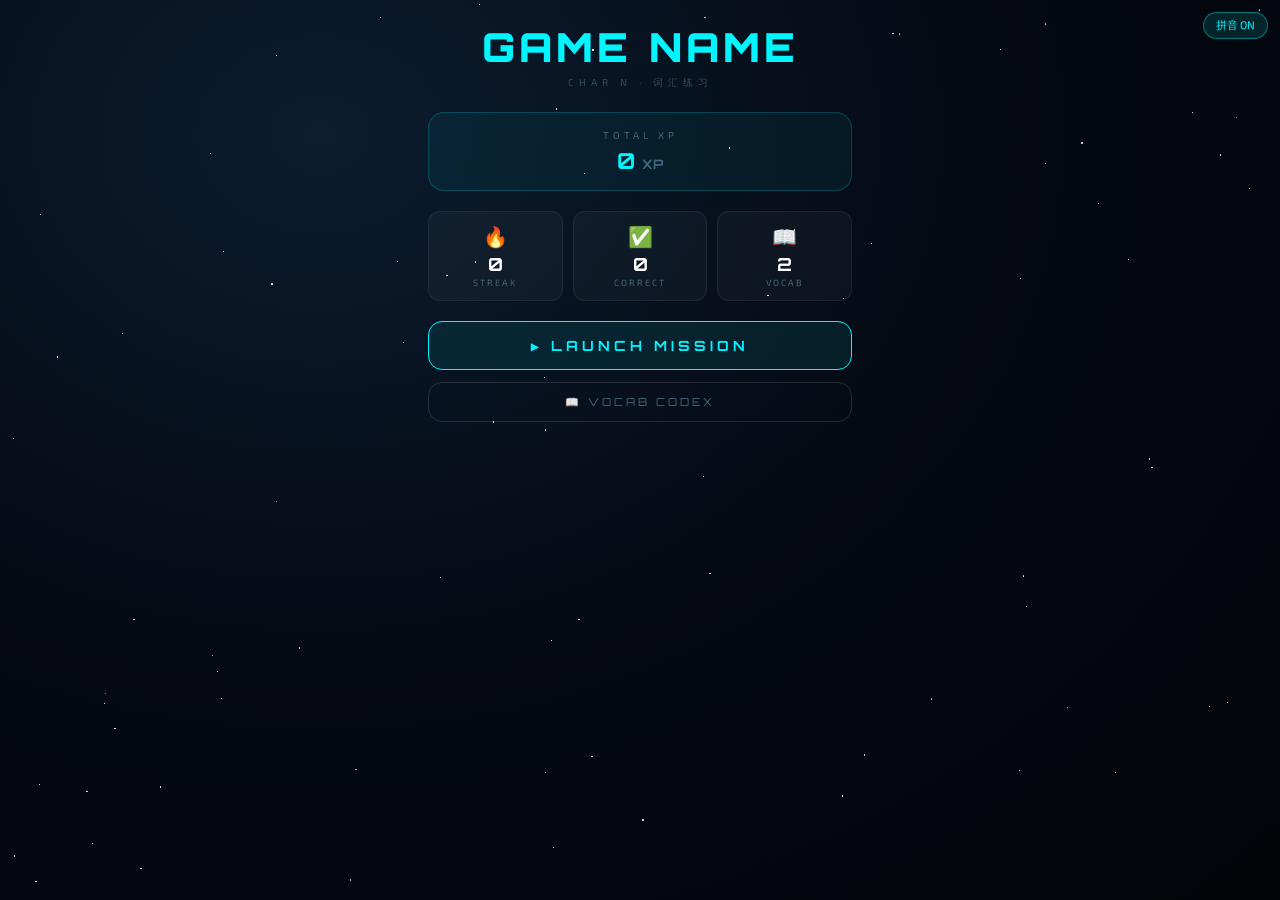
<file: _template.html>
<!DOCTYPE html>
<html lang="en">
<head>
<meta charset="UTF-8"/>
<meta name="viewport" content="width=device-width, initial-scale=1.0"/>
<meta name="color-scheme" content="dark"/>
<title>GAME NAME – Char N</title>
<style>
@import url('https://fonts.googleapis.com/css2?family=Orbitron:wght@700;900&family=Exo+2:wght@400;600&display=swap');
*{box-sizing:border-box;margin:0;padding:0}
body{min-height:100vh;background:radial-gradient(ellipse at 25% 15%,#0b1d30,#050912 50%,#020408);color:#fff;font-family:'Exo 2',sans-serif;overflow-x:hidden}
.star{position:fixed;border-radius:50%;background:#fff;pointer-events:none;animation:tw var(--d) var(--dl) ease-in-out infinite}
@keyframes tw{0%,100%{opacity:.1}50%{opacity:.8}}
@keyframes glow{0%,100%{text-shadow:0 0 10px currentColor}50%{text-shadow:0 0 28px currentColor,0 0 52px currentColor}}
@keyframes slideIn{from{opacity:0;transform:translateY(14px)}to{opacity:1;transform:translateY(0)}}
@keyframes pop{0%{transform:scale(.7);opacity:0}70%{transform:scale(1.08)}100%{transform:scale(1);opacity:1}}
@keyframes shake{0%,100%{transform:none}25%{transform:translateX(-6px)}75%{transform:translateX(6px)}}
@keyframes floatUp{0%{opacity:1;transform:translateY(0)}100%{opacity:0;transform:translateY(-70px)}}

/* ── pinyin toggle ── */
#pinyin-btn{position:fixed;top:12px;right:12px;z-index:300;padding:5px 12px;border:1px solid rgba(0,245,255,.4);border-radius:20px;background:rgba(0,245,255,.12);color:#00f5ff;font-family:'Exo 2',sans-serif;font-size:11px;cursor:pointer}

/* ── screens ── */
.screen{display:none;padding:22px 18px 48px;max-width:460px;margin:0 auto}
.screen.active{display:block;animation:slideIn .4s ease}

/* ── home ── */
#title{font-family:'Orbitron',monospace;font-size:clamp(26px,7vw,40px);font-weight:900;color:#00f5ff;letter-spacing:4px;text-align:center;animation:glow 3s ease-in-out infinite;margin-bottom:4px}
#sub{text-align:center;font-size:10px;color:#334d5c;letter-spacing:5px;margin-bottom:22px}
#xp-panel{background:rgba(0,245,255,.05);border:1px solid rgba(0,245,255,.2);border-radius:16px;padding:16px 20px;text-align:center;margin-bottom:20px}
#xp-val{font-family:'Orbitron',monospace;font-size:22px;font-weight:700;color:#00f5ff}
.stat-row{display:flex;gap:10px;margin-bottom:20px}
.stat{flex:1;background:rgba(255,255,255,.03);border:1px solid rgba(255,255,255,.07);border-radius:12px;padding:12px 6px;text-align:center}
.stat-icon{font-size:20px;margin-bottom:4px}
.stat-num{font-family:'Orbitron',monospace;font-size:18px;font-weight:700}
.stat-lbl{font-size:9px;color:#44667a;letter-spacing:2px;margin-top:2px}
.btn-primary{display:block;width:100%;padding:15px;background:rgba(0,245,255,.08);border:1.5px solid #00f5ff;border-radius:14px;color:#00f5ff;font-family:'Orbitron',monospace;font-size:14px;font-weight:700;letter-spacing:4px;cursor:pointer;margin-bottom:12px;text-align:center}
.btn-secondary{display:block;width:100%;padding:12px;background:transparent;border:1px solid rgba(255,255,255,.12);border-radius:14px;color:#44667a;font-family:'Orbitron',monospace;font-size:11px;letter-spacing:3px;cursor:pointer;text-align:center}

/* ── codex ── */
#codex-list{display:flex;flex-direction:column;gap:8px}
.cx-card{background:rgba(255,255,255,.03);border:1px solid rgba(255,255,255,.08);border-radius:12px;padding:12px 14px;display:flex;align-items:center;gap:14px}
.cx-char{font-family:serif;font-size:22px;color:#fff;min-width:90px;line-height:1.4}
.cx-py{font-size:11px;color:#00cfff;margin-bottom:2px}
.cx-en{font-size:11px;color:#44667a}
.back-btn{display:flex;align-items:center;gap:10px;margin-bottom:18px;cursor:pointer;color:#44667a}
.back-arrow{font-size:22px}
.back-label{font-family:'Orbitron',monospace;font-size:13px;letter-spacing:3px}

/* ── floater (xp/star pop feedback) ── */
.floater{position:fixed;font-size:24px;pointer-events:none;animation:floatUp 1.1s ease-out forwards}

/* ══════════════════════════════════════════════════════════════════════════
   GAME-SPECIFIC CSS — add screens/components for this game below this line
   ══════════════════════════════════════════════════════════════════════════ */

</style>
</head>
<body>

<button id="pinyin-btn" onclick="togglePinyin()">拼音 ON</button>

<!-- HOME -->
<div id="home" class="screen active">
  <div id="title">GAME NAME</div>
  <div id="sub">CHAR N · 词汇练习</div>
  <div id="xp-panel">
    <div style="font-size:10px;color:#44667a;letter-spacing:4px;margin-bottom:6px">TOTAL XP</div>
    <div id="xp-val">0 <span style="font-size:13px;color:#44667a">XP</span></div>
  </div>
  <div class="stat-row">
    <div class="stat"><div class="stat-icon">🔥</div><div class="stat-num" id="st-streak">0</div><div class="stat-lbl">STREAK</div></div>
    <div class="stat"><div class="stat-icon">✅</div><div class="stat-num" id="st-correct">0</div><div class="stat-lbl">CORRECT</div></div>
    <div class="stat"><div class="stat-icon">📖</div><div class="stat-num" id="st-vocab">0</div><div class="stat-lbl">VOCAB</div></div>
  </div>
  <button class="btn-primary" onclick="startGame()">▶ LAUNCH MISSION</button>
  <button class="btn-secondary" onclick="showCodex()">📖 VOCAB CODEX</button>
</div>

<!-- CODEX -->
<div id="codex" class="screen">
  <div class="back-btn" onclick="showScreen('home')">
    <span class="back-arrow">←</span>
    <span class="back-label" style="color:#00f5ff">VOCAB CODEX</span>
    <span style="margin-left:auto;font-size:11px;color:#44667a" id="codex-tag"></span>
  </div>
  <div id="codex-list"></div>
</div>

<!-- ══════════════════════════════════════════════════════════════════════
     GAME-SPECIFIC SCREENS — add .screen divs for this game below this line
     (quiz screen, result screen, canvas screen, etc.)
     ══════════════════════════════════════════════════════════════════════ -->

<script>
/* ── vocab data — swap in the current week's set ─────────────────────────── */
var VOCAB = [
  {char:"环保袋",    py:"huán bǎo dài",          en:"eco / reusable bag"},
  {char:"组屋楼下",  py:"zǔ wū lóu xià",          en:"downstairs of the flat"},
];

/* optional — only needed by sentence-based games (Recall, Dictation drills) */
var SENTENCES = [
  // {chars:["环","保","袋"],py:["huán","bǎo","dài"],en:"eco / reusable bag",full:"环保袋"},
];

/* ── identity — set these two per game file, storage keys derive from them ── */
var CHARSET = 'c4';   // c3, c4, c5, ...
var GAME = 'template'; // quest, recall, wall, write, dict, ...

var xp = 0, streak = 0, totalCorrect = 0;
var showPinyin = true;

/* ── storage convention: cls_<charset>_<game>_<metric>, see ARCHITECTURE.md ── */
function key(metric) { return 'cls_' + CHARSET + '_' + GAME + '_' + metric; }

function load() {
  try {
    xp = parseInt(localStorage.getItem(key('xp'))) || 0;
    streak = parseInt(localStorage.getItem(key('streak'))) || 0;
    totalCorrect = parseInt(localStorage.getItem(key('correct'))) || 0;
    showPinyin = localStorage.getItem('pinyin_on') !== 'false';
  } catch(e) {}
  document.getElementById('xp-val').innerHTML = xp + ' <span style="font-size:13px;color:#44667a">XP</span>';
  document.getElementById('st-streak').textContent = streak;
  document.getElementById('st-correct').textContent = totalCorrect;
  document.getElementById('st-vocab').textContent = VOCAB.length;
  document.getElementById('pinyin-btn').textContent = '拼音 ' + (showPinyin ? 'ON' : 'OFF');
  document.getElementById('codex-tag').textContent = CHARSET.toUpperCase();
  buildCodex();
  buildStars();
}
function save() {
  try {
    localStorage.setItem(key('xp'), xp);
    localStorage.setItem(key('streak'), streak);
    localStorage.setItem(key('correct'), totalCorrect);
  } catch(e) {}
}

/* ── stars background ─────────────────────────────────────────────────── */
function buildStars() {
  for (var i = 0; i < 80; i++) {
    var s = document.createElement('div');
    s.className = 'star';
    s.style.cssText = 'left:' + Math.random()*100 + '%;top:' + Math.random()*100 + '%;width:' + (Math.random()*1.6+.3) + 'px;height:' + (Math.random()*1.6+.3) + 'px;--d:' + (Math.random()*3+2) + 's;--dl:' + (Math.random()*6) + 's';
    document.body.appendChild(s);
  }
}

/* ── pinyin toggle (global pref, shared across every game) ──────────────── */
function togglePinyin() {
  showPinyin = !showPinyin;
  document.getElementById('pinyin-btn').textContent = '拼音 ' + (showPinyin ? 'ON' : 'OFF');
  try { localStorage.setItem('pinyin_on', showPinyin); } catch(e) {}
  buildCodex();
}

/* ── screens ──────────────────────────────────────────────────────────── */
function showScreen(id) {
  var screens = document.querySelectorAll('.screen');
  for (var i = 0; i < screens.length; i++) screens[i].classList.remove('active');
  document.getElementById(id).classList.add('active');
}
function showCodex() { buildCodex(); showScreen('codex'); }

function buildCodex() {
  var list = document.getElementById('codex-list');
  list.innerHTML = '';
  for (var i = 0; i < VOCAB.length; i++) {
    var v = VOCAB[i];
    var card = document.createElement('div');
    card.className = 'cx-card';
    card.innerHTML = '<div class="cx-char">' + v.char + '</div><div>' +
      (showPinyin ? '<div class="cx-py">' + v.py + '</div>' : '') +
      '<div class="cx-en">' + v.en + '</div></div>';
    list.appendChild(card);
  }
}

/* ── shared helpers ───────────────────────────────────────────────────── */
function shuffle(a) {
  var arr = a.slice();
  for (var i = arr.length-1; i > 0; i--) {
    var j = Math.floor(Math.random()*(i+1));
    var t = arr[i]; arr[i] = arr[j]; arr[j] = t;
  }
  return arr;
}

function spawnFloater(emoji) {
  var f = document.createElement('div');
  f.className = 'floater';
  f.textContent = emoji;
  f.style.left = (30 + Math.random()*40) + '%';
  f.style.top = '40%';
  document.body.appendChild(f);
  setTimeout(function(){ f.remove(); }, 1200);
}

/* ══════════════════════════════════════════════════════════════════════
   GAME-SPECIFIC LOGIC — build this game's mechanic below this line.
   Call save() after changing xp/streak/totalCorrect, and use showScreen()
   to navigate. Remember: init any <canvas> getContext('2d') only after
   its screen has .active applied (see ARCHITECTURE.md compatibility rules).
   ══════════════════════════════════════════════════════════════════════ */

function startGame() {
  // TODO: implement this game's mechanic
}

load();
</script>
</body>
</html>
</file>
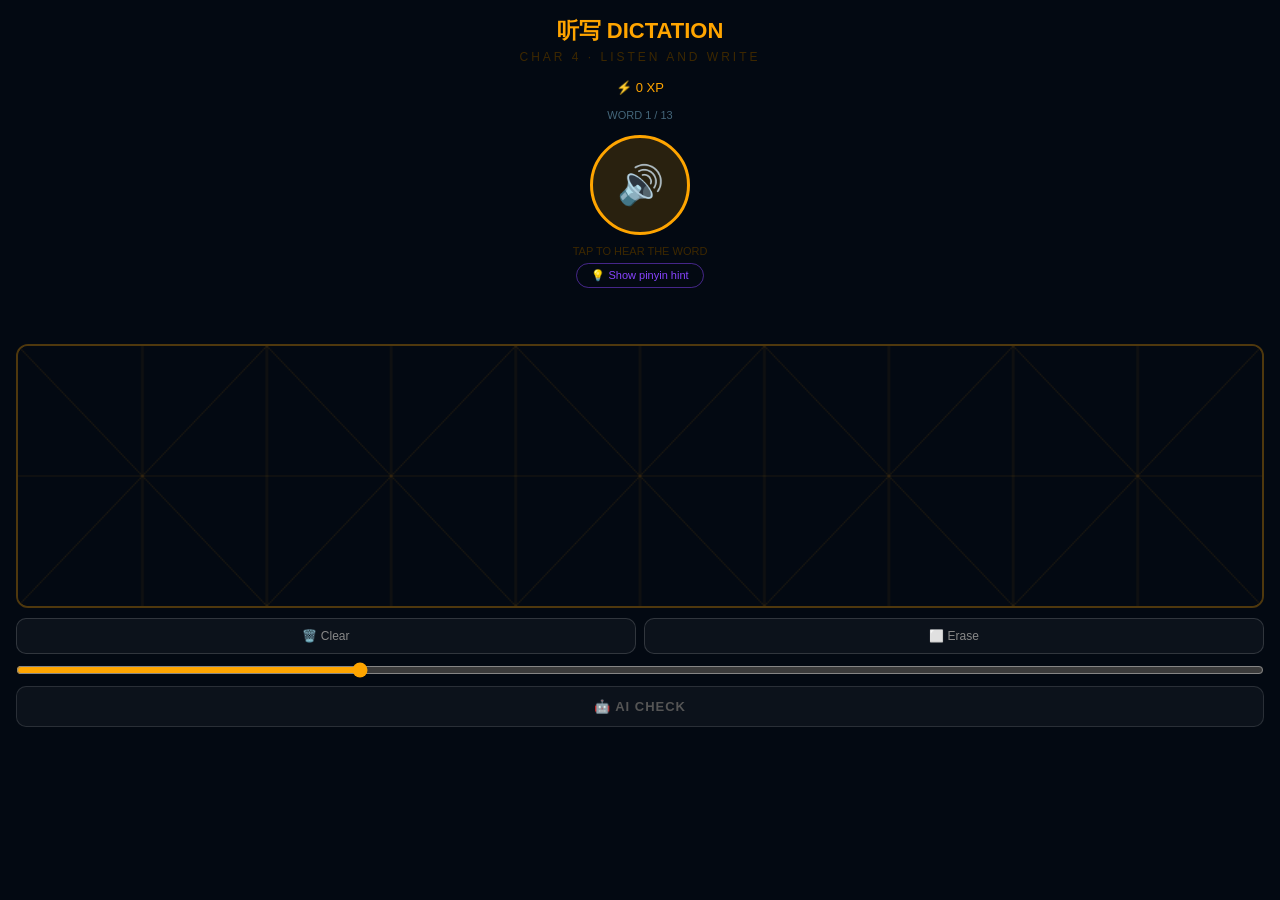
<file: char4-dictation.html>
<!DOCTYPE html>
<html lang="en">
<head>
<meta charset="UTF-8"/>
<meta name="viewport" content="width=device-width, initial-scale=1.0"/>
<meta name="color-scheme" content="dark"/>
<title>听写 DICTATION – Char 4</title>
<style>
*{box-sizing:border-box;margin:0;padding:0}
body{background:#030912;color:#fff;font-family:sans-serif;padding:16px;min-height:100vh}
h1{font-size:22px;color:#ffa500;text-align:center;margin-bottom:4px}
#status{text-align:center;font-size:12px;color:#3d2800;letter-spacing:3px;margin-bottom:16px}
#word-num{text-align:center;font-size:11px;color:#44667a;margin-bottom:14px}

/* speak */
#speak-btn{display:block;width:100px;height:100px;border-radius:50%;background:rgba(255,165,0,.15);border:3px solid #ffa500;color:#ffa500;font-size:38px;cursor:pointer;margin:0 auto 10px}
#play-lbl{text-align:center;font-size:11px;color:#3d2800;margin-bottom:6px}
#hint-btn{display:block;margin:0 auto 16px;padding:5px 14px;background:transparent;border:1px solid rgba(136,68,255,.5);border-radius:20px;color:#8844ff;font-size:11px;cursor:pointer}
#hint-txt{text-align:center;font-size:16px;color:rgba(136,68,255,.8);letter-spacing:2px;margin-bottom:16px;min-height:24px}

/* canvas */
#canvas-wrap{border:2px solid rgba(255,165,0,.3);border-radius:12px;overflow:hidden;margin-bottom:10px;position:relative}
canvas{display:block;width:100%;background:#030912;touch-action:none}
#spin{display:none;position:absolute;top:0;left:0;right:0;bottom:0;background:rgba(0,0,0,.7);text-align:center;padding-top:80px;font-size:13px;color:#ffa500}

/* buttons */
.row{display:flex;gap:8px;margin-bottom:8px}
.btn{flex:1;padding:10px;border-radius:10px;font-size:12px;cursor:pointer;text-align:center;border:1px solid rgba(255,255,255,.15);background:rgba(255,255,255,.04);color:#888}
#ai-btn{display:block;width:100%;padding:12px;border-radius:10px;font-size:13px;font-weight:bold;cursor:pointer;margin-bottom:8px;background:rgba(255,255,255,.04);border:1px solid rgba(255,255,255,.12);color:#555;letter-spacing:1px}
#ai-btn.ready{background:rgba(255,165,0,.15);border-color:#ffa500;color:#ffa500}

/* self grade */
#sg{display:none;margin-bottom:8px}
#sg p{font-size:10px;color:#3d2800;text-align:center;margin-bottom:6px;letter-spacing:2px}
.sg-row{display:flex;gap:8px}
.sg-btn{flex:1;padding:9px 4px;border-radius:10px;font-size:11px;cursor:pointer;text-align:center}

/* feedback */
#fb{display:none;border-radius:12px;padding:14px;margin-bottom:10px;text-align:center}
#fb .ans{background:rgba(255,165,0,.07);border:1px solid rgba(255,165,0,.2);border-radius:10px;padding:12px;margin-top:10px}
#fb .ans .ch{font-family:serif;font-size:36px;letter-spacing:4px}
#fb .ans .py{font-size:11px;color:#3d2800;margin-top:4px}

#next-btn{display:none;width:100%;padding:14px;border-radius:12px;font-size:14px;font-weight:bold;cursor:pointer;text-align:center;background:rgba(255,165,0,.12);border:1.5px solid #ffa500;color:#ffa500;letter-spacing:2px}
#xp-bar{text-align:center;font-size:13px;color:#ffa500;margin-bottom:14px}
</style>
</head>
<body>

<h1>听写 DICTATION</h1>
<div id="status">CHAR 4 · LISTEN AND WRITE</div>
<div id="xp-bar">⚡ <span id="xp-num">0</span> XP</div>
<div id="word-num"></div>

<button id="speak-btn" onclick="speak()">🔊</button>
<div id="play-lbl">TAP TO HEAR THE WORD</div>
<button id="hint-btn" onclick="toggleHint()">💡 Show pinyin hint</button>
<div id="hint-txt"></div>

<div id="canvas-wrap">
  <canvas id="cv" width="800" height="260" style="height:260px"></canvas>
  <div id="spin">Checking...</div>
</div>

<div class="row">
  <button class="btn" onclick="clearAll()">🗑️ Clear</button>
  <button class="btn" id="erase-btn" onclick="toggleErase()">⬜ Erase</button>
</div>
<input type="range" min="10" max="120" value="40" id="esz" oninput="esz=+this.value" style="width:100%;accent-color:#ffa500;margin-bottom:8px">

<button id="ai-btn" onclick="doCheck()">🤖 AI CHECK</button>

<div id="sg">
  <p>OR SELF-GRADE</p>
  <div class="sg-row">
    <button class="sg-btn" onclick="grade('correct')" style="border:1px solid #00ff8844;color:#00ff88">✅ Got it</button>
    <button class="sg-btn" onclick="grade('partial')" style="border:1px solid #ffcc0044;color:#ffcc00">💪 Almost</button>
    <button class="sg-btn" onclick="grade('incorrect')" style="border:1px solid #ff446644;color:#ff4466">❌ Not yet</button>
  </div>
</div>

<div id="fb">
  <div id="fb-icon" style="font-size:28px;margin-bottom:6px"></div>
  <div id="fb-lbl" style="font-size:14px;font-weight:bold;margin-bottom:6px"></div>
  <div id="fb-msg" style="font-size:13px;color:#7799aa;margin-bottom:10px"></div>
  <div class="ans">
    <div style="font-size:9px;color:#3d2800;letter-spacing:3px;margin-bottom:8px">CORRECT ANSWER</div>
    <div class="ch" id="fb-ch"></div>
    <div class="py" id="fb-py"></div>
  </div>
</div>

<button id="next-btn" onclick="next()">NEXT WORD →</button>

<script>
var VOCAB=[
  {char:"环保袋",py:"huán bǎo dài",en:"eco / reusable bag"},
  {char:"组屋楼下",py:"zǔ wū lóu xià",en:"downstairs of the flat"},
  {char:"停车场",py:"tíng chē chǎng",en:"car park"},
  {char:"几辆汽车",py:"jǐ liàng qì chē",en:"several cars"},
  {char:"灯一直亮着",py:"dēng yī zhí liàng zhe",en:"lights kept on"},
  {char:"所以",py:"suǒ yǐ",en:"therefore / so"},
  {char:"一张纸",py:"yī zhāng zhǐ",en:"a piece of paper"},
  {char:"日用品",py:"rì yòng pǐn",en:"daily necessities"},
  {char:"认为",py:"rèn wéi",en:"to think / believe"},
  {char:"责任感",py:"zé rèn gǎn",en:"sense of responsibility"},
  {char:"我们一起回家吧",py:"wǒ men yī qǐ huí jiā ba",en:"let's go home together"},
  {char:"如果我有很多钱",py:"rú guǒ wǒ yǒu hěn duō qián",en:"if I had a lot of money"},
  {char:"我就买一辆车",py:"wǒ jiù mǎi yī liàng chē",en:"I would buy a car"},
];

var queue=[],qi=0,xp=0,drawn=false,erasing=false,esz=40,speaking=false,hinting=false;

function shuffle(a){var r=a.slice();for(var i=r.length-1;i>0;i--){var j=Math.floor(Math.random()*(i+1));var t=r[i];r[i]=r[j];r[j]=t;}return r;}
try{xp=parseInt(localStorage.getItem('d4xp'))||0;}catch(e){}
function saveXP(){try{localStorage.setItem('d4xp',xp);}catch(e){}}

// canvas
var cv=document.getElementById('cv');
var ctx=cv.getContext('2d');
var drawing=false,lx=0,ly=0;

function getP(e){var r=cv.getBoundingClientRect();var s=e.touches?e.touches[0]:e;return{x:(s.clientX-r.left)*(cv.width/r.width),y:(s.clientY-r.top)*(cv.height/r.height)};}
cv.onmousedown=function(e){e.preventDefault();drawing=true;var p=getP(e);lx=p.x;ly=p.y;if(!erasing)enableCheck();}
cv.onmousemove=function(e){e.preventDefault();if(!drawing)return;doDraw(e);}
cv.onmouseup=cv.onmouseleave=function(e){e.preventDefault();drawing=false;}
cv.addEventListener('touchstart',function(e){e.preventDefault();drawing=true;var p=getP(e);lx=p.x;ly=p.y;if(!erasing)enableCheck();},{passive:false});
cv.addEventListener('touchmove',function(e){e.preventDefault();if(!drawing)return;doDraw(e);},{passive:false});
cv.addEventListener('touchend',function(e){e.preventDefault();drawing=false;},{passive:false});

function doDraw(e){var p=getP(e);if(erasing){ctx.clearRect(p.x-esz/2,p.y-esz/2,esz,esz);}else{drawn=true;ctx.beginPath();ctx.moveTo(lx,ly);ctx.lineTo(p.x,p.y);ctx.strokeStyle='#fff';ctx.lineWidth=5;ctx.lineCap='round';ctx.stroke();}lx=p.x;ly=p.y;}

function enableCheck(){drawn=true;var b=document.getElementById('ai-btn');b.className='ready';b.disabled=false;document.getElementById('sg').style.display='block';}
function clearAll(){ctx.clearRect(0,0,cv.width,cv.height);drawGrid();drawn=false;var b=document.getElementById('ai-btn');b.className='';b.disabled=true;document.getElementById('sg').style.display='none';document.getElementById('canvas-wrap').style.borderColor='rgba(255,165,0,.3)';document.getElementById('canvas-wrap').style.boxShadow='none';}
function drawGrid(){if(!queue[qi])return;var n=queue[qi].char.length;var cw=cv.width/n;ctx.strokeStyle='rgba(255,165,0,.1)';ctx.lineWidth=1;for(var i=1;i<n;i++){ctx.beginPath();ctx.moveTo(i*cw,0);ctx.lineTo(i*cw,cv.height);ctx.stroke();}for(var i=0;i<n;i++){ctx.beginPath();ctx.moveTo(i*cw,0);ctx.lineTo((i+1)*cw,cv.height);ctx.stroke();ctx.beginPath();ctx.moveTo((i+1)*cw,0);ctx.lineTo(i*cw,cv.height);ctx.stroke();ctx.beginPath();ctx.moveTo(i*cw,cv.height/2);ctx.lineTo((i+1)*cw,cv.height/2);ctx.stroke();ctx.beginPath();ctx.moveTo(i*cw+cw/2,0);ctx.lineTo(i*cw+cw/2,cv.height);ctx.stroke();}}
function toggleErase(){erasing=!erasing;document.getElementById('erase-btn').textContent=erasing?'✏️ Draw':'⬜ Erase';document.getElementById('erase-btn').style.color=erasing?'#ffcc00':'#888';document.getElementById('erase-btn').style.borderColor=erasing?'#ffcc00':'rgba(255,255,255,.15)';}

// speech
function speak(){
  var item=queue[qi];if(!item||speaking)return;
  speaking=true;
  document.getElementById('play-lbl').textContent='Playing... tap to replay';
  if(!window.speechSynthesis){speaking=false;document.getElementById('play-lbl').textContent='Speech not available — use hint';return;}
  window.speechSynthesis.cancel();
  function go(){var u=new SpeechSynthesisUtterance(item.char);u.lang='zh-CN';u.rate=0.5;var vv=window.speechSynthesis.getVoices();for(var i=0;i<vv.length;i++){if(vv[i].lang&&vv[i].lang.indexOf('zh')===0){u.voice=vv[i];break;}}u.onend=u.onerror=function(){speaking=false;document.getElementById('play-lbl').textContent='Tap to replay';};window.speechSynthesis.speak(u);setTimeout(function(){if(window.speechSynthesis.paused)window.speechSynthesis.resume();},300);}
  var vv=window.speechSynthesis.getVoices();
  if(!vv.length){var done=false;window.speechSynthesis.onvoiceschanged=function(){if(!done){done=true;go();}};setTimeout(function(){if(!done){done=true;go();}},800);}else{go();}
}
function toggleHint(){hinting=!hinting;var item=queue[qi];document.getElementById('hint-txt').textContent=hinting?item.py:'';document.getElementById('hint-btn').textContent=hinting?'🙈 Hide hint':'💡 Show pinyin hint';}

// AI check
async function doCheck(){
  if(!drawn)return;
  document.getElementById('spin').style.display='block';
  try{
    var b64=cv.toDataURL('image/png').split(',')[1];
    var item=queue[qi];
    var prompt='Child wrote '+JSON.stringify(item.char)+' ('+item.py+') from audio across '+item.char.length+' boxes. Be maximally generous: correct if ANY strokes. Only incorrect if box totally blank. Default correct. Reply ONLY valid JSON: {"grade":"correct","comment":"Short praise max 6 words."}';
    var r=await fetch('https://api.anthropic.com/v1/messages',{method:'POST',headers:{'Content-Type':'application/json'},body:JSON.stringify({model:'claude-sonnet-4-6',max_tokens:200,messages:[{role:'user',content:[{type:'image',source:{type:'base64',media_type:'image/png',data:b64}},{type:'text',text:prompt}]}]})});
    var d=await r.json();
    var raw=(d.content||[]).find(function(b){return b.type==='text';});
    var p=JSON.parse((raw?raw.text:'{}').replace(/```json/g,'').replace(/```/g,'').trim());
    grade(p.grade||'incorrect',p.comment||'Keep going!');
  }catch(e){grade('error','Could not check — self-grade instead.');}
  document.getElementById('spin').style.display='none';
}
function grade(g,msg){
  var GC={correct:'#00ff88',partial:'#ffcc00',incorrect:'#ff4466',error:'#ff9900'};
  var GE={correct:'⭐',partial:'💪',incorrect:'❌',error:'⚠️'};
  var GL={correct:'CORRECT! +30 XP',partial:'PARTIAL! +10 XP',incorrect:'KEEP PRACTISING',error:'CHECK BELOW'};
  var col=GC[g]||'#ff9900';
  if(g==='correct')xp+=30;else if(g==='partial')xp+=10;
  saveXP();document.getElementById('xp-num').textContent=xp;
  document.getElementById('canvas-wrap').style.borderColor=col;
  document.getElementById('canvas-wrap').style.boxShadow='0 0 18px '+col+'44';
  var fb=document.getElementById('fb');fb.style.display='block';fb.style.background='rgba(255,255,255,.04)';fb.style.border='1px solid '+col+'55';
  document.getElementById('fb-icon').textContent=GE[g]||'⚠️';
  document.getElementById('fb-lbl').textContent=GL[g]||'';document.getElementById('fb-lbl').style.color=col;
  document.getElementById('fb-msg').textContent=msg||'';
  var item=queue[qi];
  document.getElementById('fb-ch').textContent=item.char;document.getElementById('fb-ch').style.color=col;
  document.getElementById('fb-py').textContent=item.py+' · '+item.en;
  document.getElementById('ai-btn').style.display='none';
  document.getElementById('sg').style.display='none';
  var nb=document.getElementById('next-btn');nb.style.display='block';nb.textContent=qi+1<queue.length?'NEXT WORD →':'🔁 START AGAIN';
}
function next(){
  if(qi+1<queue.length){qi++;loadWord();}
  else{qi=0;queue=shuffle(VOCAB);loadWord();}
}
function loadWord(){
  var item=queue[qi];
  document.getElementById('word-num').textContent='WORD '+(qi+1)+' / '+queue.length;
  document.getElementById('play-lbl').textContent='TAP TO HEAR THE WORD';
  document.getElementById('hint-txt').textContent='';hinting=false;
  document.getElementById('hint-btn').textContent='💡 Show pinyin hint';
  document.getElementById('fb').style.display='none';
  document.getElementById('next-btn').style.display='none';
  document.getElementById('ai-btn').style.display='block';
  var b=document.getElementById('ai-btn');b.className='';b.disabled=true;
  document.getElementById('sg').style.display='none';
  clearAll();
}

// start
queue=shuffle(VOCAB);
document.getElementById('xp-num').textContent=xp;
loadWord();
</script>
</body>
</html>
</file>
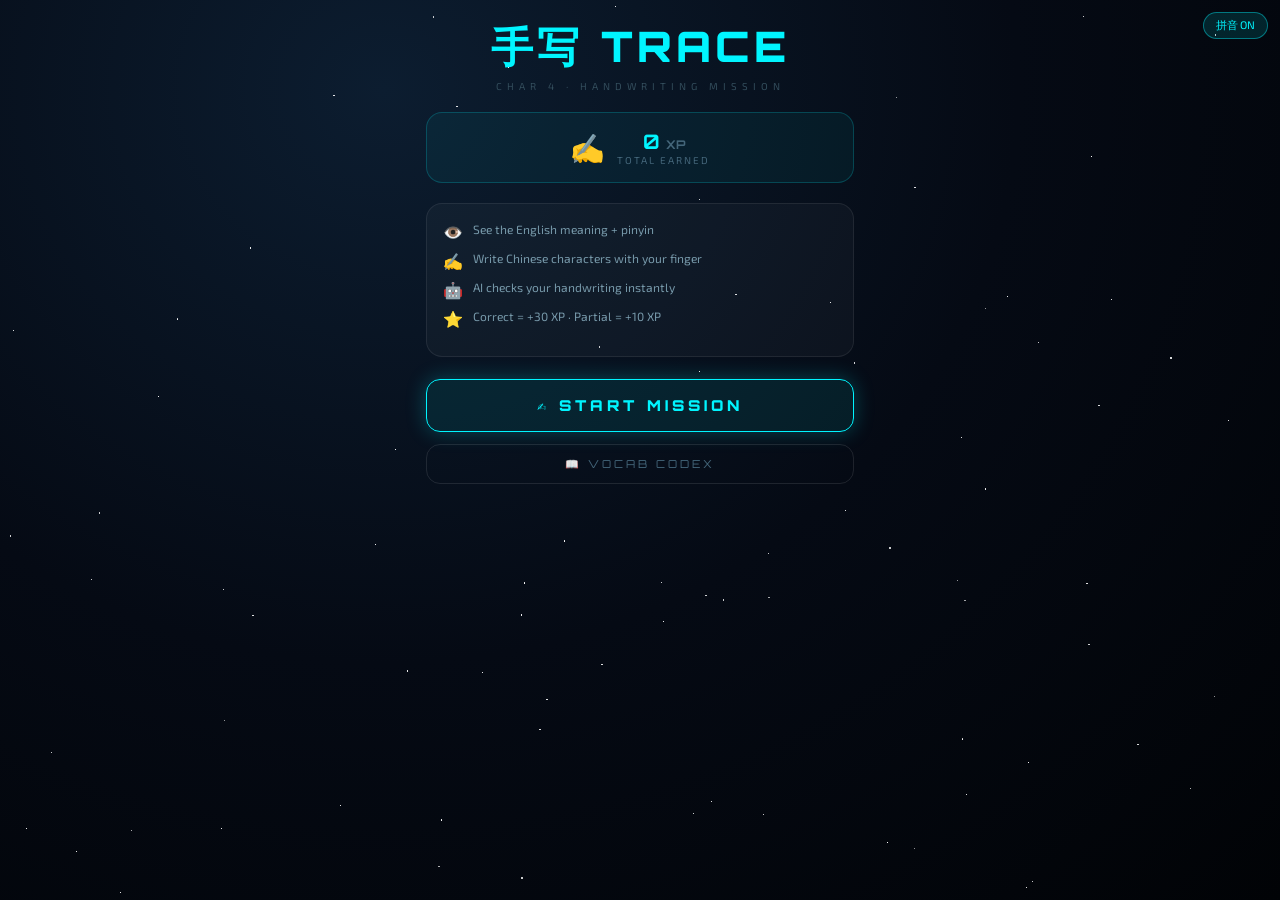
<file: char4-handwrite.html>
<!DOCTYPE html>
<html lang="en">
<head>
<meta charset="UTF-8"/>
<meta name="viewport" content="width=device-width, initial-scale=1.0"/>
<meta name="color-scheme" content="dark"/>
<title>手写 TRACE – Char 4</title>
<style>
@import url('https://fonts.googleapis.com/css2?family=Orbitron:wght@700;900&family=Exo+2:wght@400;600&display=swap');
*{box-sizing:border-box;margin:0;padding:0}
body{min-height:100vh;background:radial-gradient(ellipse at 30% 10%,#0c1d30,#050a14 50%,#010306);color:#fff;font-family:'Exo 2',sans-serif;overflow-x:hidden}
.star{position:fixed;border-radius:50%;background:#fff;pointer-events:none;animation:tw var(--d) var(--dl) ease-in-out infinite}
@keyframes tw{0%,100%{opacity:.12}50%{opacity:.85}}
@keyframes glow{0%,100%{text-shadow:0 0 10px currentColor}50%{text-shadow:0 0 30px currentColor,0 0 55px currentColor}}
@keyframes slideIn{from{opacity:0;transform:translateY(14px)}to{opacity:1;transform:translateY(0)}}
@keyframes pop{0%{transform:scale(.6);opacity:0}70%{transform:scale(1.1)}100%{transform:scale(1);opacity:1}}
@keyframes spin{from{transform:rotate(0deg)}to{transform:rotate(360deg)}}

#pinyin-btn{position:fixed;top:12px;right:12px;z-index:300;padding:5px 12px;border:1px solid rgba(0,245,255,.4);border-radius:20px;background:rgba(0,245,255,.12);color:#00f5ff;font-family:'Exo 2',sans-serif;font-size:11px;cursor:pointer}
.screen{display:none;padding:20px 16px 52px;max-width:460px;margin:0 auto}
.screen.active{display:block;animation:slideIn .4s ease}

#title{font-family:'Orbitron',monospace;font-size:clamp(26px,6.5vw,42px);font-weight:900;color:#00f5ff;letter-spacing:4px;text-align:center;animation:glow 3s ease-in-out infinite;margin-bottom:4px}
#sub{text-align:center;font-size:10px;color:#334d5c;letter-spacing:5px;margin-bottom:20px}
#xp-panel{background:rgba(0,245,255,.05);border:1px solid rgba(0,245,255,.2);border-radius:16px;padding:16px 20px;text-align:center;margin-bottom:20px;display:flex;align-items:center;justify-content:center;gap:12px}
#xp-val{font-family:'Orbitron',monospace;font-size:20px;font-weight:700;color:#00f5ff}
.how-box{background:rgba(255,255,255,.03);border:1px solid rgba(255,255,255,.08);border-radius:16px;padding:18px 16px;margin-bottom:22px}
.how-row{display:flex;gap:10px;margin-bottom:9px;align-items:flex-start;font-size:12px;color:#7799aa}
.btn-start{display:block;width:100%;padding:16px;background:rgba(0,245,255,.08);border:1.5px solid #00f5ff;border-radius:14px;color:#00f5ff;font-family:'Orbitron',monospace;font-size:15px;font-weight:900;letter-spacing:4px;cursor:pointer;text-align:center;margin-bottom:12px;box-shadow:0 0 20px rgba(0,245,255,.25)}
.btn-codex{display:block;width:100%;padding:12px;background:transparent;border:1px solid rgba(255,255,255,.1);border-radius:14px;color:#44667a;font-family:'Orbitron',monospace;font-size:11px;letter-spacing:3px;cursor:pointer;text-align:center}

#prog-bar{height:4px;background:#081520;border-radius:2px;overflow:hidden;margin-bottom:14px}
#prog-fill{height:100%;background:linear-gradient(90deg,#00f5ff,#8844ff);transition:width .5s ease}
#prompt-card{background:rgba(0,245,255,.05);border:1px solid rgba(0,245,255,.2);border-radius:16px;padding:16px 18px;margin-bottom:14px;text-align:center}
#prompt-lbl{font-size:10px;color:#334d5c;letter-spacing:4px;margin-bottom:8px}
#prompt-meaning{font-family:'Orbitron',monospace;font-weight:900;font-size:clamp(18px,5vw,28px);color:#00f5ff;letter-spacing:2px;animation:glow 2s ease-in-out infinite;text-transform:uppercase}
#prompt-py{font-size:13px;color:#44667a;margin-top:6px}
#peek-btn{margin-top:10px;padding:4px 12px;background:transparent;border:1px solid rgba(0,245,255,.25);border-radius:8px;color:#334d5c;font-size:10px;cursor:pointer}
#peek-char{margin-top:8px;font-family:serif;font-size:clamp(30px,8vw,50px);color:rgba(0,245,255,.3);letter-spacing:4px;animation:pop .3s ease;display:none}
#canvas-wrap{position:relative;margin-bottom:12px;overflow:hidden;transition:border .4s,box-shadow .4s}
#draw-canvas{display:block;width:100%;background:#030912;touch-action:none;cursor:crosshair}
#checking-overlay{display:none;position:absolute;inset:0;background:rgba(3,9,18,.75);flex-direction:column;align-items:center;justify-content:center;gap:10px}
#spin-ring{width:28px;height:28px;border:3px solid #00f5ff;border-top-color:transparent;border-radius:50%;animation:spin .8s linear infinite}
.ctrl-row{display:flex;gap:8px;margin-bottom:14px}
.ctrl-btn{flex:1;padding:10px;border-radius:10px;font-size:12px;cursor:pointer;text-align:center}
#ai-btn{width:100%;padding:11px;border-radius:10px;font-family:'Orbitron',monospace;font-size:12px;font-weight:700;letter-spacing:2px;cursor:pointer;margin-bottom:14px;transition:all .2s}
.self-grade-row{display:flex;gap:8px;margin-bottom:14px}
.sg-btn{flex:1;padding:9px 4px;background:rgba(255,255,255,.04);border-radius:10px;font-size:11px;cursor:pointer;text-align:center}
#feedback-card{border-radius:14px;padding:14px 16px;margin-bottom:14px;text-align:center;display:none;animation:pop .4s ease}
#fb-emoji{font-size:28px;margin-bottom:6px}
#fb-label{font-family:'Orbitron',monospace;font-size:14px;font-weight:700;letter-spacing:2px;margin-bottom:6px}
#fb-comment{font-size:13px;color:#7799aa;margin-bottom:12px}
#fb-answer{border-radius:10px;padding:12px 16px;background:rgba(0,245,255,.06);border:1px solid rgba(0,245,255,.2)}
#fb-char{font-family:serif;font-size:clamp(28px,8vw,44px);color:#00f5ff;letter-spacing:4px;text-shadow:0 0 16px rgba(0,245,255,.5)}
#fb-py{font-size:11px;color:#334d5c;margin-top:4px}
#next-btn2{display:none;width:100%;padding:14px;background:rgba(0,245,255,.08);border:1px solid #00f5ff;border-radius:13px;color:#00f5ff;font-family:'Orbitron',monospace;font-size:13px;font-weight:700;letter-spacing:3px;cursor:pointer;text-align:center;box-shadow:0 0 14px rgba(0,245,255,.2)}

/* summary */
#sum2-title{font-family:'Orbitron',monospace;font-size:clamp(14px,3.5vw,20px);font-weight:700;letter-spacing:2px;text-align:center;margin-bottom:6px}
#sum2-score{font-family:'Orbitron',monospace;font-weight:900;font-size:clamp(48px,12vw,76px);line-height:1;text-align:center;margin-bottom:6px}
#sum2-sub{font-size:12px;color:#ffa500;text-align:center;margin-bottom:6px}
#sum2-xp{font-size:13px;color:#44667a;text-align:center;margin-bottom:24px}
#sum2-list{background:rgba(255,255,255,.03);border:1px solid rgba(255,255,255,.07);border-radius:16px;padding:16px 14px;margin-bottom:20px}
.s2row{display:flex;align-items:center;gap:12px;padding:9px 0;border-bottom:1px solid rgba(255,255,255,.05)}
.s2row:last-child{border-bottom:none}

/* codex */
.back-row{display:flex;align-items:center;gap:14px;margin-bottom:20px;cursor:pointer}
#cx2-list{display:flex;flex-direction:column;gap:8px}
.cx2-card{background:rgba(255,255,255,.03);border:1px solid rgba(255,255,255,.08);border-radius:12px;padding:12px 14px;display:flex;align-items:center;gap:14px}
</style>
</head>
<body>
<button id="pinyin-btn" onclick="togglePinyin()">拼音 ON</button>

<div id="home" class="screen active">
  <div id="title">手写 TRACE</div>
  <div id="sub">CHAR 4 · HANDWRITING MISSION</div>
  <div id="xp-panel"><span style="font-size:28px">✍️</span><div><div id="xp-val">0 <span style="font-size:12px;color:#44667a">XP</span></div><div style="font-size:10px;color:#44667a;letter-spacing:2px">TOTAL EARNED</div></div></div>
  <div class="how-box">
    <div class="how-row"><span style="font-size:16px;flex-shrink:0">👁️</span><span>See the English meaning + pinyin</span></div>
    <div class="how-row"><span style="font-size:16px;flex-shrink:0">✍️</span><span>Write Chinese characters with your finger</span></div>
    <div class="how-row"><span style="font-size:16px;flex-shrink:0">🤖</span><span>AI checks your handwriting instantly</span></div>
    <div class="how-row"><span style="font-size:16px;flex-shrink:0">⭐</span><span>Correct = +30 XP · Partial = +10 XP</span></div>
  </div>
  <button class="btn-start" onclick="startSession()">✍️ START MISSION</button>
  <button class="btn-codex" onclick="showCx()">📖 VOCAB CODEX</button>
</div>

<div id="write" class="screen">
  <div id="prog-bar"><div id="prog-fill" style="width:0%"></div></div>
  <div id="prompt-card">
    <div id="prompt-lbl">WRITE THE CHARACTERS FOR</div>
    <div id="prompt-meaning"></div>
    <div id="prompt-py"></div>
    <button id="peek-btn" onclick="togglePeek()">👁️ Peek answer</button>
    <div id="peek-char"></div>
  </div>
  <div id="canvas-wrap" style="border:2px solid rgba(255,255,255,.12);border-radius:14px">
    <div id="box-overlay" style="position:absolute;top:0;left:0;right:0;bottom:0;display:flex;pointer-events:none;z-index:1"></div>
    <canvas id="draw-canvas" width="1200" height="300" style="height:300px"></canvas>
    <div id="checking-overlay" style="display:none;position:absolute;inset:0;background:rgba(3,9,18,.75);display:none;flex-direction:column;align-items:center;justify-content:center;gap:10px">
      <div id="spin-ring"></div>
      <div style="font-family:'Orbitron',monospace;font-size:10px;color:#00f5ff;letter-spacing:3px">AI CHECKING...</div>
    </div>
  </div>
  <div class="ctrl-row">
    <button class="ctrl-btn" onclick="clearCanvas()" style="background:rgba(255,68,102,.08);border:1px solid rgba(255,68,102,.3);color:#ff4466">🗑️ Clear</button>
    <button class="ctrl-btn" id="erase-btn" onclick="toggleErase()" style="background:rgba(255,255,255,.04);border:1px solid rgba(255,255,255,.15);color:#6688aa">⬜ Erase</button>
  </div>
  <div id="eraser-slider" style="display:none;align-items:center;gap:10px;margin-bottom:14px;padding:10px 14px;background:rgba(255,204,0,.06);border:1px solid rgba(255,204,0,.2);border-radius:10px">
    <span>⬜</span>
    <input type="range" min="10" max="120" value="40" id="eraser-size" style="flex:1;accent-color:#ffcc00">
    <span id="eraser-lbl" style="font-family:'Orbitron',monospace;font-size:11px;color:#ffcc00;min-width:32px;text-align:right">40px</span>
  </div>
  <button id="ai-btn" onclick="checkHandwriting()" style="background:rgba(255,255,255,.03);border:1px solid rgba(255,255,255,.1);color:#334d5c" disabled>🤖 AI CHECK</button>
  <div id="self-grade-row" style="display:none">
    <div style="font-size:10px;color:#334d5c;text-align:center;margin-bottom:8px;letter-spacing:2px">OR SELF-GRADE</div>
    <div class="self-grade-row">
      <button class="sg-btn" onclick="selfGrade('correct')" style="border:1px solid #00ff8855;color:#00ff88">✅ Got it</button>
      <button class="sg-btn" onclick="selfGrade('partial')" style="border:1px solid #ffcc0055;color:#ffcc00">💪 Almost</button>
      <button class="sg-btn" onclick="selfGrade('incorrect')" style="border:1px solid #ff446655;color:#ff4466">❌ Not yet</button>
    </div>
  </div>
  <div id="feedback-card">
    <div id="fb-emoji"></div>
    <div id="fb-label"></div>
    <div id="fb-comment"></div>
    <div id="fb-answer"><div style="font-size:10px;color:#334d5c;letter-spacing:3px;margin-bottom:8px">CORRECT ANSWER</div><div id="fb-char"></div><div id="fb-py"></div></div>
  </div>
  <button id="next-btn2" onclick="nextItem()"></button>
</div>

<div id="summary2" class="screen">
  <div id="sum2-title"></div><div id="sum2-score"></div><div id="sum2-sub"></div><div id="sum2-xp"></div>
  <div id="sum2-list"></div>
  <button onclick="startSession()" style="display:block;width:100%;padding:14px;margin-bottom:10px;background:rgba(0,245,255,.08);border:1.5px solid #00f5ff;border-radius:13px;color:#00f5ff;font-family:'Orbitron',monospace;font-size:13px;font-weight:700;letter-spacing:3px;cursor:pointer;text-align:center;box-shadow:0 0 16px rgba(0,245,255,.2)">✍️ NEW MISSION</button>
  <button onclick="showScreen('home')" style="display:block;width:100%;padding:11px;background:transparent;border:1px solid rgba(255,255,255,.1);border-radius:13px;color:#44667a;font-family:'Orbitron',monospace;font-size:10px;letter-spacing:3px;cursor:pointer;text-align:center">← HOME BASE</button>
</div>

<div id="codex2" class="screen">
  <div class="back-row" onclick="showScreen('home')">
    <span style="font-size:22px;color:#44667a">←</span>
    <span style="font-family:'Orbitron',monospace;font-size:13px;color:#00f5ff;letter-spacing:3px">REFERENCE CODEX</span>
    <span style="margin-left:auto;font-size:11px;color:#44667a">CHAR 4</span>
  </div>
  <div id="cx2-list"></div>
</div>

<script>
var VOCAB=[
  {char:"环保袋",py:"huán bǎo dài",en:"eco / reusable bag"},
  {char:"组屋楼下",py:"zǔ wū lóu xià",en:"downstairs of the flat"},
  {char:"停车场",py:"tíng chē chǎng",en:"car park"},
  {char:"几辆汽车",py:"jǐ liàng qì chē",en:"several cars"},
  {char:"灯一直亮着",py:"dēng yī zhí liàng zhe",en:"lights kept on"},
  {char:"所以",py:"suǒ yǐ",en:"therefore / so"},
  {char:"一张纸",py:"yī zhāng zhǐ",en:"a piece of paper"},
  {char:"日用品",py:"rì yòng pǐn",en:"daily necessities"},
  {char:"认为",py:"rèn wéi",en:"to think / believe"},
  {char:"责任感",py:"zé rèn gǎn",en:"sense of responsibility"},
  {char:"我们一起回家吧",py:"wǒ men yī qǐ huí jiā ba",en:"let's go home together"},
  {char:"如果我有很多钱",py:"rú guǒ wǒ yǒu hěn duō qián",en:"if I had a lot of money"},
  {char:"我就买一辆车",py:"wǒ jiù mǎi yī liàng chē",en:"I would buy a car"},
];

var xp=0,showPinyin=true;
var queue=[],qIdx=0,results=[];
var drawing=false,lastX=0,lastY=0,erasing=false,hasDrawn=false,eraserSz=40;
var peeking=false;

function load(){
  try{xp=parseInt(localStorage.getItem('hw4_xp'))||0;showPinyin=localStorage.getItem('pinyin_on')!=='false';}catch(e){}
  document.getElementById('xp-val').innerHTML=xp+' <span style="font-size:12px;color:#44667a">XP</span>';
  document.getElementById('pinyin-btn').textContent='拼音 '+(showPinyin?'ON':'OFF');
  buildCx();buildStars();
  var es=document.getElementById('eraser-size');
  es.addEventListener('input',function(){eraserSz=parseInt(es.value);document.getElementById('eraser-lbl').textContent=eraserSz+'px';});
}
function save(){try{localStorage.setItem('hw4_xp',xp);}catch(e){}}
function togglePinyin(){showPinyin=!showPinyin;document.getElementById('pinyin-btn').textContent='拼音 '+(showPinyin?'ON':'OFF');try{localStorage.setItem('pinyin_on',showPinyin);}catch(e){};buildCx();renderItem();}
function showScreen(id){document.querySelectorAll('.screen').forEach(function(s){s.classList.remove('active');});document.getElementById(id).classList.add('active');}
function showCx(){buildCx();showScreen('codex2');}
function buildStars(){for(var i=0;i<80;i++){var s=document.createElement('div');s.className='star';s.style.cssText='left:'+Math.random()*100+'%;top:'+Math.random()*100+'%;width:'+(Math.random()*1.6+.3)+'px;height:'+(Math.random()*1.6+.3)+'px;--d:'+(Math.random()*3+2)+'s;--dl:'+(Math.random()*6)+'s';document.body.appendChild(s);}}
function buildCx(){var list=document.getElementById('cx2-list');list.innerHTML='';VOCAB.forEach(function(v){var card=document.createElement('div');card.className='cx2-card';card.innerHTML='<div style="font-family:serif;font-size:20px;color:#fff;min-width:90px;line-height:1.4">'+v.char+'</div><div>'+(showPinyin?'<div style="font-size:11px;color:#00cfff;margin-bottom:2px">'+v.py+'</div>':'')+'<div style="font-size:11px;color:#44667a">'+v.en+'</div></div>';list.appendChild(card);});}

function shuffle(a){var arr=a.slice();for(var i=arr.length-1;i>0;i--){var j=Math.floor(Math.random()*(i+1));var t=arr[i];arr[i]=arr[j];arr[j]=t;}return arr;}

function startSession(){queue=shuffle(VOCAB);qIdx=0;results=[];showScreen('write');renderItem();}

function renderItem(){
  var item=queue[qIdx];
  document.getElementById('prog-fill').style.width=(qIdx/queue.length*100)+'%';
  document.getElementById('prompt-meaning').textContent=item.en.toUpperCase();
  document.getElementById('prompt-py').textContent=showPinyin?item.py:'';
  peeking=false;document.getElementById('peek-char').style.display='none';document.getElementById('peek-btn').textContent='👁️ Peek answer';
  clearCanvas();hasDrawn=false;erasing=false;
  document.getElementById('erase-btn').style.background='rgba(255,255,255,.04)';document.getElementById('erase-btn').style.color='#6688aa';document.getElementById('erase-btn').style.borderColor='rgba(255,255,255,.15)';
  document.getElementById('eraser-slider').style.display='none';
  document.getElementById('ai-btn').disabled=true;document.getElementById('ai-btn').style.background='rgba(255,255,255,.03)';document.getElementById('ai-btn').style.borderColor='rgba(255,255,255,.1)';document.getElementById('ai-btn').style.color='#334d5c';
  document.getElementById('self-grade-row').style.display='none';
  document.getElementById('feedback-card').style.display='none';
  document.getElementById('next-btn2').style.display='none';
  document.getElementById('canvas-wrap').style.borderColor='rgba(255,255,255,.12)';document.getElementById('canvas-wrap').style.boxShadow='none';
  // box overlay
  var n=item.char.length;var overlay=document.getElementById('box-overlay');overlay.innerHTML='';
  for(var i=0;i<n;i++){var d=document.createElement('div');d.style.cssText='flex:1;border-right:'+(i<n-1?'1px dashed rgba(0,245,255,.1)':'none')+';display:flex;align-items:flex-start;justify-content:center;padding-top:6px';d.innerHTML='<span style="font-size:9px;color:rgba(0,245,255,.15)">'+(i+1)+'</span>';overlay.appendChild(d);}
}

function togglePeek(){peeking=!peeking;var item=queue[qIdx];document.getElementById('peek-char').textContent=peeking?item.char:'';document.getElementById('peek-char').style.display=peeking?'block':'none';document.getElementById('peek-btn').textContent=peeking?'🙈 Hide answer':'👁️ Peek answer';}
function toggleErase(){erasing=!erasing;document.getElementById('erase-btn').textContent=erasing?'✏️ Draw':'⬜ Erase';document.getElementById('erase-btn').style.background=erasing?'rgba(255,204,0,.18)':'rgba(255,255,255,.04)';document.getElementById('erase-btn').style.color=erasing?'#ffcc00':'#6688aa';document.getElementById('erase-btn').style.borderColor=erasing?'#ffcc00':'rgba(255,255,255,.15)';document.getElementById('eraser-slider').style.display=erasing?'flex':'none';}

// canvas
var cv=document.getElementById('draw-canvas');var ctx=cv.getContext('2d');
function getPos(e){var r=cv.getBoundingClientRect();var src=e.touches?e.touches[0]:e;return{x:(src.clientX-r.left)*(cv.width/r.width),y:(src.clientY-r.top)*(cv.height/r.height)};}
function clearCanvas(){ctx.clearRect(0,0,cv.width,cv.height);drawGrid();hasDrawn=false;document.getElementById('ai-btn').disabled=true;document.getElementById('ai-btn').style.background='rgba(255,255,255,.03)';document.getElementById('ai-btn').style.borderColor='rgba(255,255,255,.1)';document.getElementById('ai-btn').style.color='#334d5c';document.getElementById('self-grade-row').style.display='none';}
function drawGrid(){if(!queue[qIdx])return;var n=queue[qIdx].char.length;var cw=cv.width/n;ctx.strokeStyle='rgba(0,245,255,.08)';ctx.lineWidth=1;for(var i=1;i<n;i++){ctx.beginPath();ctx.moveTo(i*cw,0);ctx.lineTo(i*cw,cv.height);ctx.stroke();}for(var i=0;i<n;i++){ctx.beginPath();ctx.moveTo(i*cw,0);ctx.lineTo((i+1)*cw,cv.height);ctx.stroke();ctx.beginPath();ctx.moveTo((i+1)*cw,0);ctx.lineTo(i*cw,cv.height);ctx.stroke();ctx.beginPath();ctx.moveTo(i*cw,cv.height/2);ctx.lineTo((i+1)*cw,cv.height/2);ctx.stroke();ctx.beginPath();ctx.moveTo(i*cw+cw/2,0);ctx.lineTo(i*cw+cw/2,cv.height);ctx.stroke();}}

function startDraw(e){e.preventDefault();drawing=true;var p=getPos(e);lastX=p.x;lastY=p.y;if(!erasing){hasDrawn=true;document.getElementById('ai-btn').disabled=false;document.getElementById('ai-btn').style.background='rgba(0,245,255,.1)';document.getElementById('ai-btn').style.borderColor='#00f5ff';document.getElementById('ai-btn').style.color='#00f5ff';document.getElementById('self-grade-row').style.display='block';}}
function moveDraw(e){e.preventDefault();if(!drawing)return;var p=getPos(e);if(erasing){ctx.clearRect(p.x-eraserSz/2,p.y-eraserSz/2,eraserSz,eraserSz);}else{ctx.beginPath();ctx.moveTo(lastX,lastY);ctx.lineTo(p.x,p.y);ctx.strokeStyle='#fff';ctx.lineWidth=5;ctx.lineCap='round';ctx.lineJoin='round';ctx.stroke();}lastX=p.x;lastY=p.y;}
function endDraw(e){e.preventDefault();drawing=false;}
cv.addEventListener('mousedown',startDraw);cv.addEventListener('mousemove',moveDraw);cv.addEventListener('mouseup',endDraw);cv.addEventListener('mouseleave',endDraw);
cv.addEventListener('touchstart',startDraw,{passive:false});cv.addEventListener('touchmove',moveDraw,{passive:false});cv.addEventListener('touchend',endDraw,{passive:false});

function buildPrompt(item){return 'A 9-year-old child attempted to write the Chinese phrase '+JSON.stringify(item.char)+' (pinyin: '+item.py+') across '+item.char.length+' boxes on a dark canvas. Be the most generous marker possible. Mark a box correct if ANY strokes exist in it. Only mark incorrect if completely empty. Overall: correct = all boxes have strokes, partial = most boxes have strokes, incorrect = canvas basically empty. Default to correct. Reply ONLY with valid JSON: {"grade":"correct","chars":["correct","correct"],"comment":"Warm praise max 8 words."}';}

async function checkHandwriting(){
  var overlay=document.getElementById('checking-overlay');
  overlay.style.display='flex';
  try{
    var b64=cv.toDataURL('image/png').split(',')[1];
    var item=queue[qIdx];
    var resp=await fetch('https://api.anthropic.com/v1/messages',{method:'POST',headers:{'Content-Type':'application/json'},body:JSON.stringify({model:'claude-sonnet-4-6',max_tokens:300,messages:[{role:'user',content:[{type:'image',source:{type:'base64',media_type:'image/png',data:b64}},{type:'text',text:buildPrompt(item)}]}]})});
    var data=await resp.json();
    var raw=(data.content||[]).find(function(b){return b.type==='text';});
    var parsed=JSON.parse((raw?raw.text:'{}').replace(/```json/g,'').replace(/```/g,'').trim());
    showFeedback(parsed.grade||'incorrect',parsed.comment||'Keep going!',Array.isArray(parsed.chars)?parsed.chars:[]);
  }catch(e){showFeedback('error','Could not check — use self-grade.',[]);}
  overlay.style.display='none';
}

function selfGrade(g){var c={correct:'Great job! You wrote it correctly!',partial:'Good effort — keep practising!',incorrect:'Keep going — check the codex!'};showFeedback(g,c[g],[]);}

function showFeedback(grade,comment,charGrades){
  var GC={correct:'#00ff88',partial:'#ffcc00',incorrect:'#ff4466',error:'#ff9900'};
  var GE={correct:'⭐',partial:'💪',incorrect:'❌',error:'⚠️'};
  var GL={correct:'CORRECT! +30 XP',partial:'PARTIAL! +10 XP',incorrect:'KEEP PRACTISING',error:'CHECK BELOW'};
  var col=GC[grade]||'#ff9900';
  if(grade==='correct')xp+=30;else if(grade==='partial')xp+=10;
  save();document.getElementById('xp-val').innerHTML=xp+' <span style="font-size:12px;color:#44667a">XP</span>';
  document.getElementById('canvas-wrap').style.borderColor=col;document.getElementById('canvas-wrap').style.boxShadow='0 0 20px '+col+'33';
  // update box overlay
  var item=queue[qIdx];var n=item.char.length;var overlay=document.getElementById('box-overlay');overlay.innerHTML='';
  for(var i=0;i<n;i++){var cg=charGrades[i];var d=document.createElement('div');d.style.cssText='flex:1;border-right:'+(i<n-1?(cg==='incorrect'?'3px solid rgba(255,68,102,.85)':cg==='correct'?'3px solid rgba(0,255,136,.6)':'1px dashed rgba(0,245,255,.1)'):'none')+';background:'+(cg==='incorrect'?'rgba(255,68,102,.08)':cg==='correct'?'rgba(0,255,136,.06)':'transparent')+';display:flex;align-items:flex-start;justify-content:center;padding-top:6px;transition:all .4s';d.innerHTML='<span style="font-size:9px;color:'+(cg==='incorrect'?'rgba(255,68,102,.6)':cg==='correct'?'rgba(0,255,136,.5)':'rgba(0,245,255,.15)')+'">0</span>';overlay.appendChild(d);}
  var fc=document.getElementById('feedback-card');fc.style.display='block';fc.style.background='rgba(255,255,255,.04)';fc.style.border='1px solid '+col+'55';
  document.getElementById('fb-emoji').textContent=GE[grade]||'⚠️';
  document.getElementById('fb-label').textContent=GL[grade]||'SEE BELOW';document.getElementById('fb-label').style.color=col;
  document.getElementById('fb-comment').textContent=comment;
  document.getElementById('fb-char').textContent=item.char;document.getElementById('fb-char').style.color=col;document.getElementById('fb-char').style.textShadow='0 0 16px '+col+'66';
  document.getElementById('fb-py').textContent=showPinyin?item.py+' · '+item.en:'';
  var nb=document.getElementById('next-btn2');nb.style.display='block';nb.textContent=qIdx+1<queue.length?'NEXT CHARACTER →':'FINISH MISSION ✓';
  document.getElementById('ai-btn').disabled=true;
  results.push({item:item,grade:grade});
}

function nextItem(){
  if(qIdx+1<queue.length){qIdx++;renderItem();}else showSummary2();
}

function showSummary2(){
  var correct=results.filter(function(r){return r.grade==='correct';}).length;
  var partial=results.filter(function(r){return r.grade==='partial';}).length;
  var total=results.length;
  var pct=Math.round((correct+partial*.5)/total*100);
  var h=[{min:90,text:'FLAWLESS WRITER! 🏆',col:'#ffd700'},{min:70,text:'EXCELLENT! 🌟',col:'#00ff88'},{min:50,text:'GOOD EFFORT! 💪',col:'#ffa500'},{min:0,text:'KEEP TRAINING! ✊',col:'#ff9900'}].find(function(x){return pct>=x.min;});
  document.getElementById('sum2-title').textContent=h.text;document.getElementById('sum2-title').style.color=h.col;document.getElementById('sum2-title').style.textShadow='0 0 20px '+h.col;
  document.getElementById('sum2-score').innerHTML=correct+'<span style="font-size:40%;color:#44667a">/'+total+'</span>';document.getElementById('sum2-score').style.color=h.col;document.getElementById('sum2-score').style.textShadow='0 0 28px '+h.col;
  document.getElementById('sum2-sub').textContent='correct · '+partial+' partial';
  document.getElementById('sum2-xp').textContent='⚡ '+xp+' XP total';
  var list=document.getElementById('sum2-list');list.innerHTML='<div style="font-family:Orbitron,monospace;font-size:9px;color:#44667a;letter-spacing:3px;margin-bottom:12px">MISSION REVIEW</div>';
  var GC={correct:'#00ff88',partial:'#ffcc00',incorrect:'#ff4466',skipped:'#44667a'};
  var GE={correct:'✅',partial:'💪',incorrect:'❌'};
  results.forEach(function(r,i){var row=document.createElement('div');row.className='s2row';row.style.borderBottom=i<results.length-1?'1px solid rgba(255,255,255,.05)':'none';var gc=GC[r.grade]||'#44667a';var ge=GE[r.grade]||'⏭';var xpE=r.grade==='correct'?'+30':r.grade==='partial'?'+10':'0';row.innerHTML='<span>'+ge+'</span><div style="flex:1"><div style="font-family:serif;font-size:22px;color:#fff">'+r.item.char+'</div><div style="font-size:10px;color:#44667a">'+r.item.en+'</div></div><div style="font-family:Orbitron,monospace;font-size:11px;color:'+gc+';font-weight:700">'+xpE+'</div>';list.appendChild(row);});
  showScreen('summary2');
}

load();
</script>
</body>
</html>
</file>
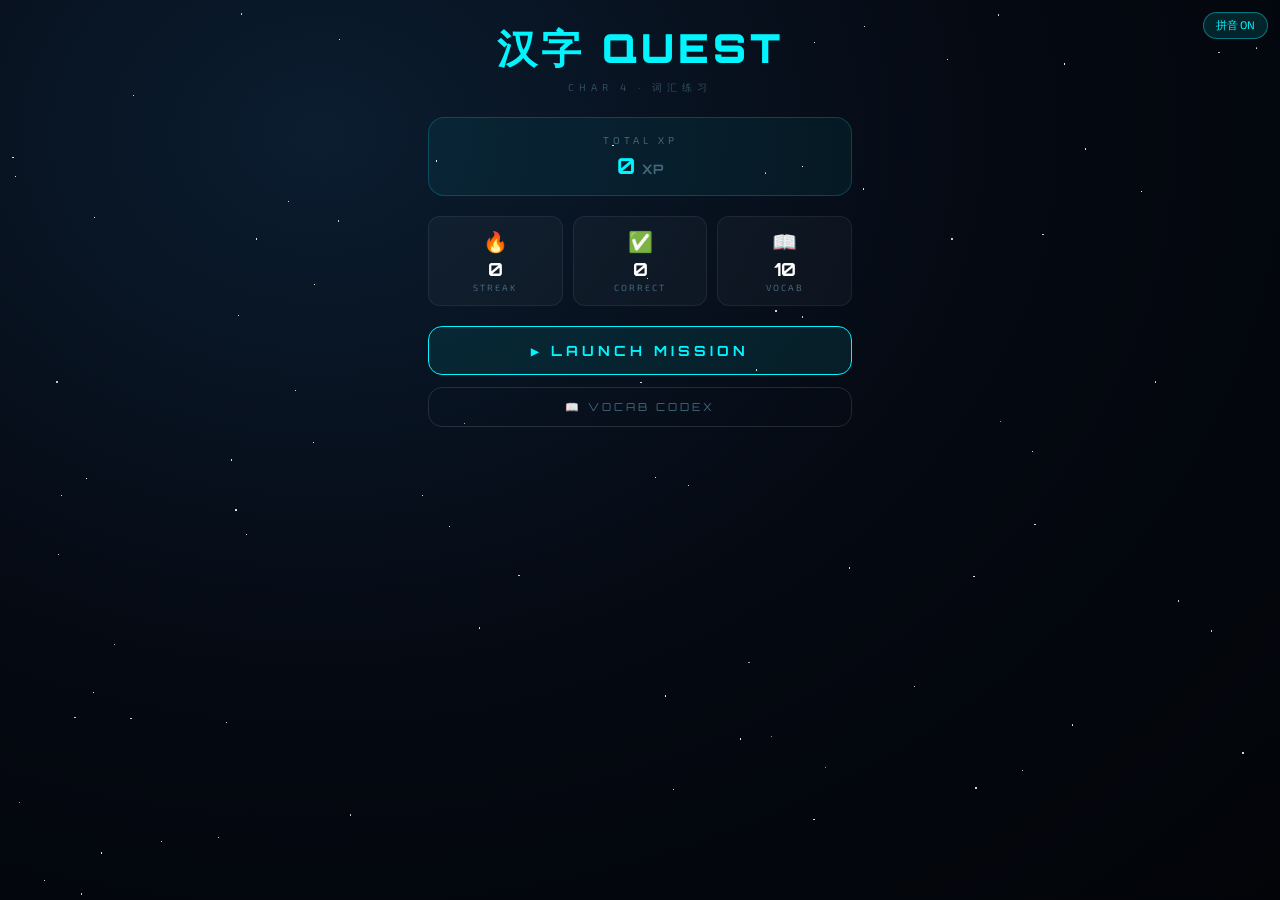
<file: char4-quest.html>
<!DOCTYPE html>
<html lang="en">
<head>
<meta charset="UTF-8"/>
<meta name="viewport" content="width=device-width, initial-scale=1.0"/>
<meta name="color-scheme" content="dark"/>
<title>汉字 QUEST – Char 4</title>
<style>
@import url('https://fonts.googleapis.com/css2?family=Orbitron:wght@700;900&family=Exo+2:wght@400;600&display=swap');
*{box-sizing:border-box;margin:0;padding:0}
body{min-height:100vh;background:radial-gradient(ellipse at 25% 15%,#0b1d30,#050912 50%,#020408);color:#fff;font-family:'Exo 2',sans-serif;overflow-x:hidden}
.star{position:fixed;border-radius:50%;background:#fff;pointer-events:none;animation:tw var(--d) var(--dl) ease-in-out infinite}
@keyframes tw{0%,100%{opacity:.1}50%{opacity:.8}}
@keyframes glow{0%,100%{text-shadow:0 0 10px currentColor}50%{text-shadow:0 0 28px currentColor,0 0 52px currentColor}}
@keyframes slideIn{from{opacity:0;transform:translateY(14px)}to{opacity:1;transform:translateY(0)}}
@keyframes pop{0%{transform:scale(.7);opacity:0}70%{transform:scale(1.08)}100%{transform:scale(1);opacity:1}}
@keyframes shake{0%,100%{transform:none}25%{transform:translateX(-6px)}75%{transform:translateX(6px)}}
@keyframes floatUp{0%{opacity:1;transform:translateY(0)}100%{opacity:0;transform:translateY(-70px)}}

/* ── pinyin toggle ── */
#pinyin-btn{position:fixed;top:12px;right:12px;z-index:300;padding:5px 12px;border:1px solid rgba(0,245,255,.4);border-radius:20px;background:rgba(0,245,255,.12);color:#00f5ff;font-family:'Exo 2',sans-serif;font-size:11px;cursor:pointer}

/* ── screens ── */
.screen{display:none;padding:22px 18px 48px;max-width:460px;margin:0 auto}
.screen.active{display:block;animation:slideIn .4s ease}

/* ── home ── */
#title{font-family:'Orbitron',monospace;font-size:clamp(26px,7vw,40px);font-weight:900;color:#00f5ff;letter-spacing:4px;text-align:center;animation:glow 3s ease-in-out infinite;margin-bottom:4px}
#sub{text-align:center;font-size:10px;color:#334d5c;letter-spacing:5px;margin-bottom:22px}
#xp-panel{background:rgba(0,245,255,.05);border:1px solid rgba(0,245,255,.2);border-radius:16px;padding:16px 20px;text-align:center;margin-bottom:20px}
#xp-val{font-family:'Orbitron',monospace;font-size:22px;font-weight:700;color:#00f5ff}
.stat-row{display:flex;gap:10px;margin-bottom:20px}
.stat{flex:1;background:rgba(255,255,255,.03);border:1px solid rgba(255,255,255,.07);border-radius:12px;padding:12px 6px;text-align:center}
.stat-icon{font-size:20px;margin-bottom:4px}
.stat-num{font-family:'Orbitron',monospace;font-size:18px;font-weight:700}
.stat-lbl{font-size:9px;color:#44667a;letter-spacing:2px;margin-top:2px}
.btn-primary{display:block;width:100%;padding:15px;background:rgba(0,245,255,.08);border:1.5px solid #00f5ff;border-radius:14px;color:#00f5ff;font-family:'Orbitron',monospace;font-size:14px;font-weight:700;letter-spacing:4px;cursor:pointer;margin-bottom:12px;text-align:center}
.btn-secondary{display:block;width:100%;padding:12px;background:transparent;border:1px solid rgba(255,255,255,.12);border-radius:14px;color:#44667a;font-family:'Orbitron',monospace;font-size:11px;letter-spacing:3px;cursor:pointer;text-align:center}

/* ── quiz ── */
#progress-bar{height:4px;background:#081520;border-radius:2px;overflow:hidden;margin-bottom:18px}
#progress-fill{height:100%;background:linear-gradient(90deg,#00f5ff,#8844ff);transition:width .5s ease}
#dots{display:flex;gap:8px;justify-content:center;margin-bottom:18px}
.dot{width:9px;height:9px;border-radius:50%;background:#0d1f30;transition:all .3s}
.dot.active{background:#00f5ff;box-shadow:0 0 8px #00f5ff;transform:scale(1.3)}
.dot.correct{background:#00ff88}
.dot.wrong{background:#ff4466}
#prompt-card{background:rgba(0,245,255,.04);border:1px solid rgba(0,245,255,.18);border-radius:20px;padding:28px 20px;text-align:center;margin-bottom:20px}
#prompt-label{font-size:10px;color:#44667a;letter-spacing:4px;margin-bottom:14px}
#prompt-text{font-size:clamp(36px,9vw,72px);color:#fff;line-height:1.2;font-family:serif}
#prompt-text.meaning{font-family:'Exo 2',sans-serif;font-size:clamp(16px,4.5vw,24px);font-weight:700}
#prompt-pinyin{font-size:12px;color:#44667a;margin-top:10px;min-height:18px}
#options{display:grid;grid-template-columns:1fr 1fr;gap:10px;margin-bottom:16px}
.opt{padding:16px 8px;background:rgba(255,255,255,.03);border:1px solid rgba(255,255,255,.1);border-radius:14px;color:#cce0ee;font-size:14px;cursor:pointer;text-align:center;line-height:1.3;font-family:serif;transition:all .2s}
.opt.meaning-opt{font-family:'Exo 2',sans-serif;font-size:11px;font-weight:600}
.opt:active{transform:scale(.95)}
.opt.correct{border-color:#00ff88!important;background:rgba(0,255,136,.1)!important;color:#00ff88!important;animation:pop .4s ease}
.opt.wrong{border-color:#ff4466!important;background:rgba(255,68,102,.1)!important;color:#ff4466!important;animation:shake .35s ease}
.opt.dim{opacity:.45;pointer-events:none}
#feedback-text{text-align:center;font-size:13px;font-weight:600;min-height:22px;transition:all .3s}

/* ── result ── */
#result-title{font-family:'Orbitron',monospace;font-size:clamp(15px,4vw,22px);font-weight:700;letter-spacing:2px;text-align:center;margin-bottom:4px}
#result-score{font-family:'Orbitron',monospace;font-size:clamp(56px,14vw,84px);font-weight:900;line-height:1;text-align:center;margin-bottom:4px}
#result-xp{font-size:13px;color:#00f5ff;text-align:center;margin-bottom:22px}
#result-list{background:rgba(255,255,255,.03);border:1px solid rgba(255,255,255,.07);border-radius:16px;padding:16px 14px;margin-bottom:16px}
.rl-row{display:flex;align-items:center;gap:12px;padding:9px 0;border-bottom:1px solid rgba(255,255,255,.05)}
.rl-row:last-child{border-bottom:none}
.rl-icon{font-size:15px;width:20px}
.rl-char{font-family:serif;font-size:22px;color:#fff;min-width:80px}
.rl-info{font-size:10px;color:#44667a}

/* ── codex ── */
#codex-list{display:flex;flex-direction:column;gap:8px}
.cx-card{background:rgba(255,255,255,.03);border:1px solid rgba(255,255,255,.08);border-radius:12px;padding:12px 14px;display:flex;align-items:center;gap:14px}
.cx-char{font-family:serif;font-size:22px;color:#fff;min-width:90px;line-height:1.4}
.cx-py{font-size:11px;color:#00cfff;margin-bottom:2px}
.cx-en{font-size:11px;color:#44667a}
.back-btn{display:flex;align-items:center;gap:10px;margin-bottom:18px;cursor:pointer;color:#44667a}
.back-arrow{font-size:22px}
.back-label{font-family:'Orbitron',monospace;font-size:13px;letter-spacing:3px}

/* ── star floater ── */
.floater{position:fixed;font-size:24px;pointer-events:none;animation:floatUp 1.1s ease-out forwards}
</style>
</head>
<body>

<button id="pinyin-btn" onclick="togglePinyin()">拼音 ON</button>

<!-- HOME -->
<div id="home" class="screen active">
  <div id="title">汉字 QUEST</div>
  <div id="sub">CHAR 4 · 词汇练习</div>
  <div id="xp-panel">
    <div style="font-size:10px;color:#44667a;letter-spacing:4px;margin-bottom:6px">TOTAL XP</div>
    <div id="xp-val">0 <span style="font-size:13px;color:#44667a">XP</span></div>
  </div>
  <div class="stat-row">
    <div class="stat"><div class="stat-icon">🔥</div><div class="stat-num" id="st-streak">0</div><div class="stat-lbl">STREAK</div></div>
    <div class="stat"><div class="stat-icon">✅</div><div class="stat-num" id="st-correct">0</div><div class="stat-lbl">CORRECT</div></div>
    <div class="stat"><div class="stat-icon">📖</div><div class="stat-num">10</div><div class="stat-lbl">VOCAB</div></div>
  </div>
  <button class="btn-primary" onclick="startQuiz()">▶ LAUNCH MISSION</button>
  <button class="btn-secondary" onclick="showCodex()">📖 VOCAB CODEX</button>
</div>

<!-- QUIZ -->
<div id="quiz" class="screen">
  <div id="progress-bar"><div id="progress-fill" style="width:0%"></div></div>
  <div id="dots"></div>
  <div id="prompt-card">
    <div id="prompt-label"></div>
    <div id="prompt-text"></div>
    <div id="prompt-pinyin"></div>
  </div>
  <div id="options"></div>
  <div id="feedback-text"></div>
</div>

<!-- RESULT -->
<div id="result" class="screen">
  <div id="result-title"></div>
  <div id="result-score"></div>
  <div id="result-xp"></div>
  <div id="result-list"></div>
  <button class="btn-primary" onclick="startQuiz()">▶ NEW MISSION</button>
  <button class="btn-secondary" onclick="showScreen('home')">← HOME BASE</button>
</div>

<!-- CODEX -->
<div id="codex" class="screen">
  <div class="back-btn" onclick="showScreen('home')">
    <span class="back-arrow">←</span>
    <span class="back-label" style="color:#00f5ff">VOCAB CODEX</span>
    <span style="margin-left:auto;font-size:11px;color:#44667a">CHAR 4</span>
  </div>
  <div id="codex-list"></div>
</div>

<script>
var VOCAB = [
  {char:"环保袋",    py:"huán bǎo dài",          en:"eco / reusable bag"},
  {char:"组屋楼下",  py:"zǔ wū lóu xià",          en:"downstairs of the flat"},
  {char:"停车场",    py:"tíng chē chǎng",          en:"car park"},
  {char:"几辆汽车",  py:"jǐ liàng qì chē",         en:"several cars"},
  {char:"灯一直亮着",py:"dēng yī zhí liàng zhe",   en:"lights kept on"},
  {char:"所以",      py:"suǒ yǐ",                  en:"therefore / so"},
  {char:"一张纸",    py:"yī zhāng zhǐ",            en:"a piece of paper"},
  {char:"日用品",    py:"rì yòng pǐn",             en:"daily necessities"},
  {char:"认为",      py:"rèn wéi",                 en:"to think / believe"},
  {char:"责任感",    py:"zé rèn gǎn",              en:"sense of responsibility"},
];

var xp = 0, streak = 0, totalCorrect = 0;
var showPinyin = true;
var quiz = [], qIdx = 0, answers = [];
var busy = false;

// ── storage ──────────────────────────────────────────────────────────────────
function load() {
  try {
    xp = parseInt(localStorage.getItem('cq4_xp')) || 0;
    streak = parseInt(localStorage.getItem('cq4_streak')) || 0;
    totalCorrect = parseInt(localStorage.getItem('cq4_correct')) || 0;
    showPinyin = localStorage.getItem('pinyin_on') !== 'false';
  } catch(e) {}
  document.getElementById('xp-val').innerHTML = xp + ' <span style="font-size:13px;color:#44667a">XP</span>';
  document.getElementById('st-streak').textContent = streak;
  document.getElementById('st-correct').textContent = totalCorrect;
  document.getElementById('pinyin-btn').textContent = '拼音 ' + (showPinyin ? 'ON' : 'OFF');
  buildCodex();
  buildStars();
}
function save() {
  try {
    localStorage.setItem('cq4_xp', xp);
    localStorage.setItem('cq4_streak', streak);
    localStorage.setItem('cq4_correct', totalCorrect);
  } catch(e) {}
}

// ── stars ─────────────────────────────────────────────────────────────────────
function buildStars() {
  for (var i = 0; i < 80; i++) {
    var s = document.createElement('div');
    s.className = 'star';
    s.style.cssText = 'left:' + Math.random()*100 + '%;top:' + Math.random()*100 + '%;width:' + (Math.random()*1.6+.3) + 'px;height:' + (Math.random()*1.6+.3) + 'px;--d:' + (Math.random()*3+2) + 's;--dl:' + (Math.random()*6) + 's';
    document.body.appendChild(s);
  }
}

// ── pinyin toggle ─────────────────────────────────────────────────────────────
function togglePinyin() {
  showPinyin = !showPinyin;
  document.getElementById('pinyin-btn').textContent = '拼音 ' + (showPinyin ? 'ON' : 'OFF');
  try { localStorage.setItem('pinyin_on', showPinyin); } catch(e) {}
  buildCodex();
}

// ── screens ───────────────────────────────────────────────────────────────────
function showScreen(id) {
  document.querySelectorAll('.screen').forEach(function(s){ s.classList.remove('active'); });
  document.getElementById(id).classList.add('active');
}
function showCodex() { buildCodex(); showScreen('codex'); }

function buildCodex() {
  var list = document.getElementById('codex-list');
  list.innerHTML = '';
  VOCAB.forEach(function(v) {
    var card = document.createElement('div');
    card.className = 'cx-card';
    card.innerHTML = '<div class="cx-char">' + v.char + '</div><div>' +
      (showPinyin ? '<div class="cx-py">' + v.py + '</div>' : '') +
      '<div class="cx-en">' + v.en + '</div></div>';
    list.appendChild(card);
  });
}

// ── quiz ──────────────────────────────────────────────────────────────────────
function shuffle(a) {
  var arr = a.slice();
  for (var i = arr.length-1; i > 0; i--) {
    var j = Math.floor(Math.random()*(i+1));
    var t = arr[i]; arr[i] = arr[j]; arr[j] = t;
  }
  return arr;
}

function generateQuiz(n) {
  return shuffle(VOCAB).slice(0,n).map(function(target) {
    var mode = Math.random() > .5 ? 'decode' : 'encode';
    var wrongs = shuffle(VOCAB.filter(function(v){ return v.char !== target.char; })).slice(0,3);
    var opts;
    if (mode === 'decode') {
      opts = shuffle([{text:target.en,correct:true}].concat(wrongs.map(function(w){return{text:w.en,correct:false};})));
      return {target:target, mode:mode, prompt:target.char, label:'WHAT DOES THIS MEAN?', opts:opts};
    } else {
      opts = shuffle([{text:target.char,py:target.py,correct:true}].concat(wrongs.map(function(w){return{text:w.char,py:w.py,correct:false};})));
      return {target:target, mode:mode, prompt:target.en, label:'WHICH PHRASE MEANS...', opts:opts};
    }
  });
}

function startQuiz() {
  quiz = generateQuiz(5);
  qIdx = 0;
  answers = [];
  busy = false;
  showScreen('quiz');
  renderQuestion();
}

function renderQuestion() {
  var q = quiz[qIdx];
  // progress
  document.getElementById('progress-fill').style.width = (qIdx/quiz.length*100) + '%';
  // dots
  var dots = document.getElementById('dots');
  dots.innerHTML = '';
  for (var i = 0; i < quiz.length; i++) {
    var d = document.createElement('div');
    d.className = 'dot' + (i < answers.length ? (answers[i] ? ' correct' : ' wrong') : (i===qIdx ? ' active' : ''));
    dots.appendChild(d);
  }
  // prompt
  document.getElementById('prompt-label').textContent = q.label;
  var pt = document.getElementById('prompt-text');
  pt.textContent = q.prompt;
  pt.className = q.mode === 'encode' ? 'meaning' : '';
  document.getElementById('prompt-pinyin').textContent = '';
  // options
  var oc = document.getElementById('options');
  oc.innerHTML = '';
  q.opts.forEach(function(opt, i) {
    var btn = document.createElement('div');
    btn.className = 'opt' + (q.mode === 'decode' ? ' meaning-opt' : '');
    btn.innerHTML = opt.text + (showPinyin && opt.py ? '<br><span style="font-size:8px;color:#44667a">' + opt.py + '</span>' : '');
    btn.onclick = function() { selectOpt(i); };
    oc.appendChild(btn);
  });
  document.getElementById('feedback-text').textContent = '';
  document.getElementById('feedback-text').style.color = '';
}

function selectOpt(i) {
  if (busy) return;
  busy = true;
  var q = quiz[qIdx];
  var correct = q.opts[i].correct;
  var opts = document.getElementById('options').children;
  // style options
  for (var j = 0; j < opts.length; j++) {
    if (q.opts[j].correct) opts[j].classList.add('correct');
    else if (j === i) opts[j].classList.add('wrong');
    else opts[j].classList.add('dim');
  }
  // pinyin reveal
  if (showPinyin) document.getElementById('prompt-pinyin').textContent = q.target.py;
  // feedback
  var fb = document.getElementById('feedback-text');
  if (correct) {
    fb.textContent = '⭐ CORRECT! +20 XP';
    fb.style.color = '#00ff88';
    spawnStar();
  } else {
    fb.textContent = '❌  ' + q.target.char + ' = ' + q.target.en;
    fb.style.color = '#ff4466';
  }
  answers.push(correct);
  setTimeout(function() {
    if (qIdx + 1 >= quiz.length) {
      finishQuiz();
    } else {
      qIdx++;
      busy = false;
      renderQuestion();
    }
  }, 1400);
}

function finishQuiz() {
  var score = answers.filter(function(a){return a;}).length;
  var perfect = score === quiz.length;
  var earned = score * 20 + (perfect ? 50 : 0);
  xp += earned;
  totalCorrect += score;
  streak = score >= 4 ? streak + 1 : (score === 0 ? 0 : streak);
  save();
  // update home
  document.getElementById('xp-val').innerHTML = xp + ' <span style="font-size:13px;color:#44667a">XP</span>';
  document.getElementById('st-streak').textContent = streak;
  document.getElementById('st-correct').textContent = totalCorrect;
  // result
  var colors = score===5?'#ffd700':score>=4?'#00ff88':score>=3?'#00f5ff':score>=2?'#ff9900':'#ff4466';
  var texts  = score===5?'PERFECT MISSION!':score>=4?'EXCELLENT!':score>=3?'MISSION COMPLETE':score>=2?'KEEP TRAINING':'RETRY MISSION';
  document.getElementById('result-title').textContent = texts;
  document.getElementById('result-title').style.color = colors;
  document.getElementById('result-score').innerHTML = score + '<span style="font-size:40%;color:#44667a">/' + quiz.length + '</span>';
  document.getElementById('result-score').style.color = colors;
  document.getElementById('result-score').style.textShadow = '0 0 30px ' + colors;
  document.getElementById('result-xp').textContent = '+' + earned + ' XP' + (perfect ? '  · PERFECT BONUS +50 🎉' : '');
  // list
  var list = document.getElementById('result-list');
  list.innerHTML = '';
  quiz.forEach(function(q,i) {
    var row = document.createElement('div');
    row.className = 'rl-row';
    row.innerHTML = '<span class="rl-icon">' + (answers[i] ? '✅' : '❌') + '</span>' +
      '<span class="rl-char">' + q.target.char + '</span>' +
      '<span class="rl-info">' + (showPinyin ? q.target.py + '<br>' : '') + q.target.en + '</span>';
    list.appendChild(row);
  });
  showScreen('result');
}

function spawnStar() {
  var f = document.createElement('div');
  f.className = 'floater';
  f.textContent = ['⭐','✨','💫','🌟'][Math.floor(Math.random()*4)];
  f.style.left = (30 + Math.random()*40) + '%';
  f.style.top = '40%';
  document.body.appendChild(f);
  setTimeout(function(){ f.remove(); }, 1200);
}

load();
</script>
</body>
</html>
</file>
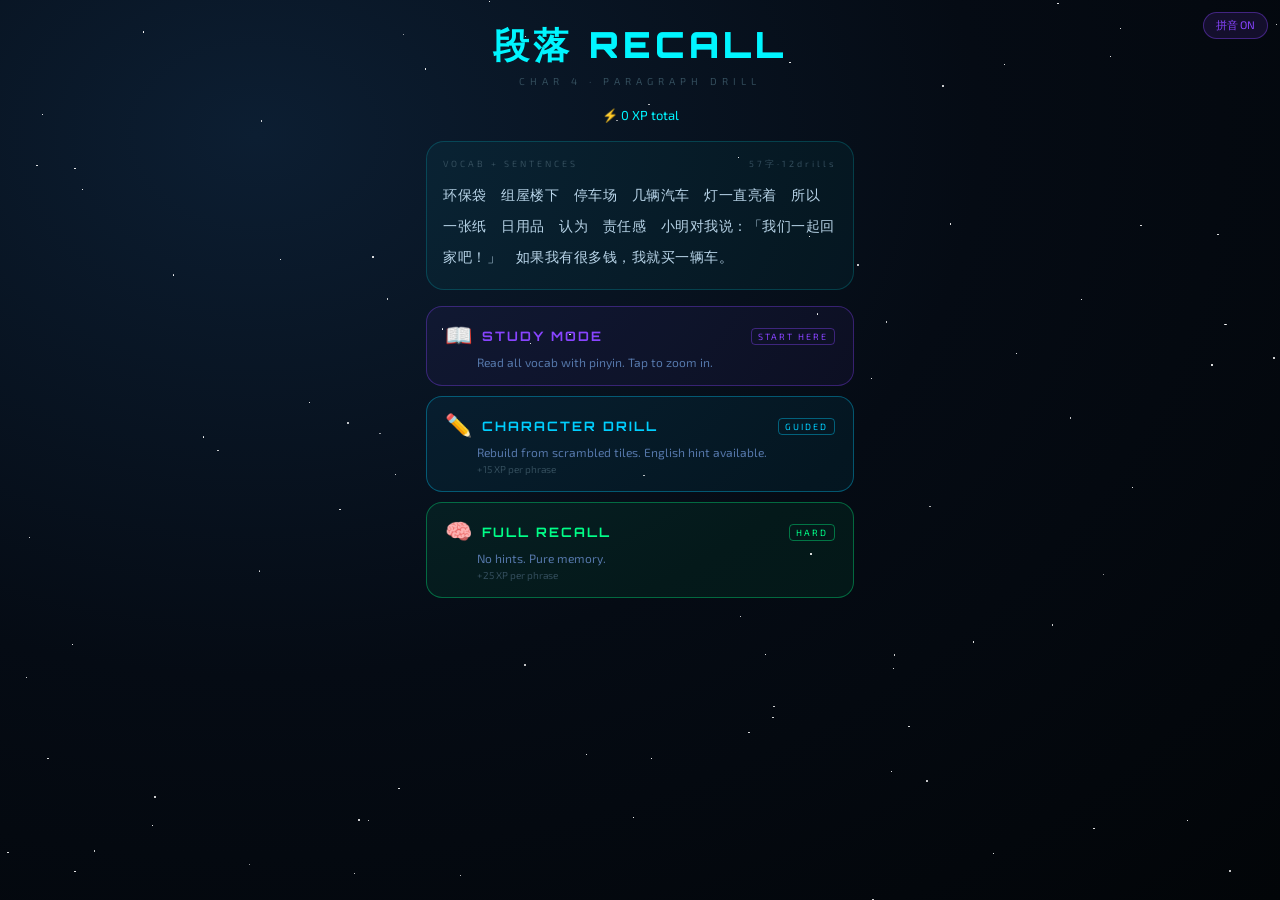
<file: char4-recall.html>
<!DOCTYPE html>
<html lang="en">
<head>
<meta charset="UTF-8"/>
<meta name="viewport" content="width=device-width, initial-scale=1.0"/>
<meta name="color-scheme" content="dark"/>
<title>段落 RECALL – Char 4</title>
<style>
@import url('https://fonts.googleapis.com/css2?family=Orbitron:wght@700;900&family=Exo+2:wght@400;600&display=swap');
*{box-sizing:border-box;margin:0;padding:0}
body{min-height:100vh;background:radial-gradient(ellipse at 20% 15%,#0c1e32,#050b14 50%,#020508);color:#fff;font-family:'Exo 2',sans-serif;overflow-x:hidden}
.star{position:fixed;border-radius:50%;background:#fff;pointer-events:none;animation:tw var(--d) var(--dl) ease-in-out infinite}
@keyframes tw{0%,100%{opacity:.12}50%{opacity:.85}}
@keyframes glow{0%,100%{text-shadow:0 0 10px currentColor}50%{text-shadow:0 0 30px currentColor,0 0 55px currentColor}}
@keyframes slideIn{from{opacity:0;transform:translateY(16px)}to{opacity:1;transform:translateY(0)}}
@keyframes pop{0%{transform:scale(.6);opacity:0}70%{transform:scale(1.1)}100%{transform:scale(1);opacity:1}}
@keyframes shake{0%,100%{transform:none}25%{transform:translateX(-7px)}75%{transform:translateX(7px)}}

#pinyin-btn{position:fixed;top:12px;right:12px;z-index:300;padding:5px 12px;border:1px solid rgba(136,68,255,.4);border-radius:20px;background:rgba(136,68,255,.12);color:#8844ff;font-family:'Exo 2',sans-serif;font-size:11px;cursor:pointer}
.screen{display:none;padding:22px 16px 52px;max-width:460px;margin:0 auto}
.screen.active{display:block;animation:slideIn .4s ease}
#title{font-family:'Orbitron',monospace;font-size:clamp(22px,5.5vw,36px);font-weight:900;color:#00f5ff;letter-spacing:4px;text-align:center;animation:glow 3s ease-in-out infinite;margin-bottom:4px}
#sub{text-align:center;font-size:10px;color:#334d5c;letter-spacing:5px;margin-bottom:20px}
#xp-lbl{text-align:center;font-size:13px;color:#00f5ff;margin-bottom:18px}
.para-box{background:rgba(0,245,255,.04);border:1px solid rgba(0,245,255,.18);border-radius:18px;padding:16px;margin-bottom:16px}
.para-hdr{display:flex;justify-content:space-between;font-size:9px;color:#334d5c;letter-spacing:3px;margin-bottom:10px}
.para-text{font-family:serif;font-size:14px;color:#b8d4e8;line-height:2.2;letter-spacing:.5px}
.mode-btn{display:block;width:100%;margin-bottom:10px;text-align:left;padding:16px 18px;border-radius:16px;cursor:pointer;border:none;transition:all .2s}
.mode-hdr{display:flex;align-items:center;gap:10px;margin-bottom:6px}
.mode-badge{margin-left:auto;font-family:'Exo 2',sans-serif;font-size:9px;letter-spacing:2px;border-radius:4px;padding:2px 6px}
.mode-desc{font-family:'Exo 2',sans-serif;font-size:12px;color:#5577aa;margin-left:32px}
.mode-xp{font-family:'Exo 2',sans-serif;font-size:10px;color:#334d5c;margin-left:32px;margin-top:4px}

/* study */
.back-row{display:flex;align-items:center;gap:10px;margin-bottom:18px;cursor:pointer}
.all-chars{background:rgba(136,68,255,.05);border:1px solid rgba(136,68,255,.2);border-radius:16px;padding:16px;margin-bottom:18px}
.all-chars-lbl{font-size:9px;color:#334d5c;letter-spacing:3px;margin-bottom:10px}
.char-inline{display:inline-block;text-align:center;margin:2px}
.char-inline .py{font-size:8px;height:12px;line-height:12px}
.char-inline .ch{font-family:serif;font-size:17px;line-height:1.2;transition:color .2s}
.focus-box{background:rgba(136,68,255,.08);border:1px solid rgba(136,68,255,.3);border-radius:16px;padding:18px 16px;margin-bottom:16px}
.focus-hdr{display:flex;justify-content:space-between;margin-bottom:14px}
.nav-btn{background:transparent;border:1px solid rgba(136,68,255,.3);border-radius:6px;color:#8844ff;width:26px;height:26px;cursor:pointer;font-size:12px}
.focus-chars{display:flex;flex-wrap:wrap;gap:8px;margin-bottom:14px}
.fc{text-align:center}
.fc-py{font-size:10px;color:#8844ff;margin-bottom:3px}
.fc-ch{font-family:serif;font-size:clamp(26px,7vw,38px);color:#fff;animation:pop .3s ease}
.focus-en{font-size:12px;color:#44667a;font-style:italic;border-top:1px solid rgba(136,68,255,.15);padding-top:10px}
.read-btn{display:block;width:100%;padding:13px;background:rgba(136,68,255,.1);border:1px solid #8844ff;border-radius:12px;color:#8844ff;font-family:'Orbitron',monospace;font-size:11px;font-weight:700;letter-spacing:3px;cursor:pointer;text-align:center}

/* drill */
#progress-bar{height:4px;background:#081520;border-radius:2px;overflow:hidden;margin-bottom:16px}
#progress-fill{height:100%;transition:width .5s ease}
#phrase-dots{display:flex;gap:4px;margin-bottom:16px;justify-content:center;flex-wrap:wrap}
.pdot{width:8px;height:8px;border-radius:50%;background:#0d2030;transition:all .3s}
.pdot.done{background:#00cfff}
.pdot.active{background:#fff;transform:scale(1.3)}
.pdot.done-r{background:#00ff88}
#hint-box{border-radius:12px;padding:10px 14px;margin-bottom:14px;display:flex;align-items:center;justify-content:space-between;transition:all .3s}
#placed-area{border-radius:16px;padding:14px 12px;margin-bottom:14px;min-height:72px}
#placed-lbl{font-size:9px;color:#334d5c;letter-spacing:3px;margin-bottom:10px}
#placed-tiles{display:flex;flex-wrap:wrap;gap:4px;align-items:center}
.place-slot{width:38px;height:50px;border-radius:9px;display:flex;flex-direction:column;align-items:center;justify-content:center;transition:all .25px}
.place-slot .s-py{font-size:7px;margin-bottom:1px}
.place-slot .s-ch{font-family:serif;font-size:20px}
#undo-btn{width:32px;height:32px;border-radius:8px;background:rgba(255,68,102,.08);border:1px solid rgba(255,68,102,.3);color:#ff4466;font-size:14px;cursor:pointer;margin-left:4px}
#bank-area{background:rgba(255,255,255,.02);border:1px solid rgba(255,255,255,.06);border-radius:14px;padding:12px 10px}
#bank-lbl{font-size:9px;color:#334d5c;letter-spacing:3px;margin-bottom:10px}
#bank-tiles{display:flex;flex-wrap:wrap;gap:6px}
.bank-tile{width:44px;height:54px;border-radius:10px;cursor:pointer;background:rgba(255,255,255,.04);border:1px solid rgba(255,255,255,.11);display:flex;flex-direction:column;align-items:center;justify-content:center;transition:all .15s;touch-action:manipulation}
.bank-tile:active{filter:brightness(1.6);transform:scale(.9)}
.bank-tile .t-py{font-size:7px;color:#334d5c;margin-bottom:2px}
.bank-tile .t-ch{font-family:serif;font-size:24px;color:#c8dcea}
.bank-tile.shaking{animation:shake .35s ease}
.bank-tile.correct-tile{border-color:#00ff88;background:rgba(0,255,136,.1);color:#00ff88}
.bank-tile.wrong-tile{border-color:#ff4466;background:rgba(255,68,102,.1);color:#ff4466}
#drill-feedback{text-align:center;margin:10px 0;font-family:'Orbitron',monospace;font-size:13px;font-weight:700;letter-spacing:2px}
#next-btn{display:none;width:100%;padding:14px;border-radius:13px;font-family:'Orbitron',monospace;font-size:13px;font-weight:700;letter-spacing:3px;cursor:pointer;text-align:center;margin-top:10px}

/* summary */
#sum-title{font-family:'Orbitron',monospace;font-weight:700;font-size:clamp(14px,3.5vw,20px);letter-spacing:2px;text-align:center;margin-bottom:6px}
#sum-score{font-family:'Orbitron',monospace;font-weight:900;font-size:clamp(50px,12vw,76px);line-height:1;text-align:center;margin-bottom:4px}
#sum-sub{font-size:12px;color:#00f5ff;text-align:center;margin-bottom:24px}
#sum-list{background:rgba(255,255,255,.03);border:1px solid rgba(255,255,255,.07);border-radius:16px;padding:16px 14px;margin-bottom:20px}
.sl-row{display:flex;align-items:center;gap:12px;padding:9px 0;border-bottom:1px solid rgba(255,255,255,.05);font-size:14px}
.sl-row:last-child{border-bottom:none}
.btn-go{display:block;width:100%;padding:14px;border-radius:13px;font-family:'Orbitron',monospace;font-size:13px;font-weight:700;letter-spacing:3px;cursor:pointer;text-align:center;margin-bottom:10px}
.btn-back{display:block;width:100%;padding:11px;background:transparent;border:1px solid rgba(255,255,255,.1);border-radius:13px;color:#44667a;font-family:'Orbitron',monospace;font-size:10px;letter-spacing:3px;cursor:pointer;text-align:center}
</style>
</head>
<body>
<button id="pinyin-btn" onclick="togglePinyin()">拼音 ON</button>

<div id="home" class="screen active">
  <div id="title">段落 RECALL</div>
  <div id="sub">CHAR 4 · PARAGRAPH DRILL</div>
  <div id="xp-lbl">⚡ <span id="xp-num">0</span> XP total</div>
  <div class="para-box">
    <div class="para-hdr"><span>VOCAB + SENTENCES</span><span id="para-count"></span></div>
    <div class="para-text" id="para-preview"></div>
  </div>
  <button class="mode-btn" id="study-btn" onclick="showStudy()" style="background:rgba(136,68,255,.06);border:1px solid rgba(136,68,255,.35)">
    <div class="mode-hdr"><span style="font-size:22px">📖</span><span style="font-family:'Orbitron',monospace;font-size:13px;font-weight:700;color:#8844ff;letter-spacing:2px">STUDY MODE</span><span class="mode-badge" style="color:#8844ff;border:1px solid rgba(136,68,255,.4)">START HERE</span></div>
    <div class="mode-desc">Read all vocab with pinyin. Tap to zoom in.</div>
  </button>
  <button class="mode-btn" onclick="startDrill(true)" style="background:rgba(0,207,255,.06);border:1px solid rgba(0,207,255,.35)">
    <div class="mode-hdr"><span style="font-size:22px">✏️</span><span style="font-family:'Orbitron',monospace;font-size:13px;font-weight:700;color:#00cfff;letter-spacing:2px">CHARACTER DRILL</span><span class="mode-badge" style="color:#00cfff;border:1px solid rgba(0,207,255,.4)">GUIDED</span></div>
    <div class="mode-desc">Rebuild from scrambled tiles. English hint available.</div>
    <div class="mode-xp">+15 XP per phrase</div>
  </button>
  <button class="mode-btn" onclick="startDrill(false)" style="background:rgba(0,255,136,.06);border:1px solid rgba(0,255,136,.35)">
    <div class="mode-hdr"><span style="font-size:22px">🧠</span><span style="font-family:'Orbitron',monospace;font-size:13px;font-weight:700;color:#00ff88;letter-spacing:2px">FULL RECALL</span><span class="mode-badge" style="color:#00ff88;border:1px solid rgba(0,255,136,.4)">HARD</span></div>
    <div class="mode-desc">No hints. Pure memory.</div>
    <div class="mode-xp">+25 XP per phrase</div>
  </button>
</div>

<div id="study" class="screen">
  <div class="back-row" onclick="showScreen('home')">
    <span style="font-size:22px;color:#44667a">←</span>
    <span style="font-family:'Orbitron',monospace;font-size:12px;color:#8844ff;letter-spacing:3px">STUDY MODE</span>
    <span style="margin-left:auto" id="reads-badge"></span>
  </div>
  <div class="all-chars">
    <div class="all-chars-lbl">TAP ANY PHRASE TO FOCUS</div>
    <div id="all-chars-inner"></div>
  </div>
  <div class="focus-box">
    <div class="focus-hdr">
      <span style="font-family:'Orbitron',monospace;font-size:9px;color:#334d5c;letter-spacing:3px" id="focus-lbl">PHRASE 1 / 12</span>
      <div style="display:flex;gap:6px">
        <button class="nav-btn" onclick="navFocus(-1)">‹</button>
        <button class="nav-btn" onclick="navFocus(1)">›</button>
      </div>
    </div>
    <div class="focus-chars" id="focus-chars"></div>
    <div class="focus-en" id="focus-en"></div>
  </div>
  <button class="read-btn" onclick="readThrough()" id="read-btn">▶ READ THROUGH</button>
</div>

<div id="drill" class="screen">
  <div style="display:flex;align-items:center;gap:10px;margin-bottom:16px">
    <span style="font-size:22px;color:#44667a;cursor:pointer" onclick="showScreen('home')">←</span>
    <span style="font-family:'Orbitron',monospace;font-size:11px;letter-spacing:3px" id="drill-label">CHARACTER DRILL</span>
    <span style="margin-left:auto;font-family:'Orbitron',monospace;font-size:11px;color:#44667a" id="drill-prog">1/12</span>
  </div>
  <div id="progress-bar"><div id="progress-fill"></div></div>
  <div id="phrase-dots"></div>
  <div id="hint-box"></div>
  <div id="placed-area"><div id="placed-lbl"></div><div id="placed-tiles"></div></div>
  <div id="bank-area"><div id="bank-lbl">CHOOSE NEXT CHARACTER</div><div id="bank-tiles"></div></div>
  <div id="drill-feedback"></div>
  <button id="next-btn" onclick="nextPhrase()"></button>
</div>

<div id="summary" class="screen">
  <div id="sum-title"></div>
  <div id="sum-score"></div>
  <div id="sum-sub"></div>
  <div id="sum-list"></div>
  <button class="btn-go" id="sum-again-btn" onclick="restartDrill()"></button>
  <button class="btn-back" onclick="showScreen('home')">← HOME BASE</button>
</div>

<script>
var SENTENCES=[
  {chars:["环","保","袋"],py:["huán","bǎo","dài"],en:"eco / reusable bag",full:"环保袋"},
  {chars:["组","屋","楼","下"],py:["zǔ","wū","lóu","xià"],en:"downstairs of the flat",full:"组屋楼下"},
  {chars:["停","车","场"],py:["tíng","chē","chǎng"],en:"car park",full:"停车场"},
  {chars:["几","辆","汽","车"],py:["jǐ","liàng","qì","chē"],en:"several cars",full:"几辆汽车"},
  {chars:["灯","一","直","亮","着"],py:["dēng","yī","zhí","liàng","zhe"],en:"lights kept on",full:"灯一直亮着"},
  {chars:["所","以"],py:["suǒ","yǐ"],en:"therefore / so",full:"所以"},
  {chars:["一","张","纸"],py:["yī","zhāng","zhǐ"],en:"a piece of paper",full:"一张纸"},
  {chars:["日","用","品"],py:["rì","yòng","pǐn"],en:"daily necessities",full:"日用品"},
  {chars:["认","为"],py:["rèn","wéi"],en:"to think / believe",full:"认为"},
  {chars:["责","任","感"],py:["zé","rèn","gǎn"],en:"sense of responsibility",full:"责任感"},
  {chars:["小","明","对","我","说","我","们","一","起","回","家","吧"],py:["xiǎo","míng","duì","wǒ","shuō","wǒ","men","yī","qǐ","huí","jiā","ba"],en:"Xiao Ming said: \"Let's go home together!\"",full:"小明对我说：「我们一起回家吧！」"},
  {chars:["如","果","我","有","很","多","钱","我","就","买","一","辆","车"],py:["rú","guǒ","wǒ","yǒu","hěn","duō","qián","wǒ","jiù","mǎi","yī","liàng","chē"],en:"If I had a lot of money, I would buy a car.",full:"如果我有很多钱，我就买一辆车。"},
];

var xp=0,showPinyin=true;
var focusIdx=0,reads=0;
var drillMode=true,sIdx=0,bank=[],placed=[],mistakes=0,results=[],dXpPer=15;
var shaking=null;

function load(){
  try{xp=parseInt(localStorage.getItem('pr4_xp'))||0;showPinyin=localStorage.getItem('pinyin_on')!=='false';}catch(e){}
  document.getElementById('xp-num').textContent=xp;
  document.getElementById('pinyin-btn').textContent='拼音 '+(showPinyin?'ON':'OFF');
  var total=SENTENCES.reduce(function(n,s){return n+s.chars.length;},0);
  document.getElementById('para-count').textContent=total+'字·'+SENTENCES.length+'drills';
  document.getElementById('para-preview').textContent=SENTENCES.map(function(s){return s.full;}).join('　');
  buildStars();
}
function save(){try{localStorage.setItem('pr4_xp',xp);}catch(e){}}
function togglePinyin(){showPinyin=!showPinyin;document.getElementById('pinyin-btn').textContent='拼音 '+(showPinyin?'ON':'OFF');try{localStorage.setItem('pinyin_on',showPinyin);}catch(e){};renderStudy();renderDrill();}
function showScreen(id){document.querySelectorAll('.screen').forEach(function(s){s.classList.remove('active');});document.getElementById(id).classList.add('active');}
function buildStars(){for(var i=0;i<90;i++){var s=document.createElement('div');s.className='star';s.style.cssText='left:'+Math.random()*100+'%;top:'+Math.random()*100+'%;width:'+(Math.random()*1.7+.4)+'px;height:'+(Math.random()*1.7+.4)+'px;--d:'+(Math.random()*4+2)+'s;--dl:'+(Math.random()*6)+'s';document.body.appendChild(s);}}

// ── STUDY ─────────────────────────────────────────────────────────────────────
function showStudy(){focusIdx=0;renderStudy();showScreen('study');}
function renderStudy(){
  var inner=document.getElementById('all-chars-inner');
  inner.innerHTML='';
  SENTENCES.forEach(function(s,si){
    var span=document.createElement('span');
    span.style.cursor='pointer';span.style.display='inline-block';span.style.margin='3px 5px';
    span.onclick=function(){focusIdx=si;renderFocus();};
    s.chars.forEach(function(c,ci){
      var d=document.createElement('span');d.className='char-inline';
      d.innerHTML=(showPinyin?'<div class="py" style="color:'+(si===focusIdx?'#8844ff':'#2a3f55')+'">'+s.py[ci]+'</div>':'')+'<div class="ch" style="color:'+(si===focusIdx?'#fff':'#5577aa')+'">'+c+'</div>';
      span.appendChild(d);
    });
    inner.appendChild(span);
    if(si<SENTENCES.length-1){var dot=document.createElement('span');dot.textContent='·';dot.style.color='#2a3f55';dot.style.margin='0 2px';inner.appendChild(dot);}
  });
  renderFocus();
}
function renderFocus(){
  var s=SENTENCES[focusIdx];
  document.getElementById('focus-lbl').textContent='PHRASE '+(focusIdx+1)+' / '+SENTENCES.length;
  var fc=document.getElementById('focus-chars');fc.innerHTML='';
  s.chars.forEach(function(c,i){
    var d=document.createElement('div');d.className='fc';
    d.innerHTML=(showPinyin?'<div class="fc-py">'+s.py[i]+'</div>':'')+'<div class="fc-ch">'+c+'</div>';
    fc.appendChild(d);
  });
  document.getElementById('focus-en').textContent=s.en;
}
function navFocus(dir){
  focusIdx=Math.max(0,Math.min(SENTENCES.length-1,focusIdx+dir));
  if(focusIdx===SENTENCES.length-1&&dir===1){reads++;document.getElementById('reads-badge').textContent=reads>0?'✅ ×'+reads:'';}
  renderStudy();
}
function readThrough(){reads++;focusIdx=0;renderStudy();document.getElementById('reads-badge').textContent='✅ ×'+reads;document.getElementById('read-btn').textContent='↺ READ AGAIN';}

// ── DRILL ─────────────────────────────────────────────────────────────────────
function shuffle(a){var arr=a.slice();for(var i=arr.length-1;i>0;i--){var j=Math.floor(Math.random()*(i+1));var t=arr[i];arr[i]=arr[j];arr[j]=t;}return arr;}

function startDrill(guided){
  drillMode=guided;dXpPer=guided?15:25;
  sIdx=0;results=[];placed=[];mistakes=0;
  document.getElementById('drill-label').textContent=guided?'CHARACTER DRILL':'FULL RECALL';
  document.getElementById('drill-label').style.color=guided?'#00cfff':'#00ff88';
  document.getElementById('progress-fill').style.background=guided?'linear-gradient(90deg,#00cfff,#00f5ff)':'linear-gradient(90deg,#00ff88,#00f5ff)';
  renderDrill();showScreen('drill');
}
function restartDrill(){startDrill(drillMode);}

function renderDrill(){
  var s=SENTENCES[sIdx];
  var color=drillMode?'#00cfff':'#00ff88';
  var total=SENTENCES.length;
  document.getElementById('progress-fill').style.width=(sIdx/total*100)+'%';
  document.getElementById('drill-prog').textContent=(sIdx+1)+'/'+total;
  // dots
  var dots=document.getElementById('phrase-dots');dots.innerHTML='';
  for(var i=0;i<total;i++){var d=document.createElement('div');d.className='pdot'+(i<sIdx?' done'+(drillMode?'':'-r'):i===sIdx?' active':'');dots.appendChild(d);}
  // hint
  var hb=document.getElementById('hint-box');
  if(drillMode){
    hb.style.cssText='background:rgba(0,207,255,.04);border:1px solid rgba(0,207,255,.2);border-radius:12px;padding:10px 14px;margin-bottom:14px;display:flex;align-items:center;justify-content:space-between;';
    hb.innerHTML='<span style="font-size:11px;color:#334d5c">Need a hint?</span><button onclick="showHint()" style="padding:4px 12px;background:rgba(0,207,255,.1);border:1px solid rgba(0,207,255,.4);border-radius:8px;color:#00cfff;font-size:11px;cursor:pointer">Show English</button>';
  }else{hb.innerHTML='';hb.style.cssText='';}
  // placed
  var pa=document.getElementById('placed-area');
  pa.style.cssText='background:rgba(0,245,255,.04);border:1px solid rgba(0,245,255,.15);border-radius:16px;padding:14px 12px;margin-bottom:14px;min-height:72px;';
  document.getElementById('placed-lbl').textContent=placed.length===s.chars.length?'✅ COMPLETE':'BUILD · '+placed.length+'/'+s.chars.length;
  renderPlaced();
  // bank
  bank=shuffle(s.chars.map(function(c,i){return{char:c,py:s.py[i],id:i+'_'+Math.random()};}));
  placed.forEach(function(p){bank=bank.filter(function(b){return b.id!==p.id;});});
  renderBank();
  document.getElementById('drill-feedback').textContent='';
  document.getElementById('next-btn').style.display='none';
}

function renderPlaced(){
  var s=SENTENCES[sIdx];var color=drillMode?'#00cfff':'#00ff88';
  var pt=document.getElementById('placed-tiles');pt.innerHTML='';
  s.chars.forEach(function(ec,i){
    var tile=placed[i];var isNext=i===placed.length&&placed.length<s.chars.length;
    var slot=document.createElement('div');slot.className='place-slot';
    slot.style.cssText='width:38px;height:50px;border-radius:9px;background:'+(tile?'rgba(0,245,255,.1)':isNext?'rgba(0,245,255,.07)':'transparent')+';border:1px '+(isNext?'solid rgba(0,245,255,.5)':tile?'solid '+color+'88':'dashed #1a3348')+';display:flex;flex-direction:column;align-items:center;justify-content:center;box-shadow:'+(isNext?'0 0 8px rgba(0,245,255,.25)':'none');
    if(tile)slot.innerHTML=(showPinyin?'<div class="s-py" style="font-size:7px;color:'+color+'aa;margin-bottom:1px">'+tile.py+'</div>':'')+'<div class="s-ch" style="font-family:serif;font-size:20px;color:'+(placed.length===s.chars.length?'#00ff88':'#fff')+'">'+tile.char+'</div>';
    pt.appendChild(slot);
  });
  if(placed.length>0&&placed.length<s.chars.length){
    var ub=document.createElement('button');ub.id='undo-btn';ub.textContent='⌫';
    ub.style.cssText='width:32px;height:32px;border-radius:8px;background:rgba(255,68,102,.08);border:1px solid rgba(255,68,102,.3);color:#ff4466;font-size:14px;cursor:pointer;margin-left:4px;';
    ub.onclick=undoLast;pt.appendChild(ub);
  }
}

function renderBank(){
  var bt=document.getElementById('bank-tiles');bt.innerHTML='';
  bank.forEach(function(tile){
    var el=document.createElement('div');el.className='bank-tile';
    el.innerHTML=(showPinyin?'<div class="t-py">'+tile.py+'</div>':'')+'<div class="t-ch">'+tile.char+'</div>';
    el.addEventListener('touchstart',function(e){e.preventDefault();tapTile(tile,el);},{passive:false});
    el.addEventListener('mousedown',function(){tapTile(tile,el);});
    bt.appendChild(el);
  });
}

function tapTile(tile,el){
  var s=SENTENCES[sIdx];
  if(placed.length>=s.chars.length)return;
  var expected=s.chars[placed.length];
  if(tile.char===expected){
    placed.push(tile);bank=bank.filter(function(b){return b.id!==tile.id;});
    renderPlaced();renderBank();
    if(placed.length===s.chars.length) drillComplete();
  }else{
    mistakes++;
    el.classList.add('shaking');
    setTimeout(function(){el.classList.remove('shaking');},400);
    var fb=document.getElementById('drill-feedback');
    fb.textContent='❌ '+mistakes+' mistake'+(mistakes!==1?'s':'');fb.style.color='#ff4466aa';
  }
}

function undoLast(){
  if(!placed.length)return;
  var last=placed.pop();bank.push(last);renderPlaced();renderBank();
}

function showHint(){
  var s=SENTENCES[sIdx];
  var hb=document.getElementById('hint-box');
  hb.innerHTML='<span style="font-family:\'Exo 2\',sans-serif;font-size:13px;color:#7ab8cc;font-style:italic">"'+s.en+'"</span>';
}

function drillComplete(){
  var earned=Math.max(0,dXpPer-mistakes*3);
  xp+=earned;save();
  document.getElementById('xp-num').textContent=xp;
  var fb=document.getElementById('drill-feedback');
  fb.textContent=mistakes===0?'⭐ PERFECT! +'+earned+' XP':'✅ DONE · '+mistakes+' mistake'+(mistakes!==1?'s':'')+' · +'+earned+' XP';
  fb.style.color='#00ff88';
  var nb=document.getElementById('next-btn');
  var color=drillMode?'#00cfff':'#00ff88';
  nb.style.cssText='display:block;width:100%;padding:14px;background:rgba(0,245,255,.08);border:1.5px solid '+color+';border-radius:13px;color:'+color+';font-family:Orbitron,monospace;font-size:13px;font-weight:700;letter-spacing:3px;cursor:pointer;text-align:center;margin-top:10px;box-shadow:0 0 16px '+color+'33;';
  nb.textContent=sIdx+1<SENTENCES.length?'NEXT PHRASE →':'FINISH MISSION ✓';
}

function nextPhrase(){
  results.push({sIdx:sIdx,mistakes:mistakes});
  if(sIdx+1<SENTENCES.length){sIdx++;placed=[];mistakes=0;renderDrill();}
  else showSummary();
}

function showSummary(){
  var perfect=results.filter(function(r){return r.mistakes===0;}).length;
  var total=results.length;
  var pct=Math.round(perfect/total*100);
  var h=[{min:100,text:"FLAWLESS! 🏆",col:"#ffd700"},{min:80,text:"EXCELLENT! 🌟",col:"#00ff88"},{min:60,text:"GOOD JOB! 💪",col:"#00cfff"},{min:0,text:"KEEP GOING! ✊",col:"#ff9900"}].find(function(x){return pct>=x.min;});
  document.getElementById('sum-title').textContent=h.text;document.getElementById('sum-title').style.color=h.col;document.getElementById('sum-title').style.textShadow='0 0 20px '+h.col;
  document.getElementById('sum-score').innerHTML=perfect+'<span style="font-size:40%;color:#44667a">/'+total+'</span>';document.getElementById('sum-score').style.color=h.col;document.getElementById('sum-score').style.textShadow='0 0 30px '+h.col;
  document.getElementById('sum-sub').textContent='phrases completed perfectly';
  var list=document.getElementById('sum-list');list.innerHTML='<div style="font-family:Orbitron,monospace;font-size:9px;color:#44667a;letter-spacing:3px;margin-bottom:12px">BREAKDOWN</div>';
  results.forEach(function(r,i){var row=document.createElement('div');row.className='sl-row';row.innerHTML='<span>'+(r.mistakes===0?'✅':'⚠️')+'</span><span style="font-family:serif;font-size:16px;color:#99b8cc;flex:1">'+SENTENCES[r.sIdx].full+'</span><span style="font-size:11px;color:'+(r.mistakes===0?'#00ff88':'#ff9900')+'">'+( r.mistakes===0?'Perfect':r.mistakes+' err')+'</span>';list.appendChild(row);});
  var color=drillMode?'#00cfff':'#00ff88';
  var ab=document.getElementById('sum-again-btn');ab.textContent='↺ TRY AGAIN';ab.style.cssText='display:block;width:100%;padding:14px;background:rgba(0,245,255,.08);border:1.5px solid '+color+';border-radius:13px;color:'+color+';font-family:Orbitron,monospace;font-size:13px;font-weight:700;letter-spacing:3px;cursor:pointer;text-align:center;margin-bottom:10px;box-shadow:0 0 14px '+color+'33;';
  showScreen('summary');
}

load();
</script>
</body>
</html>
</file>
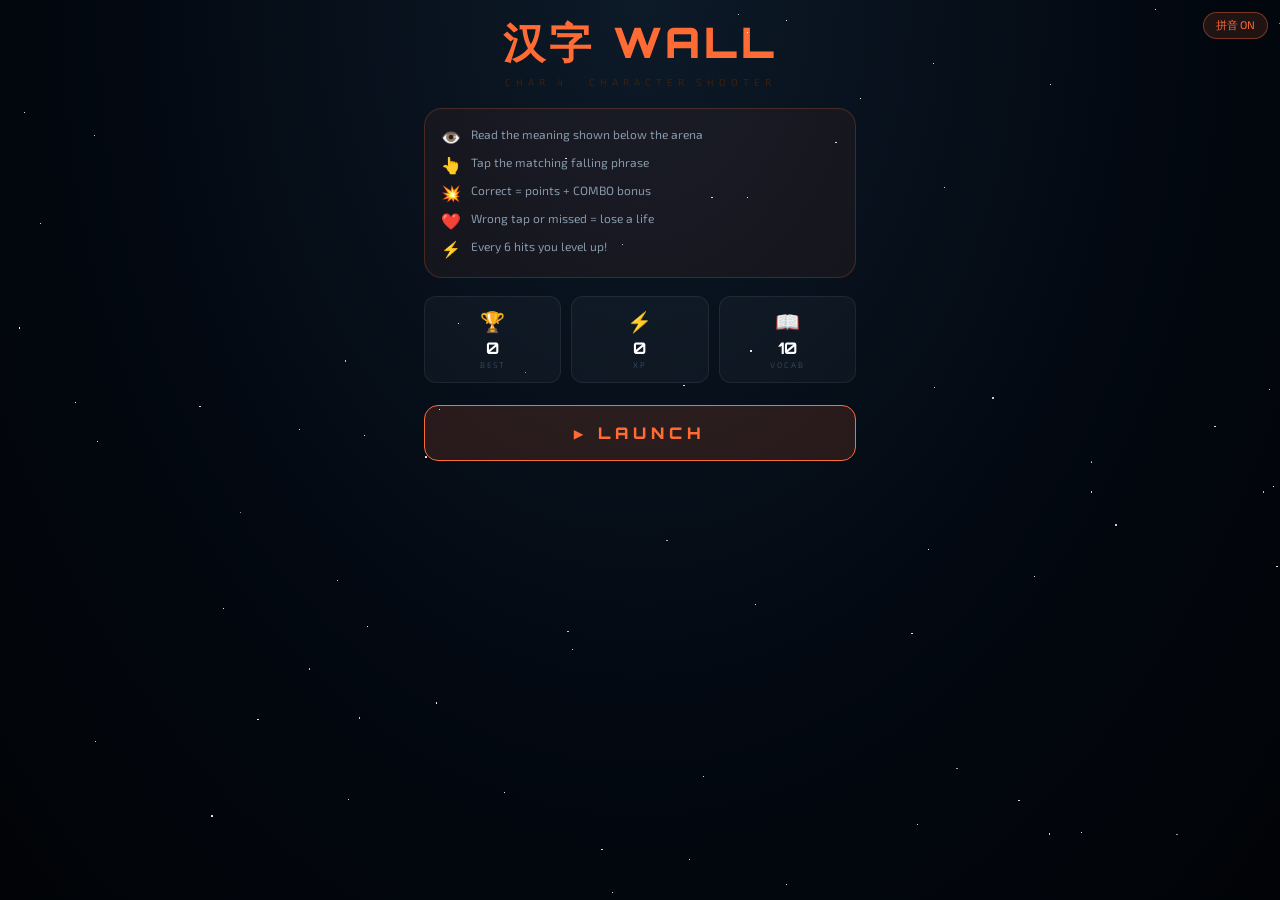
<file: char4-wall.html>
<!DOCTYPE html>
<html lang="en">
<head>
<meta charset="UTF-8"/>
<meta name="viewport" content="width=device-width, initial-scale=1.0"/>
<meta name="color-scheme" content="dark"/>
<title>汉字 WALL – Char 4</title>
<style>
@import url('https://fonts.googleapis.com/css2?family=Orbitron:wght@700;900&family=Exo+2:wght@400;600&display=swap');
*{box-sizing:border-box;margin:0;padding:0}
body{min-height:100vh;background:radial-gradient(ellipse at 50% 0%,#0d1a28,#030912 55%,#010306);color:#fff;font-family:'Exo 2',sans-serif;overflow:hidden}
.star{position:fixed;border-radius:50%;background:#fff;pointer-events:none;animation:tw var(--d) var(--dl) ease-in-out infinite}
@keyframes tw{0%,100%{opacity:.1}50%{opacity:.75}}
@keyframes glow{0%,100%{text-shadow:0 0 10px currentColor}50%{text-shadow:0 0 28px currentColor,0 0 55px currentColor}}
@keyframes slideUp{from{opacity:0;transform:translateY(18px)}to{opacity:1;transform:translateY(0)}}
@keyframes boom{0%{opacity:1;transform:translate(-50%,-50%) scale(.7)}60%{opacity:1;transform:translate(-50%,-50%) scale(1.7)}100%{opacity:0;transform:translate(-50%,-50%) scale(2.2) translateY(-20px)}}
@keyframes wrongPop{0%{opacity:1}100%{opacity:0;transform:translate(-50%,-50%) scale(.5)}}
@keyframes danger{0%,100%{box-shadow:0 0 6px rgba(255,60,60,.4)}50%{box-shadow:0 0 20px rgba(255,60,60,.9)}}
@keyframes combo{0%{opacity:0;transform:scale(.5)}100%{opacity:1;transform:scale(1)}}

#pinyin-btn{position:fixed;top:12px;right:12px;z-index:300;padding:5px 12px;border:1px solid rgba(255,107,53,.4);border-radius:20px;background:rgba(255,107,53,.12);color:#ff6b35;font-family:'Exo 2',sans-serif;font-size:11px;cursor:pointer}
.screen{display:none;padding:16px 14px 44px;max-width:460px;margin:0 auto}
.screen.active{display:block;animation:slideUp .4s ease}

/* home */
#title{font-family:'Orbitron',monospace;font-size:clamp(26px,7vw,42px);font-weight:900;color:#ff6b35;letter-spacing:4px;text-align:center;animation:glow 2.5s ease-in-out infinite;margin-bottom:4px}
#sub{text-align:center;font-size:10px;color:#3a2010;letter-spacing:5px;margin-bottom:20px}
.how-box{background:rgba(255,107,53,.06);border:1px solid rgba(255,107,53,.22);border-radius:18px;padding:18px 16px;margin-bottom:18px}
.how-row{display:flex;gap:10px;margin-bottom:8px;align-items:flex-start;font-size:12px;color:#8899aa}
.how-row:last-child{margin-bottom:0}
.stat-row{display:flex;gap:10px;margin-bottom:22px}
.stat{flex:1;background:rgba(255,255,255,.03);border:1px solid rgba(255,255,255,.07);border-radius:12px;padding:12px 6px;text-align:center}
.stat-num{font-family:'Orbitron',monospace;font-size:16px;font-weight:700}
.stat-lbl{font-size:8px;color:#334455;letter-spacing:2px;margin-top:2px}
.btn-launch{display:block;width:100%;padding:17px;background:rgba(255,107,53,.14);border:1.5px solid #ff6b35;border-radius:14px;color:#ff6b35;font-family:'Orbitron',monospace;font-size:16px;font-weight:900;letter-spacing:5px;cursor:pointer;text-align:center}

/* game */
#hud{display:flex;align-items:center;gap:10px;margin-bottom:6px;height:32px}
#combo-row{height:24px;display:flex;align-items:center;justify-content:center;margin-bottom:4px;font-family:'Orbitron',monospace;font-size:13px;font-weight:900;color:#ffd700;text-shadow:0 0 12px #ffd700;animation:combo .2s ease}
#arena{position:relative;height:400px;background:linear-gradient(180deg,rgba(3,9,18,0),rgba(3,9,18,.7));border-radius:16px;overflow:hidden;border:1px solid rgba(255,107,53,.18);box-shadow:inset 0 0 60px rgba(0,0,0,.6);margin-bottom:12px}
.col-line{position:absolute;top:0;bottom:0;width:1px;background:rgba(255,255,255,.03)}
#warn-zone{position:absolute;bottom:0;left:0;right:0;height:70px;background:linear-gradient(to top,rgba(255,40,40,.12),transparent);pointer-events:none}
#warn-line{position:absolute;bottom:68px;left:0;right:0;height:1px;background:rgba(255,60,60,.25)}
.tile{position:absolute;width:30%;border-radius:12px;background:rgba(4,10,20,.88);border:1.5px solid rgba(255,255,255,.15);display:flex;flex-direction:column;align-items:center;justify-content:center;cursor:pointer;padding:6px 4px;transition:border-color .3s;touch-action:manipulation;user-select:none}
.tile:active{filter:brightness(1.7);transform:translateX(-50%) scale(.88)!important}
.tile.danger-tile{animation:danger .7s ease-in-out infinite}
.tile-py{font-size:7px;margin-bottom:3px;text-align:center;line-height:1.2}
.tile-char{font-family:serif;line-height:1.15;text-align:center}
.explosion{position:absolute;pointer-events:none;text-align:center;transform:translate(-50%,-50%)}
.exp-hit{animation:boom .75s ease-out forwards;font-size:26px}
.exp-miss{animation:wrongPop .5s ease-out forwards;font-size:24px}
#target-box{background:rgba(255,107,53,.09);border:2px solid rgba(255,107,53,.55);border-radius:16px;padding:13px 16px;text-align:center;box-shadow:0 0 28px rgba(255,107,53,.18)}
#target-label{font-family:'Share Tech Mono',monospace;font-size:9px;color:#3a2010;letter-spacing:6px;margin-bottom:7px}
#target-meaning{font-family:'Orbitron',monospace;font-weight:900;font-size:clamp(17px,5vw,27px);color:#ff6b35;letter-spacing:2px;animation:glow 1.8s ease-in-out infinite;text-transform:uppercase}
#target-py{font-size:11px;color:#3a2010;margin-top:5px}

/* over */
#over-title{font-family:'Orbitron',monospace;font-weight:900;font-size:clamp(18px,5vw,26px);color:#ff4466;letter-spacing:3px;text-shadow:0 0 18px #ff4466;text-align:center;margin-bottom:6px}
#over-score{font-family:'Orbitron',monospace;font-weight:900;font-size:clamp(50px,13vw,82px);line-height:1;text-align:center;margin-bottom:6px}
#over-grade{font-family:'Orbitron',monospace;font-size:13px;letter-spacing:3px;text-align:center;margin-bottom:4px}
#over-hi{font-size:11px;color:#ffd700;text-shadow:0 0 12px #ffd700;text-align:center;margin-bottom:4px;letter-spacing:4px;font-family:'Orbitron',monospace}
#over-xp{font-size:13px;color:#ff6b35;text-align:center;margin-bottom:24px}
#over-stats{background:rgba(255,255,255,.03);border:1px solid rgba(255,255,255,.07);border-radius:16px;padding:18px 16px;margin-bottom:20px;display:grid;grid-template-columns:1fr 1fr;gap:16px;text-align:center}
.os-val{font-family:'Orbitron',monospace;font-size:22px;font-weight:700;color:#ff6b35}
.os-lbl{font-size:8px;color:#334455;letter-spacing:2px;margin-top:3px}
.btn-play{display:block;width:100%;padding:15px;background:rgba(255,107,53,.12);border:1.5px solid #ff6b35;border-radius:13px;color:#ff6b35;font-family:'Orbitron',monospace;font-size:14px;font-weight:900;letter-spacing:4px;cursor:pointer;text-align:center;margin-bottom:10px}
.btn-sec{display:block;width:100%;padding:11px;background:transparent;border:1px solid rgba(255,255,255,.1);border-radius:13px;color:#44667a;font-family:'Orbitron',monospace;font-size:10px;letter-spacing:3px;cursor:pointer;text-align:center}
</style>
</head>
<body>
<button id="pinyin-btn" onclick="togglePinyin()">拼音 ON</button>

<!-- HOME -->
<div id="home" class="screen active">
  <div id="title">汉字 WALL</div>
  <div id="sub">CHAR 4 · CHARACTER SHOOTER</div>
  <div class="how-box">
    <div class="how-row"><span style="font-size:16px;flex-shrink:0">👁️</span><span>Read the meaning shown below the arena</span></div>
    <div class="how-row"><span style="font-size:16px;flex-shrink:0">👆</span><span>Tap the matching falling phrase</span></div>
    <div class="how-row"><span style="font-size:16px;flex-shrink:0">💥</span><span>Correct = points + COMBO bonus</span></div>
    <div class="how-row"><span style="font-size:16px;flex-shrink:0">❤️</span><span>Wrong tap or missed = lose a life</span></div>
    <div class="how-row"><span style="font-size:16px;flex-shrink:0">⚡</span><span>Every 6 hits you level up!</span></div>
  </div>
  <div class="stat-row">
    <div class="stat"><div style="font-size:20px;margin-bottom:4px">🏆</div><div class="stat-num" id="hi-val">0</div><div class="stat-lbl">BEST</div></div>
    <div class="stat"><div style="font-size:20px;margin-bottom:4px">⚡</div><div class="stat-num" id="xp-val">0</div><div class="stat-lbl">XP</div></div>
    <div class="stat"><div style="font-size:20px;margin-bottom:4px">📖</div><div class="stat-num">10</div><div class="stat-lbl">VOCAB</div></div>
  </div>
  <button class="btn-launch" onclick="startGame()">▶ LAUNCH</button>
</div>

<!-- GAME -->
<div id="game" class="screen">
  <div id="hud">
    <div id="hearts"></div>
    <div style="font-family:'Share Tech Mono',monospace;font-size:10px;letter-spacing:2px;padding:2px 8px;border-radius:6px;background:rgba(255,107,53,.12);border:1px solid rgba(255,107,53,.3);color:#ff6b35" id="lv-badge">LV1</div>
    <div style="margin-left:auto;font-family:'Orbitron',monospace;font-size:18px;font-weight:700;color:#ff6b35" id="score-val">0</div>
  </div>
  <div id="combo-row"></div>
  <div id="arena">
    <div class="col-line" style="left:33.3%"></div>
    <div class="col-line" style="left:66.6%"></div>
    <div id="warn-zone"></div>
    <div id="warn-line"></div>
  </div>
  <div id="target-box">
    <div id="target-label">SHOOT THE PHRASE FOR</div>
    <div id="target-meaning"></div>
    <div id="target-py"></div>
  </div>
</div>

<!-- OVER -->
<div id="over" class="screen">
  <div id="over-title">GAME OVER</div>
  <div id="over-score"></div>
  <div id="over-grade"></div>
  <div id="over-hi" style="display:none">🏆 NEW HIGH SCORE</div>
  <div id="over-xp"></div>
  <div id="over-stats">
    <div><div class="os-val" id="os-hits">0</div><div class="os-lbl">PHRASES HIT</div></div>
    <div><div class="os-val" id="os-lv">1</div><div class="os-lbl">MAX LEVEL</div></div>
    <div><div class="os-val" id="os-combo">1×</div><div class="os-lbl">MAX COMBO</div></div>
    <div><div class="os-val" id="os-hi">0</div><div class="os-lbl">HIGH SCORE</div></div>
  </div>
  <button class="btn-play" onclick="startGame()">▶ PLAY AGAIN</button>
  <button class="btn-sec" onclick="showScreen('home')">← HOME</button>
</div>

<script>
var VOCAB=[
  {char:"环保袋",py:"huán bǎo dài",en:"eco / reusable bag"},
  {char:"组屋楼下",py:"zǔ wū lóu xià",en:"downstairs of the flat"},
  {char:"停车场",py:"tíng chē chǎng",en:"car park"},
  {char:"几辆汽车",py:"jǐ liàng qì chē",en:"several cars"},
  {char:"灯一直亮着",py:"dēng yī zhí liàng zhe",en:"lights kept on"},
  {char:"所以",py:"suǒ yǐ",en:"therefore / so"},
  {char:"一张纸",py:"yī zhāng zhǐ",en:"a piece of paper"},
  {char:"日用品",py:"rì yòng pǐn",en:"daily necessities"},
  {char:"认为",py:"rèn wéi",en:"to think / believe"},
  {char:"责任感",py:"zé rèn gǎn",en:"sense of responsibility"},
];
var GLOWS=["#ff6b35","#00f5ff","#a855f7","#22d3ee","#f59e0b","#ec4899"];

var hi=0,xp=0,showPinyin=true;
var g={};
var raf=null;
var lastT=0;

function load(){
  try{hi=parseInt(localStorage.getItem('wall4_hi'))||0;xp=parseInt(localStorage.getItem('wall4_xp'))||0;showPinyin=localStorage.getItem('pinyin_on')!=='false';}catch(e){}
  document.getElementById('hi-val').textContent=hi;
  document.getElementById('xp-val').textContent=xp;
  document.getElementById('pinyin-btn').textContent='拼音 '+(showPinyin?'ON':'OFF');
  buildStars();
}
function save(){try{localStorage.setItem('wall4_hi',hi);localStorage.setItem('wall4_xp',xp);}catch(e){}}
function togglePinyin(){showPinyin=!showPinyin;document.getElementById('pinyin-btn').textContent='拼音 '+(showPinyin?'ON':'OFF');try{localStorage.setItem('pinyin_on',showPinyin);}catch(e){}}
function showScreen(id){document.querySelectorAll('.screen').forEach(function(s){s.classList.remove('active');});document.getElementById(id).classList.add('active');}
function buildStars(){for(var i=0;i<70;i++){var s=document.createElement('div');s.className='star';s.style.cssText='left:'+Math.random()*100+'%;top:'+Math.random()*100+'%;width:'+(Math.random()*1.6+.3)+'px;height:'+(Math.random()*1.6+.3)+'px;--d:'+(Math.random()*3+2)+'s;--dl:'+(Math.random()*6)+'s';document.body.appendChild(s);}}
function rnd(arr){return arr[Math.floor(Math.random()*arr.length)];}

function pickTarget(excl){var cands=VOCAB.filter(function(v){return v.char!==(excl||'!!');});return rnd(cands);}

function startGame(){
  cancelAnimationFrame(raf);
  // clear old tiles
  var arena=document.getElementById('arena');
  arena.querySelectorAll('.tile,.explosion').forEach(function(el){el.remove();});
  g={tiles:[],target:pickTarget(null),score:0,combo:0,maxCombo:0,hp:3,level:1,hits:0,spawnCd:600,alive:true};
  lastT=0;
  updateHUD();
  showScreen('game');
  raf=requestAnimationFrame(tick);
}

function updateHUD(){
  var hearts='';
  for(var i=0;i<3;i++) hearts+='<span style="font-size:20px;filter:'+(i<g.hp?'none':'grayscale(1) opacity(.2)')+'">❤️</span>';
  document.getElementById('hearts').innerHTML=hearts;
  document.getElementById('lv-badge').textContent='LV'+g.level;
  document.getElementById('score-val').textContent=g.score;
  document.getElementById('target-meaning').textContent=g.target.en.toUpperCase();
  if(showPinyin) document.getElementById('target-py').textContent=g.target.py;
  else document.getElementById('target-py').textContent='';
  var combo=document.getElementById('combo-row');
  if(g.combo>=2) combo.textContent=g.combo+'× COMBO!'; else combo.textContent='';
}

function spawnTile(){
  var hasTarget=g.tiles.some(function(t){return t.data.char===g.target.char&&t.pct<80;});
  var data;
  if(hasTarget){do{data=rnd(VOCAB);}while(data.char===g.target.char);}else{data=g.target;}
  var usedCols=new Set();
  g.tiles.forEach(function(t){if(t.pct<22)usedCols.add(t.col);});
  var free=[0,1,2].filter(function(c){return !usedCols.has(c);});
  if(!free.length)return;
  var col=rnd(free);
  var arena=document.getElementById('arena');
  var el=document.createElement('div');
  el.className='tile';
  var glow=GLOWS[Math.floor(Math.random()*GLOWS.length)];
  el.style.left=(col*33.3+16.65)+'%';
  el.style.top='-15%';
  el.style.borderColor=glow+'55';
  el.style.boxShadow='0 0 10px '+glow+'20';
  var cl=data.char.length;
  var fs=cl<=2?24:cl<=4?18:13;
  el.innerHTML=(showPinyin?'<div class="tile-py" style="color:'+glow+'99">'+data.py+'</div>':'')+'<div class="tile-char" style="font-size:'+fs+'px;color:#fff">'+data.char+'</div>';
  arena.appendChild(el);
  var tile={el:el,data:data,col:col,pct:-15,glow:glow,id:Math.random()};
  el.addEventListener('touchstart',function(e){e.preventDefault();shoot(tile);},{passive:false});
  el.addEventListener('mousedown',function(){shoot(tile);});
  g.tiles.push(tile);
}

function tick(ts){
  if(!g.alive)return;
  var dt=lastT?(Math.min(ts-lastT,100)):16;lastT=ts;
  g.spawnCd-=dt;
  if(g.spawnCd<=0){spawnTile();g.spawnCd=Math.max(950,2600-g.level*200);}
  var spd=(0.22+g.level*0.035)*(dt/16);
  var arena=document.getElementById('arena');
  var escaped=[];
  g.tiles.forEach(function(t){
    t.pct+=spd;
    var isDanger=t.pct>70;
    t.el.style.top=Math.min(91,t.pct)+'%';
    if(isDanger){t.el.classList.add('danger-tile');t.el.style.borderColor='rgba(255,60,60,.7)';}
    if(t.pct>=97&&t.data.char===g.target.char){escaped.push(t);}
  });
  escaped.forEach(function(t){
    g.hp=Math.max(0,g.hp-1);g.combo=0;
    t.el.remove();g.tiles=g.tiles.filter(function(x){return x.id!==t.id;});
    if(g.hp<=0){endGame();return;}
    g.target=pickTarget(g.target.char);
  });
  g.tiles=g.tiles.filter(function(t){if(t.pct>=100){t.el.remove();return false;}return true;});
  updateHUD();
  raf=requestAnimationFrame(tick);
}

function shoot(tile){
  if(!g.alive)return;
  var arena=document.getElementById('arena');
  var correct=tile.data.char===g.target.char;
  // explosion
  var ex=document.createElement('div');
  ex.className='explosion';
  ex.style.left=(tile.col*33.3+16.65)+'%';
  ex.style.top=tile.pct+'%';
  if(correct){
    ex.innerHTML='<div class="exp-hit">💥</div><div style="font-family:Orbitron,monospace;font-size:12px;font-weight:700;color:#00ff88;white-space:nowrap">+'+Math.min(g.combo+1,5)*10+'</div>';
    g.combo++;g.maxCombo=Math.max(g.maxCombo,g.combo);g.score+=Math.min(g.combo,5)*10;g.hits++;
    tile.el.remove();g.tiles=g.tiles.filter(function(t){return t.id!==tile.id;});
    if(g.hits%6===0)g.level=Math.min(g.level+1,10);
    g.target=pickTarget(tile.data.char);
  }else{
    ex.innerHTML='<div class="exp-miss">❌</div>';
    g.combo=0;g.hp=Math.max(0,g.hp-1);
    if(g.hp<=0){arena.appendChild(ex);setTimeout(function(){ex.remove();},500);endGame();return;}
  }
  arena.appendChild(ex);
  setTimeout(function(){ex.remove();},800);
}

function endGame(){
  g.alive=false;cancelAnimationFrame(raf);
  var earned=Math.floor(g.score/5);
  xp+=earned;
  var newHi=g.score>hi;if(newHi)hi=g.score;
  save();
  document.getElementById('hi-val').textContent=hi;
  document.getElementById('xp-val').textContent=xp;
  var grade=[{min:200,text:"LEGENDARY! 🌟",col:"#ffd700"},{min:120,text:"EXCELLENT! 🔥",col:"#00ff88"},{min:60,text:"WELL DONE! 💪",col:"#00cfff"},{min:0,text:"KEEP GOING! ✊",col:"#ff6b35"}].find(function(x){return g.score>=x.min;});
  document.getElementById('over-score').textContent=g.score;
  document.getElementById('over-score').style.color=grade.col;
  document.getElementById('over-score').style.textShadow='0 0 28px '+grade.col;
  document.getElementById('over-grade').textContent=grade.text;
  document.getElementById('over-grade').style.color=grade.col;
  document.getElementById('over-hi').style.display=newHi?'block':'none';
  document.getElementById('over-xp').textContent='+'+earned+' XP earned · Total: '+xp;
  document.getElementById('os-hits').textContent=g.hits;
  document.getElementById('os-lv').textContent=g.level;
  document.getElementById('os-combo').textContent=(g.maxCombo||1)+'×';
  document.getElementById('os-hi').textContent=hi;
  showScreen('over');
}

load();
</script>
</body>
</html>
</file>
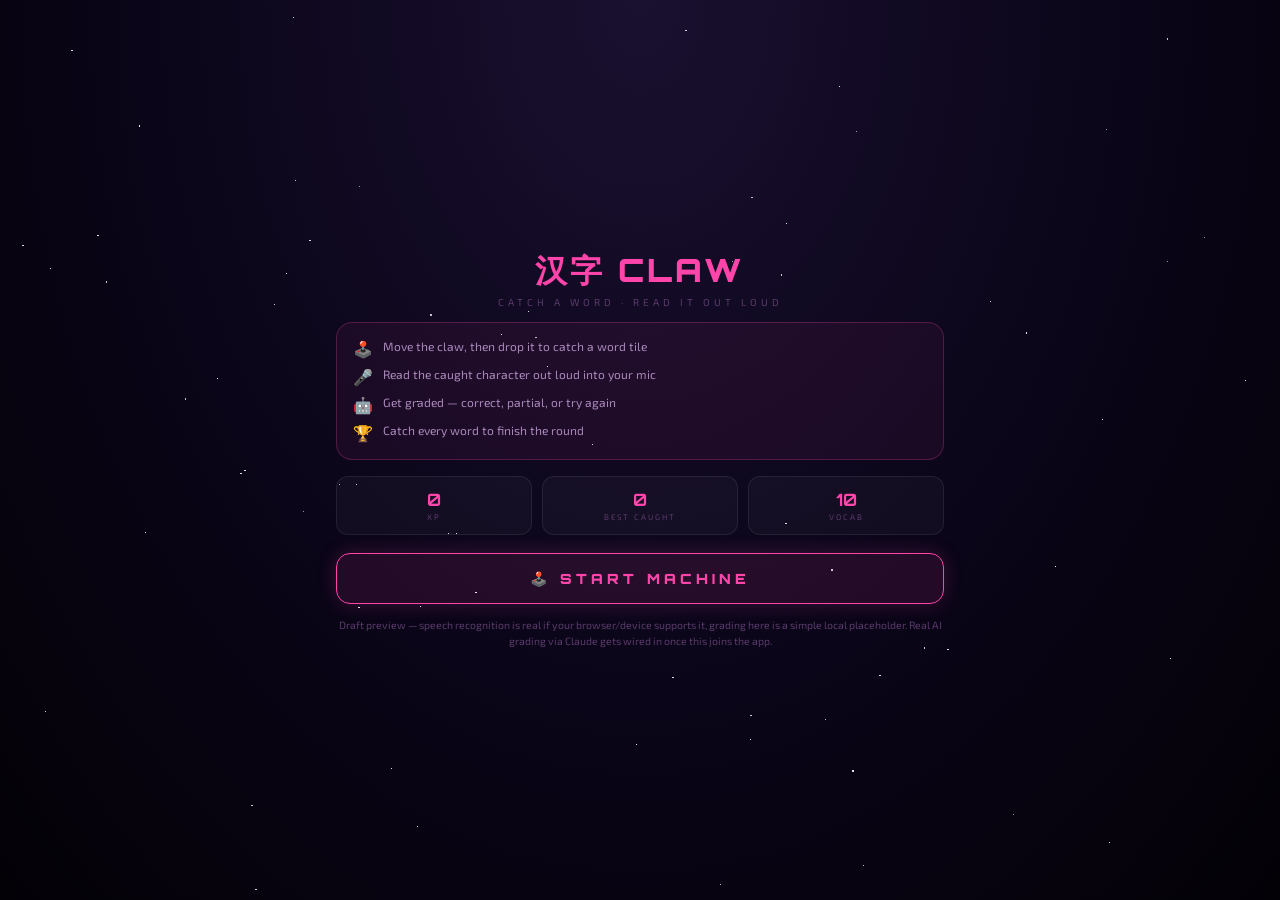
<file: claw-machine-draft.html>
<!DOCTYPE html>
<html lang="en">
<head>
<meta charset="UTF-8"/>
<meta name="viewport" content="width=device-width, initial-scale=1.0"/>
<meta name="color-scheme" content="dark"/>
<title>汉字 CLAW – catch it, say it!</title>
<style>
@import url('https://fonts.googleapis.com/css2?family=Orbitron:wght@700;900&family=Exo+2:wght@400;600&display=swap');
*{box-sizing:border-box;margin:0;padding:0}
body{min-height:100vh;background:radial-gradient(ellipse at 50% 0%,#1a1030,#0a0518 55%,#030106);color:#fff;font-family:'Exo 2',sans-serif;overflow-x:hidden;display:flex;align-items:center;justify-content:center}
.star{position:fixed;border-radius:50%;background:#fff;pointer-events:none;animation:tw var(--d) var(--dl) ease-in-out infinite}
@keyframes tw{0%,100%{opacity:.1}50%{opacity:.75}}
@keyframes glow{0%,100%{text-shadow:0 0 10px currentColor}50%{text-shadow:0 0 26px currentColor}}
@keyframes pop{0%{transform:scale(.6);opacity:0}70%{transform:scale(1.1)}100%{transform:scale(1);opacity:1}}
@keyframes pulse{0%,100%{box-shadow:0 0 0 0 rgba(255,68,170,.5)}50%{box-shadow:0 0 0 14px rgba(255,68,170,0)}}

.wrap{width:100%;max-width:640px;padding:16px}
.screen{display:none}
.screen.active{display:block;animation:pop .3s ease}

#title{font-family:'Orbitron',monospace;font-size:clamp(22px,6vw,32px);font-weight:900;color:#ff44aa;letter-spacing:3px;text-align:center;animation:glow 2.5s ease-in-out infinite;margin-bottom:2px}
#sub{text-align:center;font-size:10px;color:#5a3a6a;letter-spacing:4px;margin-bottom:14px}

.how-box{background:rgba(255,68,170,.06);border:1px solid rgba(255,68,170,.25);border-radius:16px;padding:16px;margin-bottom:16px}
.how-row{display:flex;gap:10px;margin-bottom:8px;align-items:flex-start;font-size:12px;color:#aa88bb}
.how-row:last-child{margin-bottom:0}
.stat-row{display:flex;gap:10px;margin-bottom:18px}
.stat{flex:1;background:rgba(255,255,255,.03);border:1px solid rgba(255,255,255,.08);border-radius:12px;padding:12px 6px;text-align:center}
.stat-num{font-family:'Orbitron',monospace;font-size:17px;font-weight:700;color:#ff44aa}
.stat-lbl{font-size:8px;color:#5a3a6a;letter-spacing:2px;margin-top:2px}
.btn-primary{display:block;width:100%;padding:16px;background:rgba(255,68,170,.1);border:1.5px solid #ff44aa;border-radius:14px;color:#ff44aa;font-family:'Orbitron',monospace;font-size:14px;font-weight:900;letter-spacing:4px;cursor:pointer;text-align:center;box-shadow:0 0 20px rgba(255,68,170,.2)}
.btn-secondary{display:block;width:100%;padding:12px;margin-top:10px;background:transparent;border:1px solid rgba(255,255,255,.12);border-radius:14px;color:#7755aa;font-family:'Orbitron',monospace;font-size:11px;letter-spacing:3px;cursor:pointer;text-align:center}

#claw-hud{display:flex;justify-content:space-between;font-family:'Orbitron',monospace;font-size:12px;color:#ff44aa;margin-bottom:8px;letter-spacing:1px}
#cabinet{position:relative;background:linear-gradient(180deg,#150a28,#0a0518);border:2px solid rgba(255,68,170,.35);border-radius:14px;overflow:hidden}
#claw-cv{display:block;width:100%}
.ctrl-row{display:flex;gap:8px;margin-top:10px}
.ctrl-btn{flex:1;padding:16px;border-radius:12px;font-family:'Orbitron',monospace;font-size:13px;font-weight:700;letter-spacing:2px;cursor:pointer;text-align:center;background:rgba(255,255,255,.04);border:1px solid rgba(255,255,255,.14);color:#cc99dd;user-select:none;touch-action:manipulation}
.ctrl-btn:active{background:rgba(255,68,170,.18)}
#drop-btn{background:rgba(255,68,170,.12);border-color:#ff44aa;color:#ff44aa}

.speak-card{background:rgba(255,68,170,.06);border:2px solid rgba(255,68,170,.4);border-radius:18px;padding:24px 16px;text-align:center;margin-bottom:14px}
.speak-lbl{font-size:10px;color:#5a3a6a;letter-spacing:4px;margin-bottom:10px}
.speak-char{font-family:serif;font-size:56px;color:#fff;margin-bottom:6px}
.mic-btn{width:84px;height:84px;border-radius:50%;background:rgba(255,68,170,.14);border:3px solid #ff44aa;color:#ff44aa;font-size:32px;cursor:pointer;margin:14px auto 8px;display:block}
.mic-btn.listening{animation:pulse 1.2s infinite;background:rgba(255,68,170,.3)}
#mic-status{font-size:11px;color:#7755aa;letter-spacing:1px;min-height:16px}
#transcript-box{font-size:15px;color:#ffcc00;min-height:20px;margin-top:8px}

.self-grade-row{display:flex;gap:8px;margin-top:14px}
.sg-btn{flex:1;padding:10px 4px;background:rgba(255,255,255,.04);border-radius:10px;font-size:11px;cursor:pointer;text-align:center}

#feedback-card{border-radius:14px;padding:14px 16px;margin-top:14px;text-align:center;display:none;animation:pop .35s ease}
#fb-emoji{font-size:28px;margin-bottom:6px}
#fb-label{font-family:'Orbitron',monospace;font-size:14px;font-weight:700;letter-spacing:2px;margin-bottom:6px}
#fb-comment{font-size:12px;color:#aa88bb;margin-bottom:10px}
#fb-answer{border-radius:10px;padding:10px 14px;background:rgba(255,68,170,.06);border:1px solid rgba(255,68,170,.2)}
#fb-py{font-size:12px;color:#ff44aa;margin-top:2px}
#next-btn{display:none;width:100%;padding:14px;margin-top:12px;background:rgba(255,68,170,.1);border:1px solid #ff44aa;border-radius:13px;color:#ff44aa;font-family:'Orbitron',monospace;font-size:13px;font-weight:700;letter-spacing:3px;cursor:pointer;text-align:center}

.sum-title{font-family:'Orbitron',monospace;font-size:20px;font-weight:900;letter-spacing:2px;text-align:center;margin-bottom:6px;color:#ffd700}
.sum-score{font-family:'Orbitron',monospace;font-weight:900;font-size:56px;line-height:1;text-align:center;margin-bottom:14px;color:#ff44aa}
.sum-list{background:rgba(255,255,255,.03);border:1px solid rgba(255,255,255,.08);border-radius:16px;padding:14px;margin-bottom:16px}
.sl-row{display:flex;align-items:center;gap:10px;padding:8px 0;border-bottom:1px solid rgba(255,255,255,.05);font-size:13px}
.sl-row:last-child{border-bottom:none}

#note{font-size:10.5px;color:#5a3a6a;text-align:center;margin-top:14px;line-height:1.5}
</style>
</head>
<body>

<div class="wrap">
  <div id="title">汉字 CLAW</div>
  <div id="sub">CATCH A WORD · READ IT OUT LOUD</div>

  <div id="home" class="screen active">
    <div class="how-box">
      <div class="how-row"><span style="font-size:16px;flex-shrink:0">🕹️</span><span>Move the claw, then drop it to catch a word tile</span></div>
      <div class="how-row"><span style="font-size:16px;flex-shrink:0">🎤</span><span>Read the caught character out loud into your mic</span></div>
      <div class="how-row"><span style="font-size:16px;flex-shrink:0">🤖</span><span>Get graded — correct, partial, or try again</span></div>
      <div class="how-row"><span style="font-size:16px;flex-shrink:0">🏆</span><span>Catch every word to finish the round</span></div>
    </div>
    <div class="stat-row">
      <div class="stat"><div class="stat-num" id="home-xp">0</div><div class="stat-lbl">XP</div></div>
      <div class="stat"><div class="stat-num" id="home-caught">0</div><div class="stat-lbl">BEST CAUGHT</div></div>
      <div class="stat"><div class="stat-num" id="home-vocab">0</div><div class="stat-lbl">VOCAB</div></div>
    </div>
    <button class="btn-primary" onclick="startRound()">🕹️ START MACHINE</button>
    <div id="note">Draft preview — speech recognition is real if your browser/device supports it, grading here is a simple local placeholder. Real AI grading via Claude gets wired in once this joins the app.</div>
  </div>

  <div id="claw-screen" class="screen">
    <div id="claw-hud"><span>CAUGHT <span id="caught-val">0</span>/<span id="total-val">0</span></span><span id="claw-state-lbl"></span></div>
    <div id="cabinet"><canvas id="claw-cv" width="600" height="300"></canvas></div>
    <div class="ctrl-row">
      <div class="ctrl-btn" id="left-btn">◀ LEFT</div>
      <div class="ctrl-btn" id="drop-btn">⬇ DROP</div>
      <div class="ctrl-btn" id="right-btn">RIGHT ▶</div>
    </div>
  </div>

  <div id="speak-screen" class="screen">
    <div class="speak-card">
      <div class="speak-lbl">YOU CAUGHT</div>
      <div class="speak-char" id="speak-char"></div>
      <button class="mic-btn" id="mic-btn" onclick="startListening()">🎤</button>
      <div id="mic-status">Tap the mic and say the word</div>
      <div id="transcript-box"></div>
    </div>
    <div style="font-size:9px;color:#5a3a6a;text-align:center;margin-top:14px;letter-spacing:2px">OR SELF-GRADE — ALWAYS WORKS, MIC OR NOT</div>
    <div class="self-grade-row" id="self-grade-row">
      <button class="sg-btn" onclick="selfGrade('correct')" style="border:1px solid #00ff8855;color:#00ff88">✅ Got it</button>
      <button class="sg-btn" onclick="selfGrade('partial')" style="border:1px solid #ffcc0055;color:#ffcc00">💪 Almost</button>
      <button class="sg-btn" onclick="selfGrade('incorrect')" style="border:1px solid #ff446655;color:#ff4466">❌ Not yet</button>
    </div>
    <div id="feedback-card">
      <div id="fb-emoji"></div>
      <div id="fb-label"></div>
      <div id="fb-comment"></div>
      <div id="fb-answer"><div style="font-size:9px;color:#5a3a6a;letter-spacing:2px;margin-bottom:6px">PINYIN</div><div id="fb-py"></div></div>
    </div>
    <button id="next-btn" onclick="nextRound()"></button>
  </div>

  <div id="summary" class="screen">
    <div class="sum-title">MACHINE EMPTY! 🎉</div>
    <div class="sum-score" id="sum-score">0</div>
    <div class="sum-list" id="sum-list"></div>
    <button class="btn-primary" onclick="startRound()">🕹️ PLAY AGAIN</button>
    <button class="btn-secondary" onclick="goHome()">← HOME</button>
  </div>
</div>

<script>
var VOCAB = [
  {char:"环保袋",py:"huán bǎo dài",en:"eco / reusable bag"},
  {char:"组屋楼下",py:"zǔ wū lóu xià",en:"downstairs of the flat"},
  {char:"停车场",py:"tíng chē chǎng",en:"car park"},
  {char:"几辆汽车",py:"jǐ liàng qì chē",en:"several cars"},
  {char:"灯一直亮着",py:"dēng yī zhí liàng zhe",en:"lights kept on"},
  {char:"所以",py:"suǒ yǐ",en:"therefore / so"},
  {char:"一张纸",py:"yī zhāng zhǐ",en:"a piece of paper"},
  {char:"日用品",py:"rì yòng pǐn",en:"daily necessities"},
  {char:"认为",py:"rèn wéi",en:"to think / believe"},
  {char:"责任感",py:"zé rèn gǎn",en:"sense of responsibility"}
];

function buildStars(){for(var i=0;i<70;i++){var s=document.createElement('div');s.className='star';s.style.cssText='left:'+Math.random()*100+'%;top:'+Math.random()*100+'%;width:'+(Math.random()*1.6+.3)+'px;height:'+(Math.random()*1.6+.3)+'px;--d:'+(Math.random()*3+2)+'s;--dl:'+(Math.random()*6)+'s';document.body.appendChild(s);}}
buildStars();

var xp = 0, bestCaught = 0;
try { xp = parseInt(localStorage.getItem('claw_draft_xp')) || 0; bestCaught = parseInt(localStorage.getItem('claw_draft_best')) || 0; } catch(e) {}

function showScreen(id){
  var els = document.querySelectorAll('.screen');
  for (var i=0;i<els.length;i++) els[i].classList.remove('active');
  document.getElementById(id).classList.add('active');
}
function goHome(){
  document.getElementById('home-xp').textContent = xp;
  document.getElementById('home-caught').textContent = bestCaught;
  document.getElementById('home-vocab').textContent = VOCAB.length;
  showScreen('home');
}

// ── claw machine ─────────────────────────────────────────────────────────
var cv = document.getElementById('claw-cv');
var ctx = cv.getContext('2d');
var W = cv.width, H = cv.height;
var RAIL_Y = 26, BIN_TOP = 190, BIN_BOTTOM = 270;
var CATCH_RADIUS = 46;

var pile, clawX, clawY, clawState, movingDir, caughtTile, results, raf, lastTs;

function layoutPile(){
  pile = [];
  var cols = 5, rows = 2;
  var i = 0;
  for (var r = 0; r < rows; r++) {
    for (var c = 0; c < cols; c++) {
      if (i >= queue.length) break;
      var baseX = 60 + c*(W-120)/(cols-1);
      var baseY = BIN_TOP + 20 + r*40;
      pile.push({
        item: queue[i],
        x: baseX + (Math.random()-0.5)*14,
        y: baseY + (Math.random()-0.5)*10,
        caught: false
      });
      i++;
    }
  }
}

function shuffle(a){var r=a.slice();for(var i=r.length-1;i>0;i--){var j=Math.floor(Math.random()*(i+1));var t=r[i];r[i]=r[j];r[j]=t;}return r;}

var queue = [], caughtCount = 0;

function startRound(){
  queue = shuffle(VOCAB);
  caughtCount = 0;
  results = [];
  document.getElementById('total-val').textContent = queue.length;
  document.getElementById('caught-val').textContent = 0;
  clawX = W/2; clawY = RAIL_Y; clawState = 'idle'; movingDir = 0; caughtTile = null;
  layoutPile();
  showScreen('claw-screen');
  lastTs = null;
  cancelAnimationFrame(raf);
  raf = requestAnimationFrame(loop);
}

function drawCabinet(){
  ctx.clearRect(0,0,W,H);
  var bg = ctx.createLinearGradient(0,0,0,H);
  bg.addColorStop(0, '#1a0f30'); bg.addColorStop(1, '#0a0518');
  ctx.fillStyle = bg; ctx.fillRect(0,0,W,H);

  ctx.strokeStyle = 'rgba(255,68,170,.4)';
  ctx.lineWidth = 4;
  ctx.beginPath(); ctx.moveTo(0, RAIL_Y-6); ctx.lineTo(W, RAIL_Y-6); ctx.stroke();

  ctx.fillStyle = 'rgba(255,68,170,.06)';
  ctx.fillRect(20, BIN_TOP, W-40, BIN_BOTTOM-BIN_TOP);
  ctx.strokeStyle = 'rgba(255,68,170,.3)';
  ctx.lineWidth = 2;
  ctx.strokeRect(20, BIN_TOP, W-40, BIN_BOTTOM-BIN_TOP);

  for (var i = 0; i < pile.length; i++) {
    var t = pile[i];
    if (t.caught) continue;
    // face-down — the catch is a surprise, not a pick; the word only
    // reveals once it's actually in the claw (see onCaught)
    ctx.fillStyle = 'rgba(255,68,170,.1)';
    ctx.beginPath();
    ctx.roundRect ? ctx.roundRect(t.x-26, t.y-16, 52, 32, 8) : ctx.rect(t.x-26, t.y-16, 52, 32);
    ctx.fill();
    ctx.strokeStyle = 'rgba(255,68,170,.45)';
    ctx.lineWidth = 1.4;
    ctx.stroke();
    ctx.font = "700 15px 'Orbitron', monospace";
    ctx.fillStyle = 'rgba(255,68,170,.65)';
    ctx.textAlign = 'center';
    ctx.textBaseline = 'middle';
    ctx.fillText('?', t.x, t.y);
  }
}

function drawClaw(){
  ctx.strokeStyle = '#ffcc00';
  ctx.lineWidth = 3;
  ctx.beginPath();
  ctx.moveTo(clawX, RAIL_Y);
  ctx.lineTo(clawX, clawY);
  ctx.stroke();

  ctx.save();
  ctx.translate(clawX, clawY);
  ctx.strokeStyle = '#ffd700';
  ctx.lineWidth = 3.5;
  ctx.lineCap = 'round';
  var spread = clawState === 'closed' ? 5 : 13;
  ctx.beginPath(); ctx.moveTo(-spread,0); ctx.lineTo(-spread*0.4,16); ctx.stroke();
  ctx.beginPath(); ctx.moveTo(spread,0); ctx.lineTo(spread*0.4,16); ctx.stroke();
  ctx.beginPath(); ctx.arc(0,0,6,0,Math.PI*2); ctx.fillStyle = '#ffd700'; ctx.fill();
  ctx.restore();

  if (caughtTile) {
    // still face-down on the way up — revealed only on the speak screen
    ctx.font = "700 13px 'Orbitron', monospace";
    ctx.fillStyle = 'rgba(255,68,170,.8)';
    ctx.textAlign = 'center';
    ctx.fillText('?', clawX, clawY + 24);
  }
}

function loop(ts){
  var dt = lastTs ? Math.min(ts-lastTs, 50) : 16;
  lastTs = ts;

  if (clawState === 'idle' && movingDir !== 0) {
    clawX = Math.max(40, Math.min(W-40, clawX + movingDir*0.32*dt));
  }
  if (clawState === 'dropping') {
    clawY += 0.42*dt;
    if (clawY >= BIN_TOP + 30) {
      clawY = BIN_TOP + 30;
      tryCatch();
      clawState = 'rising';
    }
  }
  if (clawState === 'rising') {
    clawY -= 0.42*dt;
    if (clawY <= RAIL_Y) {
      clawY = RAIL_Y;
      if (caughtTile) { onCaught(caughtTile); return; }
      clawState = 'idle';
      document.getElementById('claw-state-lbl').textContent = '';
    }
  }

  drawCabinet();
  drawClaw();
  raf = requestAnimationFrame(loop);
}

function tryCatch(){
  var best = null, bestDist = CATCH_RADIUS;
  for (var i = 0; i < pile.length; i++) {
    var t = pile[i];
    if (t.caught) continue;
    var d = Math.abs(t.x - clawX);
    if (d < bestDist) { bestDist = d; best = t; }
  }
  if (best) { best.caught = true; caughtTile = best; clawState = 'closed'; }
}

function onCaught(tile){
  cancelAnimationFrame(raf);
  document.getElementById('speak-char').textContent = tile.item.char;
  document.getElementById('transcript-box').textContent = '';
  document.getElementById('mic-status').textContent = 'Tap the mic and say the word';
  document.getElementById('mic-btn').classList.remove('listening');
  document.getElementById('feedback-card').style.display = 'none';
  document.getElementById('next-btn').style.display = 'none';
  currentTile = tile;
  showScreen('speak-screen');
}

document.getElementById('left-btn').addEventListener('mousedown', function(){ movingDir = -1; });
document.getElementById('right-btn').addEventListener('mousedown', function(){ movingDir = 1; });
document.addEventListener('mouseup', function(){ movingDir = 0; });
document.getElementById('left-btn').addEventListener('touchstart', function(e){ e.preventDefault(); movingDir = -1; }, {passive:false});
document.getElementById('right-btn').addEventListener('touchstart', function(e){ e.preventDefault(); movingDir = 1; }, {passive:false});
document.addEventListener('touchend', function(){ movingDir = 0; });
document.getElementById('drop-btn').addEventListener('click', function(){
  if (clawState !== 'idle') return;
  clawState = 'dropping';
  document.getElementById('claw-state-lbl').textContent = 'DROPPING...';
});

// ── speak + grade ────────────────────────────────────────────────────────
var currentTile = null;
var SpeechCtor = window.SpeechRecognition || window.webkitSpeechRecognition;

var micTimeout = null;

function startListening(){
  if (!SpeechCtor) {
    document.getElementById('mic-status').textContent = 'Speech recognition not available on this device — use self-grade below';
    return;
  }
  var rec = new SpeechCtor();
  rec.lang = 'zh-CN';
  rec.interimResults = false;
  rec.maxAlternatives = 1;
  document.getElementById('mic-btn').classList.add('listening');
  document.getElementById('mic-status').textContent = 'Listening...';

  var settled = false;
  function settle(){
    settled = true;
    clearTimeout(micTimeout);
    document.getElementById('mic-btn').classList.remove('listening');
  }

  // Some sandboxed environments (including this preview) never fire
  // onresult or onerror at all if the mic permission prompt is blocked
  // outright — without this, the button would just spin forever.
  micTimeout = setTimeout(function(){
    if (settled) return;
    settle();
    try { rec.abort(); } catch (e) {}
    document.getElementById('mic-status').textContent = "Didn't hear anything back — use self-grade below";
  }, 6000);

  rec.onresult = function(e){
    if (settled) return;
    settle();
    var transcript = e.results[0][0].transcript;
    document.getElementById('transcript-box').textContent = '"' + transcript + '"';
    gradeTranscript(transcript);
  };
  rec.onerror = function(e){
    if (settled) return;
    settle();
    document.getElementById('mic-status').textContent = 'Could not hear you (' + e.error + ') — use self-grade below';
  };
  rec.onend = function(){
    document.getElementById('mic-btn').classList.remove('listening');
  };
  try { rec.start(); } catch (err) {
    settle();
    document.getElementById('mic-status').textContent = 'Could not start microphone — use self-grade below';
  }
}

// Placeholder local grading for this draft only — the real app sends the
// transcript + target word to Claude via /api/grade for a much more
// forgiving, nuanced verdict instead of this exact-substring check.
function gradeTranscript(transcript){
  var clean = transcript.replace(/[，。！？\s]/g, '');
  var grade = clean.indexOf(currentTile.item.char) !== -1 ? 'correct'
    : clean.length > 0 ? 'partial' : 'incorrect';
  var comments = { correct: 'Nailed it!', partial: 'Close — keep practising!', incorrect: "Didn't quite catch that." };
  showFeedback(grade, comments[grade]);
}

function selfGrade(g){
  var c = { correct: 'Great job!', partial: 'Good effort!', incorrect: 'Keep practising!' };
  showFeedback(g, c[g]);
}

function showFeedback(grade, comment){
  var GC = { correct:'#00ff88', partial:'#ffcc00', incorrect:'#ff4466' };
  var GE = { correct:'⭐', partial:'💪', incorrect:'❌' };
  var GL = { correct:'CORRECT! +30 XP', partial:'PARTIAL! +10 XP', incorrect:'KEEP PRACTISING' };
  var col = GC[grade] || '#ff9900';
  var earned = grade === 'correct' ? 30 : grade === 'partial' ? 10 : 0;
  xp += earned;
  try { localStorage.setItem('claw_draft_xp', xp); } catch(e) {}

  var fc = document.getElementById('feedback-card');
  fc.style.display = 'block';
  fc.style.background = 'rgba(255,255,255,.03)';
  fc.style.border = '1px solid ' + col + '55';
  document.getElementById('fb-emoji').textContent = GE[grade] || '⚠️';
  document.getElementById('fb-label').textContent = GL[grade] || '';
  document.getElementById('fb-label').style.color = col;
  document.getElementById('fb-comment').textContent = comment;
  document.getElementById('fb-py').textContent = currentTile.item.py + ' · ' + currentTile.item.en;
  document.getElementById('self-grade-row').style.display = 'none';

  var nb = document.getElementById('next-btn');
  nb.style.display = 'block';
  caughtCount++;
  document.getElementById('caught-val').textContent = caughtCount;
  nb.textContent = caughtCount < queue.length ? 'NEXT CATCH →' : '🏁 FINISH ROUND';
  results.push({ item: currentTile.item, grade: grade });
}

function nextRound(){
  if (caughtCount >= queue.length) {
    showSummary();
    return;
  }
  clawX = W/2; clawY = RAIL_Y; clawState = 'idle'; movingDir = 0; caughtTile = null;
  showScreen('claw-screen');
  lastTs = null;
  raf = requestAnimationFrame(loop);
}

function showSummary(){
  var correct = results.filter(function(r){ return r.grade === 'correct'; }).length;
  if (caughtCount > bestCaught) {
    bestCaught = caughtCount;
    try { localStorage.setItem('claw_draft_best', bestCaught); } catch(e) {}
  }
  document.getElementById('sum-score').textContent = correct + '/' + results.length;
  var list = document.getElementById('sum-list');
  list.innerHTML = '';
  results.forEach(function(r){
    var GE = { correct:'✅', partial:'💪', incorrect:'❌' };
    var row = document.createElement('div');
    row.className = 'sl-row';
    row.innerHTML = '<span>'+(GE[r.grade]||'⏭')+'</span><span style="font-family:serif;font-size:16px;flex:1">'+r.item.char+'</span><span style="font-size:10px;color:#7755aa">'+r.item.py+'</span>';
    list.appendChild(row);
  });
  showScreen('summary');
}

goHome();
</script>
</body>
</html>
</file>
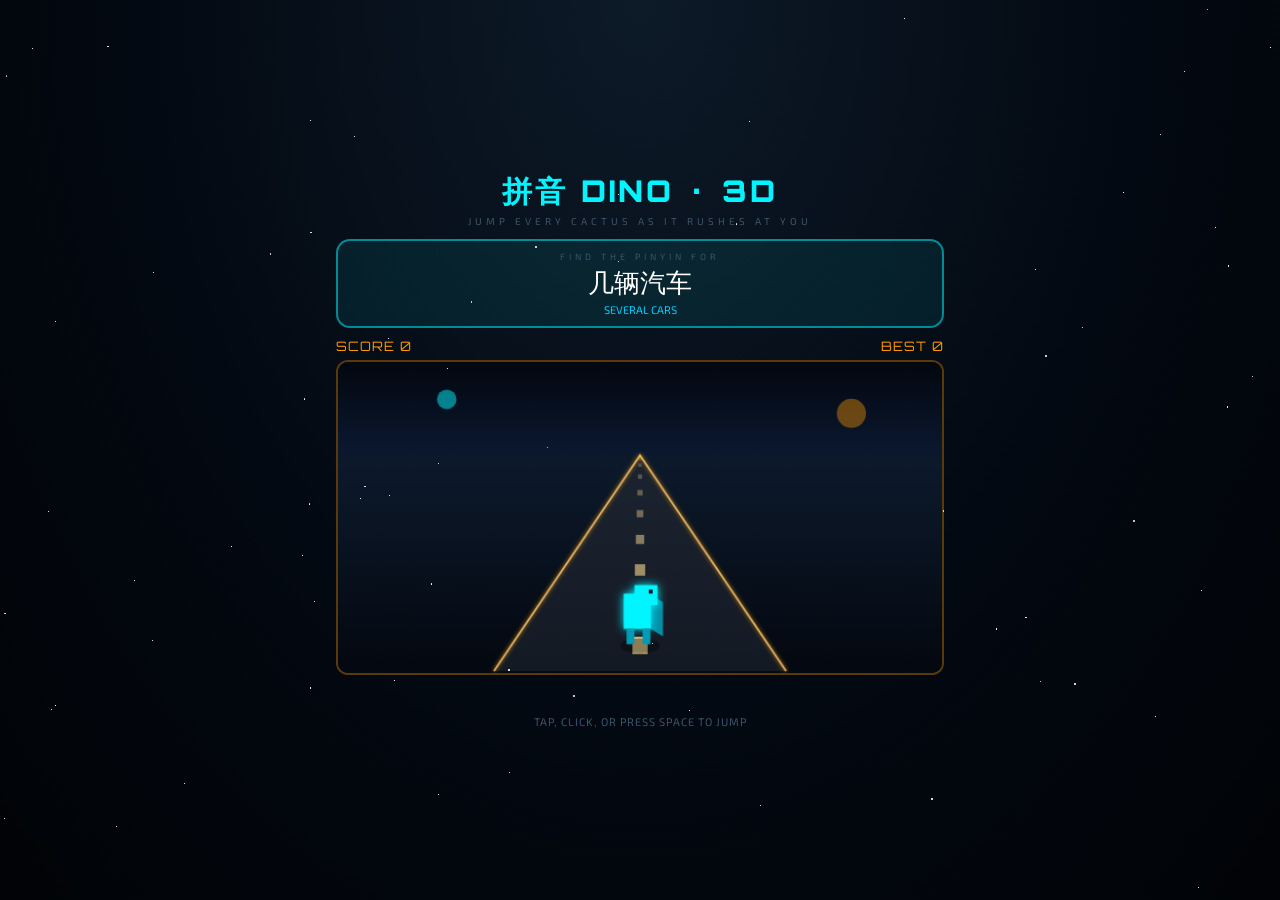
<file: dino-pinyin-3d.html>
<!DOCTYPE html>
<html lang="en">
<head>
<meta charset="UTF-8"/>
<meta name="viewport" content="width=device-width, initial-scale=1.0"/>
<meta name="color-scheme" content="dark"/>
<title>拼音 DINO 3D – jump the cactus!</title>
<style>
@import url('https://fonts.googleapis.com/css2?family=Orbitron:wght@700;900&family=Exo+2:wght@400;600&display=swap');
*{box-sizing:border-box;margin:0;padding:0}
body{min-height:100vh;background:radial-gradient(ellipse at 50% 0%,#0d1a28,#030912 55%,#010306);color:#fff;font-family:'Exo 2',sans-serif;overflow:hidden;display:flex;align-items:center;justify-content:center}
.star{position:fixed;border-radius:50%;background:#fff;pointer-events:none;animation:tw var(--d) var(--dl) ease-in-out infinite}
@keyframes tw{0%,100%{opacity:.1}50%{opacity:.75}}
@keyframes glow{0%,100%{text-shadow:0 0 10px currentColor}50%{text-shadow:0 0 26px currentColor}}

.wrap{width:100%;max-width:640px;padding:16px}
#title{font-family:'Orbitron',monospace;font-size:clamp(20px,5.5vw,30px);font-weight:900;color:#00f5ff;letter-spacing:3px;text-align:center;animation:glow 2.5s ease-in-out infinite;margin-bottom:2px}
#sub{text-align:center;font-size:10px;color:#3a5568;letter-spacing:4px;margin-bottom:12px}

#target-box{background:rgba(0,245,255,.08);border:2px solid rgba(0,245,255,.5);border-radius:14px;padding:10px 14px;text-align:center;margin-bottom:10px}
#target-lbl{font-size:9px;color:#3a5568;letter-spacing:4px;margin-bottom:4px}
#target-char{font-family:serif;font-size:26px;color:#fff}
#target-en{font-size:11px;color:#00cfff;margin-top:2px}

#hud{display:flex;justify-content:space-between;font-family:'Orbitron',monospace;font-size:13px;color:#ff9900;margin-bottom:6px;letter-spacing:1px}

canvas{display:block;width:100%;background:#030710;border:2px solid rgba(255,153,0,.35);border-radius:12px;touch-action:none}

#toast{text-align:center;height:22px;font-family:'Orbitron',monospace;font-size:13px;font-weight:700;margin-top:8px;transition:opacity .2s}
#hint{text-align:center;font-size:11px;color:#3a5568;margin-top:10px;letter-spacing:1px}

#overlay{position:fixed;inset:0;background:rgba(2,6,12,.88);display:none;align-items:center;justify-content:center;flex-direction:column;gap:10px;text-align:center;z-index:50}
#overlay.show{display:flex}
#over-title{font-family:'Orbitron',monospace;font-size:26px;font-weight:900;color:#ff4466;text-shadow:0 0 20px #ff4466}
#over-score{font-family:'Orbitron',monospace;font-size:56px;font-weight:900;color:#00f5ff;text-shadow:0 0 28px #00f5ff}
#over-hi{font-size:12px;color:#ffd700;letter-spacing:2px}
#over-btn{margin-top:10px;padding:14px 32px;background:rgba(0,245,255,.1);border:1.5px solid #00f5ff;border-radius:14px;color:#00f5ff;font-family:'Orbitron',monospace;font-size:14px;font-weight:700;letter-spacing:3px;cursor:pointer}
</style>
</head>
<body>

<div class="wrap">
  <div id="title">拼音 DINO · 3D</div>
  <div id="sub">JUMP EVERY CACTUS AS IT RUSHES AT YOU</div>

  <div id="target-box">
    <div id="target-lbl">FIND THE PINYIN FOR</div>
    <div id="target-char"></div>
    <div id="target-en"></div>
  </div>

  <div id="hud">
    <span>SCORE <span id="score-val">0</span></span>
    <span>BEST <span id="hi-val">0</span></span>
  </div>

  <canvas id="cv" width="620" height="320"></canvas>

  <div id="toast"></div>
  <div id="hint">TAP, CLICK, OR PRESS SPACE TO JUMP</div>
</div>

<div id="overlay">
  <div id="over-title">GAME OVER</div>
  <div id="over-score">0</div>
  <div id="over-hi">BEST: 0</div>
  <div id="over-btn">▶ PLAY AGAIN</div>
</div>

<script>
var VOCAB = [
  {char:"环保袋",py:"huánbǎodài",en:"eco / reusable bag"},
  {char:"组屋楼下",py:"zǔwūlóuxià",en:"downstairs of the flat"},
  {char:"停车场",py:"tíngchēchǎng",en:"car park"},
  {char:"几辆汽车",py:"jǐliàngqìchē",en:"several cars"},
  {char:"灯一直亮着",py:"dēngyìzhíliàngzhe",en:"lights kept on"},
  {char:"所以",py:"suǒyǐ",en:"therefore / so"},
  {char:"一张纸",py:"yìzhāngzhǐ",en:"a piece of paper"},
  {char:"日用品",py:"rìyòngpǐn",en:"daily necessities"},
  {char:"认为",py:"rènwéi",en:"to think / believe"},
  {char:"责任感",py:"zérèngǎn",en:"sense of responsibility"}
];

function buildStars(){for(var i=0;i<70;i++){var s=document.createElement('div');s.className='star';s.style.cssText='left:'+Math.random()*100+'%;top:'+Math.random()*100+'%;width:'+(Math.random()*1.6+.3)+'px;height:'+(Math.random()*1.6+.3)+'px;--d:'+(Math.random()*3+2)+'s;--dl:'+(Math.random()*6)+'s';document.body.appendChild(s);}}
buildStars();

var cv = document.getElementById('cv');
var ctx = cv.getContext('2d');
var W = cv.width, H = cv.height;
var CX = W/2;
var HORIZON = H*0.30;     // vanishing point height
var CAMERA_Y = H*0.90;    // where the dino stands (near edge of the "road")

var hi = 0;
try { hi = parseInt(localStorage.getItem('dino_pinyin3d_hi')) || 0; } catch(e) {}
document.getElementById('hi-val').textContent = hi;

var dino, cacti, target, score, spawnCd, pRate, running, raf, lastTs;
var roadScroll = 0;

function rnd(arr){ return arr[Math.floor(Math.random()*arr.length)]; }

function pickTarget(exclChar){
  var cands = VOCAB.filter(function(v){ return v.char !== exclChar; });
  target = rnd(cands.length ? cands : VOCAB);
  document.getElementById('target-char').textContent = target.char;
  document.getElementById('target-en').textContent = target.en.toUpperCase();
}

function toast(msg, color){
  var t = document.getElementById('toast');
  t.textContent = msg;
  t.style.color = color;
  t.style.opacity = '1';
  clearTimeout(toast._t);
  toast._t = setTimeout(function(){ t.style.opacity = '0'; }, 700);
}

// perspective helpers: p = 0 (far, at horizon) .. 1 (at the dino)
function scaleAt(p){ return 0.06 + p*p*1.15; }
function yAt(p){ return HORIZON + (CAMERA_Y - HORIZON) * p; }
function xAt(p, lane){ return CX + lane * 150 * p; }

var GRAVITY = 0.0034;   // px per ms^2
var JUMP_V = -0.95;     // px per ms (negative = up)
var CLEAR_HEIGHT = 46;  // px of jump needed to clear a cactus at the camera plane

function reset(){
  dino = { vy: 0, jumping: false, frame: 0, jumpPx: 0 };
  cacti = [];
  score = 0;
  pRate = 0.00045;
  spawnCd = 55;
  running = true;
  lastTs = null;
  pickTarget(null);
  document.getElementById('score-val').textContent = 0;
  document.getElementById('overlay').classList.remove('show');
  cancelAnimationFrame(raf);
  raf = requestAnimationFrame(loop);
}

function jump(){
  if (!running) { reset(); return; }
  if (!dino.jumping) {
    dino.jumping = true;
    dino.vy = JUMP_V;
  }
}

function spawnCactus(){
  var isTarget = Math.random() < 0.35;
  var data = isTarget ? target : rnd(VOCAB.filter(function(v){ return v.char !== target.char; }));
  cacti.push({
    p: 0,
    lane: (Math.random() - 0.5) * 0.55,   // small visual wobble, not a real dodge lane
    h: 34 + Math.random()*18,
    py: data.py,
    isTarget: isTarget && data.char === target.char,
    resolved: false
  });
}

function drawSky(){
  var g = ctx.createLinearGradient(0,0,0,HORIZON);
  g.addColorStop(0, '#030710');
  g.addColorStop(1, '#0b1930');
  ctx.fillStyle = g;
  ctx.fillRect(0,0,W,HORIZON);

  // distant twin moons for depth
  ctx.fillStyle = 'rgba(0,245,255,.5)';
  ctx.beginPath(); ctx.arc(W*0.18, HORIZON*0.4, 10, 0, Math.PI*2); ctx.fill();
  ctx.fillStyle = 'rgba(255,153,0,.4)';
  ctx.beginPath(); ctx.arc(W*0.85, HORIZON*0.55, 15, 0, Math.PI*2); ctx.fill();
}

function drawGround(dt){
  // off-road terrain, full width
  var terrain = ctx.createLinearGradient(0,HORIZON,0,H);
  terrain.addColorStop(0, '#0d1a2c');
  terrain.addColorStop(1, '#040810');
  ctx.fillStyle = terrain;
  ctx.fillRect(0, HORIZON, W, H-HORIZON);

  var bottomY = CAMERA_Y + 30;
  var leftBottom = xAt(1, -1), rightBottom = xAt(1, 1);

  // paved road surface (distinct from the terrain either side)
  var road = ctx.createLinearGradient(0,HORIZON,0,bottomY);
  road.addColorStop(0, '#1c2431');
  road.addColorStop(1, '#141a24');
  ctx.fillStyle = road;
  ctx.beginPath();
  ctx.moveTo(CX, HORIZON);
  ctx.lineTo(rightBottom, bottomY);
  ctx.lineTo(leftBottom, bottomY);
  ctx.closePath();
  ctx.fill();

  // bright road edges
  ctx.strokeStyle = 'rgba(255,200,120,.8)';
  ctx.lineWidth = 2;
  ctx.shadowColor = '#ffa500';
  ctx.shadowBlur = 4;
  [-1, 1].forEach(function(side){
    ctx.beginPath();
    ctx.moveTo(CX, HORIZON);
    ctx.lineTo(xAt(1, side), bottomY);
    ctx.stroke();
  });
  ctx.shadowBlur = 0;

  // scrolling dashed center line — moves toward the camera each frame
  roadScroll = (roadScroll + pRate * dt * 2.4) % 1;
  for (var i = 0; i < 9; i++) {
    var t = (i/9 + roadScroll) % 1;
    var p2 = t*t; // bunch near the horizon, matching the perspective everything else uses
    var y = yAt(p2);
    var w = 3 + 13*p2, h = 3 + 15*p2;
    ctx.fillStyle = 'rgba(255,225,150,' + (0.2 + 0.65*p2) + ')';
    ctx.fillRect(CX - w/2, y, w, h);
  }
}

function drawShadow(px, py, scale, jumpH){
  var alpha = Math.max(0.08, 0.35 - jumpH*0.6);
  ctx.fillStyle = 'rgba(0,0,0,' + alpha + ')';
  ctx.beginPath();
  ctx.ellipse(px, py, 16*scale*(1-jumpH*0.4), 6*scale*(1-jumpH*0.4), 0, 0, Math.PI*2);
  ctx.fill();
}

function drawDino(){
  var scale = scaleAt(1) * 1.05;
  var groundY = yAt(1);
  var jumpFrac = Math.min(1, dino.jumpPx / 130);
  var px = CX, py = groundY - dino.jumpPx;

  drawShadow(px, groundY + 4, scale, jumpFrac);

  var w = 44*scale, h = 46*scale;
  ctx.save();
  ctx.translate(px, py);

  // side face (darker) for a boxy 3D read
  ctx.fillStyle = '#0090a8';
  ctx.beginPath();
  ctx.moveTo(w*0.16, -h*0.85); ctx.lineTo(w*0.42, -h*0.7); ctx.lineTo(w*0.42, -h*0.1); ctx.lineTo(w*0.16, -h*0.25);
  ctx.closePath(); ctx.fill();

  // top/front face (bright)
  ctx.fillStyle = '#00f5ff';
  ctx.shadowColor = '#00f5ff';
  ctx.shadowBlur = 10;
  ctx.fillRect(-w*0.3, -h*0.85, w*0.5, h*0.62);
  ctx.fillRect(-w*0.1, -h, w*0.42, h*0.35);
  ctx.shadowBlur = 0;

  // eye
  ctx.fillStyle = '#030912';
  ctx.fillRect(w*0.16, -h*0.92, 4, 4);

  // legs
  var legOffset = dino.jumping ? 0 : (Math.sin(dino.frame) > 0 ? 5 : -5);
  ctx.fillStyle = '#009cb5';
  ctx.fillRect(-w*0.22 + legOffset*0.3, -h*0.24, 8, h*0.28);
  ctx.fillRect(w*0.02 - legOffset*0.3, -h*0.24, 8, h*0.28);

  ctx.restore();
}

function drawCactus(c){
  var scale = scaleAt(c.p);
  var px = xAt(c.p, c.lane);
  var py = yAt(c.p);
  var w = 20*scale, h = c.h*scale;
  var color = c.isTarget ? '#ffd700' : '#ff6b35';

  drawShadow(px, py + 2, scale, 0);

  ctx.save();
  ctx.translate(px, py);

  // side face (darker, gives it a 3D column look)
  ctx.fillStyle = c.isTarget ? '#b89200' : '#b0451f';
  ctx.fillRect(w*0.15, -h, w*0.35, h);

  // front face
  ctx.fillStyle = color;
  ctx.shadowColor = color;
  ctx.shadowBlur = 6*scale;
  ctx.fillRect(-w*0.35, -h, w*0.5, h);
  ctx.fillRect(-w*0.6, -h*0.7, w*0.3, h*0.4);
  ctx.fillRect(w*0.15, -h*0.55, w*0.3, h*0.35);
  ctx.shadowBlur = 0;
  ctx.restore();

  if (scale > 0.28) {
    ctx.font = (10*Math.min(scale,1.15)) + "px 'Exo 2', sans-serif";
    ctx.fillStyle = '#fff';
    ctx.textAlign = 'center';
    ctx.fillText(c.py, px, py - h - 6);
  }
}

function loop(ts){
  if (!running) return;
  var dt = lastTs ? Math.min(ts - lastTs, 50) : 16;
  lastTs = ts;

  // dino jump arc (real pixel physics: vy in px/ms, gravity in px/ms^2)
  if (dino.jumping) {
    dino.vy += GRAVITY * dt;
    dino.jumpPx -= dino.vy * dt;
    if (dino.jumpPx <= 0) { dino.jumpPx = 0; dino.jumping = false; dino.vy = 0; }
  }
  dino.frame += 0.2;

  ctx.clearRect(0,0,W,H);
  drawSky();
  drawGround(dt);

  // spawn
  spawnCd -= 1;
  if (spawnCd <= 0) {
    spawnCactus();
    spawnCd = Math.max(30, 70 - score*0.05);
  }

  // advance + collide + draw (draw far-to-near so near ones overlap far ones correctly)
  cacti.sort(function(a,b){ return a.p - b.p; });
  for (var i = 0; i < cacti.length; i++) {
    var c = cacti[i];
    c.p += pRate * dt;
    drawCactus(c);

    if (!c.resolved && c.p >= 0.97) {
      var cleared = dino.jumpPx > CLEAR_HEIGHT;
      if (!cleared) { gameOver(); return; }
      c.resolved = true;
      score += 10;
      if (c.isTarget) {
        score += 50;
        toast('✅ ' + c.py + ' — MATCH! +50', '#00ff88');
        pickTarget(target.char);
      } else {
        toast(c.py, '#7799aa');
      }
      document.getElementById('score-val').textContent = score;
    }
  }
  cacti = cacti.filter(function(c){ return c.p < 1.15; });

  drawDino();

  pRate = Math.min(0.0011, 0.00045 + score * 0.000001);

  raf = requestAnimationFrame(loop);
}

function gameOver(){
  running = false;
  cancelAnimationFrame(raf);
  if (score > hi) {
    hi = score;
    try { localStorage.setItem('dino_pinyin3d_hi', hi); } catch(e) {}
  }
  document.getElementById('hi-val').textContent = hi;
  document.getElementById('over-score').textContent = score;
  document.getElementById('over-hi').textContent = 'BEST: ' + hi;
  document.getElementById('overlay').classList.add('show');
}

document.addEventListener('keydown', function(e){
  if (e.code === 'Space' || e.code === 'ArrowUp') { e.preventDefault(); jump(); }
});
cv.addEventListener('mousedown', jump);
cv.addEventListener('touchstart', function(e){ e.preventDefault(); jump(); }, { passive: false });
document.getElementById('overlay').addEventListener('click', function(){ if(!running) reset(); });

reset();
</script>
</body>
</html>
</file>
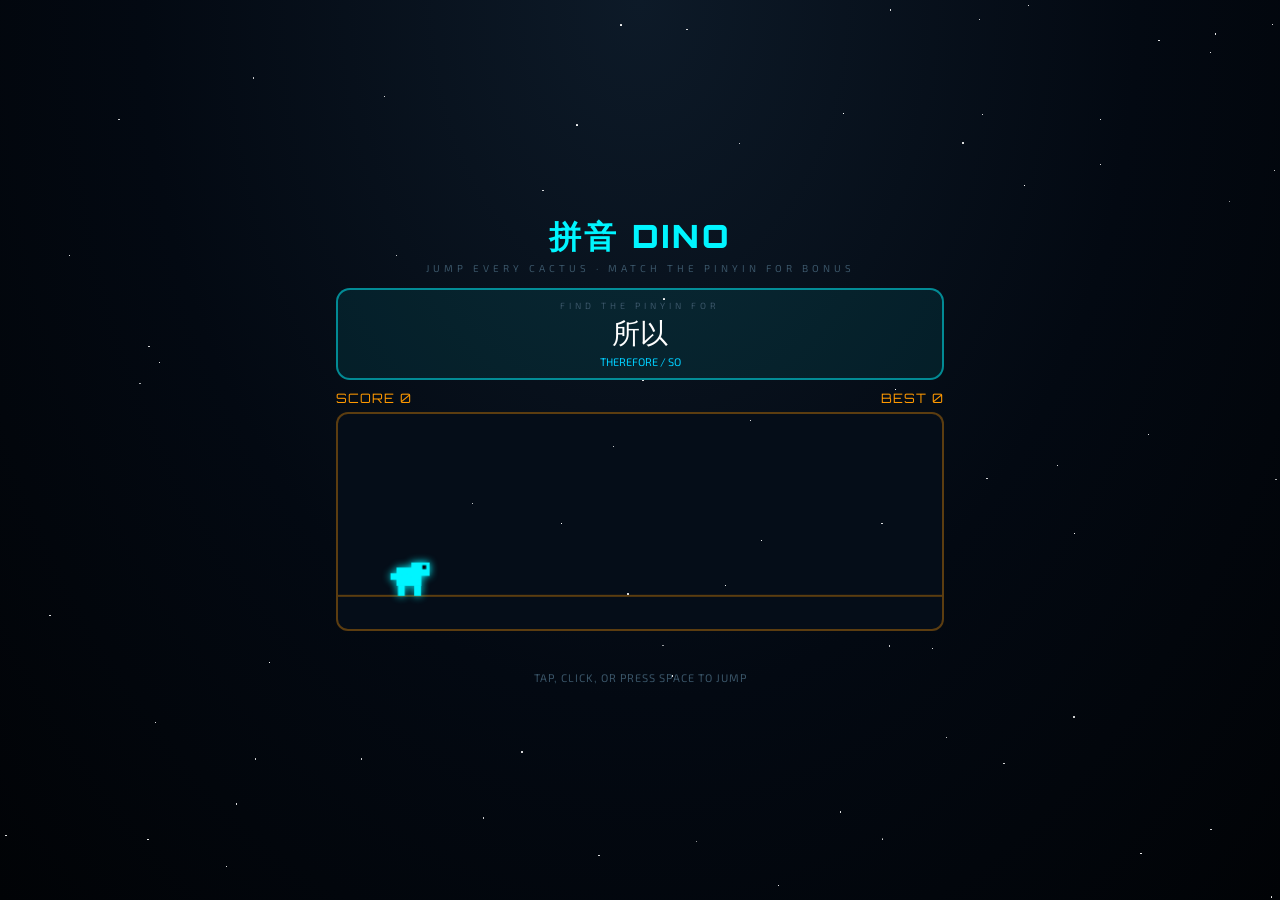
<file: dino-pinyin.html>
<!DOCTYPE html>
<html lang="en">
<head>
<meta charset="UTF-8"/>
<meta name="viewport" content="width=device-width, initial-scale=1.0"/>
<meta name="color-scheme" content="dark"/>
<title>拼音 DINO – jump the cactus!</title>
<style>
@import url('https://fonts.googleapis.com/css2?family=Orbitron:wght@700;900&family=Exo+2:wght@400;600&display=swap');
*{box-sizing:border-box;margin:0;padding:0}
body{min-height:100vh;background:radial-gradient(ellipse at 50% 0%,#0d1a28,#030912 55%,#010306);color:#fff;font-family:'Exo 2',sans-serif;overflow:hidden;display:flex;align-items:center;justify-content:center}
.star{position:fixed;border-radius:50%;background:#fff;pointer-events:none;animation:tw var(--d) var(--dl) ease-in-out infinite}
@keyframes tw{0%,100%{opacity:.1}50%{opacity:.75}}
@keyframes glow{0%,100%{text-shadow:0 0 10px currentColor}50%{text-shadow:0 0 26px currentColor}}

.wrap{width:100%;max-width:640px;padding:16px}
#title{font-family:'Orbitron',monospace;font-size:clamp(22px,6vw,32px);font-weight:900;color:#00f5ff;letter-spacing:3px;text-align:center;animation:glow 2.5s ease-in-out infinite;margin-bottom:2px}
#sub{text-align:center;font-size:10px;color:#3a5568;letter-spacing:4px;margin-bottom:14px}

#target-box{background:rgba(0,245,255,.08);border:2px solid rgba(0,245,255,.5);border-radius:14px;padding:10px 14px;text-align:center;margin-bottom:10px}
#target-lbl{font-size:9px;color:#3a5568;letter-spacing:4px;margin-bottom:4px}
#target-char{font-family:serif;font-size:28px;color:#fff}
#target-en{font-size:11px;color:#00cfff;margin-top:2px}

#hud{display:flex;justify-content:space-between;font-family:'Orbitron',monospace;font-size:13px;color:#ff9900;margin-bottom:6px;letter-spacing:1px}

canvas{display:block;width:100%;background:#050d18;border:2px solid rgba(255,153,0,.35);border-radius:12px;touch-action:none}

#toast{text-align:center;height:22px;font-family:'Orbitron',monospace;font-size:13px;font-weight:700;margin-top:8px;transition:opacity .2s}

#hint{text-align:center;font-size:11px;color:#3a5568;margin-top:10px;letter-spacing:1px}

#overlay{position:fixed;inset:0;background:rgba(2,6,12,.88);display:none;align-items:center;justify-content:center;flex-direction:column;gap:10px;text-align:center;z-index:50}
#overlay.show{display:flex}
#over-title{font-family:'Orbitron',monospace;font-size:26px;font-weight:900;color:#ff4466;text-shadow:0 0 20px #ff4466}
#over-score{font-family:'Orbitron',monospace;font-size:56px;font-weight:900;color:#00f5ff;text-shadow:0 0 28px #00f5ff}
#over-hi{font-size:12px;color:#ffd700;letter-spacing:2px}
#over-btn{margin-top:10px;padding:14px 32px;background:rgba(0,245,255,.1);border:1.5px solid #00f5ff;border-radius:14px;color:#00f5ff;font-family:'Orbitron',monospace;font-size:14px;font-weight:700;letter-spacing:3px;cursor:pointer}
</style>
</head>
<body>

<div class="wrap">
  <div id="title">拼音 DINO</div>
  <div id="sub">JUMP EVERY CACTUS · MATCH THE PINYIN FOR BONUS</div>

  <div id="target-box">
    <div id="target-lbl">FIND THE PINYIN FOR</div>
    <div id="target-char"></div>
    <div id="target-en"></div>
  </div>

  <div id="hud">
    <span>SCORE <span id="score-val">0</span></span>
    <span>BEST <span id="hi-val">0</span></span>
  </div>

  <canvas id="cv" width="620" height="220"></canvas>

  <div id="toast"></div>
  <div id="hint">TAP, CLICK, OR PRESS SPACE TO JUMP</div>
</div>

<div id="overlay">
  <div id="over-title">GAME OVER</div>
  <div id="over-score">0</div>
  <div id="over-hi">BEST: 0</div>
  <div id="over-btn">▶ PLAY AGAIN</div>
</div>

<script>
var VOCAB = [
  {char:"环保袋",py:"huánbǎodài",en:"eco / reusable bag"},
  {char:"组屋楼下",py:"zǔwūlóuxià",en:"downstairs of the flat"},
  {char:"停车场",py:"tíngchēchǎng",en:"car park"},
  {char:"几辆汽车",py:"jǐliàngqìchē",en:"several cars"},
  {char:"灯一直亮着",py:"dēngyìzhíliàngzhe",en:"lights kept on"},
  {char:"所以",py:"suǒyǐ",en:"therefore / so"},
  {char:"一张纸",py:"yìzhāngzhǐ",en:"a piece of paper"},
  {char:"日用品",py:"rìyòngpǐn",en:"daily necessities"},
  {char:"认为",py:"rènwéi",en:"to think / believe"},
  {char:"责任感",py:"zérèngǎn",en:"sense of responsibility"}
];

function buildStars(){for(var i=0;i<70;i++){var s=document.createElement('div');s.className='star';s.style.cssText='left:'+Math.random()*100+'%;top:'+Math.random()*100+'%;width:'+(Math.random()*1.6+.3)+'px;height:'+(Math.random()*1.6+.3)+'px;--d:'+(Math.random()*3+2)+'s;--dl:'+(Math.random()*6)+'s';document.body.appendChild(s);}}
buildStars();

var cv = document.getElementById('cv');
var ctx = cv.getContext('2d');
var W = cv.width, H = cv.height;
var GROUND_Y = H - 34;

var hi = 0;
try { hi = parseInt(localStorage.getItem('dino_pinyin_hi')) || 0; } catch(e) {}
document.getElementById('hi-val').textContent = hi;

var dino, cacti, target, score, speed, spawnCd, running, raf, tick0;

function rnd(arr){ return arr[Math.floor(Math.random()*arr.length)]; }

function pickTarget(exclChar){
  var cands = VOCAB.filter(function(v){ return v.char !== exclChar; });
  target = rnd(cands.length ? cands : VOCAB);
  document.getElementById('target-char').textContent = target.char;
  document.getElementById('target-en').textContent = target.en.toUpperCase();
}

function toast(msg, color){
  var t = document.getElementById('toast');
  t.textContent = msg;
  t.style.color = color;
  t.style.opacity = '1';
  clearTimeout(toast._t);
  toast._t = setTimeout(function(){ t.style.opacity = '0'; }, 700);
}

function reset(){
  dino = { x: 60, y: GROUND_Y - 34, w: 34, h: 34, vy: 0, jumping: false, frame: 0 };
  cacti = [];
  score = 0;
  speed = 4.2;
  spawnCd = 60;
  running = true;
  tick0 = null;
  pickTarget(null);
  document.getElementById('score-val').textContent = 0;
  document.getElementById('overlay').classList.remove('show');
  cancelAnimationFrame(raf);
  raf = requestAnimationFrame(loop);
}

function jump(){
  if (!running) { reset(); return; }
  if (!dino.jumping) {
    dino.jumping = true;
    dino.vy = -10.2;
  }
}

function spawnCactus(){
  var isTarget = Math.random() < 0.35;
  var data = isTarget ? target : rnd(VOCAB.filter(function(v){ return v.char !== target.char; }));
  var h = 30 + Math.random()*20;
  cacti.push({
    x: W + 10,
    w: 20,
    h: h,
    py: data.py,
    isTarget: isTarget && data.char === target.char,
    resolved: false
  });
}

function loop(ts){
  if (!running) return;
  ctx.clearRect(0,0,W,H);

  // ground
  ctx.strokeStyle = 'rgba(255,153,0,.35)';
  ctx.lineWidth = 2;
  ctx.beginPath();
  ctx.moveTo(0, GROUND_Y);
  ctx.lineTo(W, GROUND_Y);
  ctx.stroke();

  // dino physics
  dino.vy += 0.55;
  dino.y += dino.vy;
  if (dino.y >= GROUND_Y - dino.h) {
    dino.y = GROUND_Y - dino.h;
    dino.vy = 0;
    dino.jumping = false;
  }
  dino.frame += 0.2;

  drawDino();

  // spawn
  spawnCd -= 1;
  if (spawnCd <= 0) {
    spawnCactus();
    spawnCd = Math.max(38, 85 - speed*4);
  }

  // move + draw cacti, check collisions/clears
  for (var i = cacti.length - 1; i >= 0; i--) {
    var c = cacti[i];
    c.x -= speed;
    drawCactus(c);

    // collision (AABB, a little forgiving)
    var dx = dino.x + 5, dw = dino.w - 10;
    var dy = dino.y + 4, dh = dino.h - 8;
    var cx = c.x, cw = c.w, cyTop = GROUND_Y - c.h, ch = c.h;
    var hit = dx < cx + cw && dx + dw > cx && dy < cyTop + ch && dy + dh > cyTop;
    if (hit) {
      gameOver();
      return;
    }

    if (!c.resolved && c.x + c.w < dino.x) {
      c.resolved = true;
      score += 10;
      if (c.isTarget) {
        score += 50;
        toast('✅ ' + c.py + ' — MATCH! +50', '#00ff88');
        pickTarget(target.char);
      } else {
        toast(c.py, '#7799aa');
      }
      document.getElementById('score-val').textContent = score;
    }

    if (c.x + c.w < -10) cacti.splice(i, 1);
  }

  speed = Math.min(9.5, 4.2 + score * 0.01);

  raf = requestAnimationFrame(loop);
}

function drawDino(){
  var x = dino.x, y = dino.y, w = dino.w, h = dino.h;
  ctx.fillStyle = '#00f5ff';
  ctx.shadowColor = '#00f5ff';
  ctx.shadowBlur = 8;
  // body
  ctx.fillRect(x, y + h*0.15, w*0.75, h*0.55);
  // head
  ctx.fillRect(x + w*0.45, y, w*0.55, h*0.4);
  // eye
  ctx.fillStyle = '#030912';
  ctx.fillRect(x + w*0.78, y + h*0.08, 4, 4);
  // tail
  ctx.fillStyle = '#00f5ff';
  ctx.fillRect(x - w*0.18, y + h*0.32, w*0.22, h*0.2);
  // legs (simple run animation)
  var legOffset = dino.jumping ? 0 : (Math.sin(dino.frame) > 0 ? 4 : -4);
  ctx.fillRect(x + w*0.08 + legOffset*0.3, y + h*0.68, 7, h*0.32);
  ctx.fillRect(x + w*0.5 - legOffset*0.3, y + h*0.68, 7, h*0.32);
  ctx.shadowBlur = 0;
}

function drawCactus(c){
  var x = c.x, top = GROUND_Y - c.h, w = c.w, h = c.h;
  ctx.fillStyle = c.isTarget ? '#ffd700' : '#ff6b35';
  ctx.shadowColor = ctx.fillStyle;
  ctx.shadowBlur = 6;
  ctx.fillRect(x, top, w, h);
  ctx.fillRect(x - 6, top + h*0.25, 6, h*0.35);
  ctx.fillRect(x + w, top + h*0.4, 6, h*0.35);
  ctx.shadowBlur = 0;

  ctx.font = "700 10px 'Exo 2', sans-serif";
  ctx.fillStyle = '#fff';
  ctx.textAlign = 'center';
  ctx.fillText(c.py, x + w/2, top - 6);
}

function gameOver(){
  running = false;
  cancelAnimationFrame(raf);
  if (score > hi) {
    hi = score;
    try { localStorage.setItem('dino_pinyin_hi', hi); } catch(e) {}
  }
  document.getElementById('hi-val').textContent = hi;
  document.getElementById('over-score').textContent = score;
  document.getElementById('over-hi').textContent = 'BEST: ' + hi;
  document.getElementById('overlay').classList.add('show');
}

document.addEventListener('keydown', function(e){
  if (e.code === 'Space' || e.code === 'ArrowUp') { e.preventDefault(); jump(); }
});
cv.addEventListener('mousedown', jump);
cv.addEventListener('touchstart', function(e){ e.preventDefault(); jump(); }, { passive: false });
document.getElementById('overlay').addEventListener('click', function(){ if(!running) reset(); });

reset();
</script>
</body>
</html>
</file>
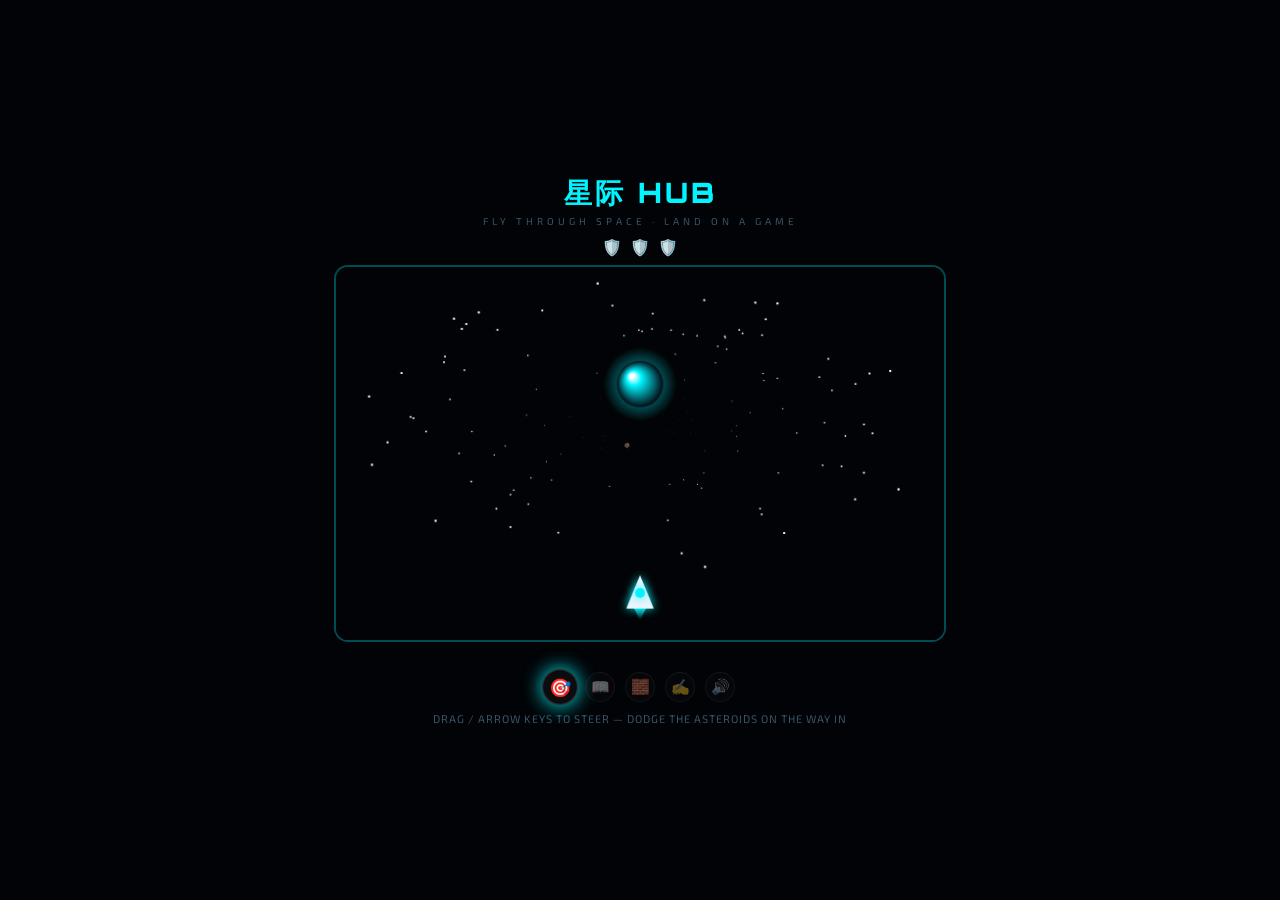
<file: space-hub.html>
<!DOCTYPE html>
<html lang="en">
<head>
<meta charset="UTF-8"/>
<meta name="viewport" content="width=device-width, initial-scale=1.0"/>
<meta name="color-scheme" content="dark"/>
<title>星际 HUB – fly to a game</title>
<style>
@import url('https://fonts.googleapis.com/css2?family=Orbitron:wght@700;900&family=Exo+2:wght@400;600&display=swap');
*{box-sizing:border-box;margin:0;padding:0}
html,body{height:100%}
body{background:#010306;color:#fff;font-family:'Exo 2',sans-serif;overflow:hidden;display:flex;align-items:center;justify-content:center}
@keyframes glow{0%,100%{text-shadow:0 0 10px currentColor}50%{text-shadow:0 0 26px currentColor}}

.wrap{position:relative;width:100%;max-width:640px;padding:14px}
#title{font-family:'Orbitron',monospace;font-size:clamp(20px,5.5vw,28px);font-weight:900;color:#00f5ff;letter-spacing:3px;text-align:center;animation:glow 2.5s ease-in-out infinite;margin-bottom:2px}
#sub{text-align:center;font-size:10px;color:#3a5568;letter-spacing:4px;margin-bottom:10px}

canvas{display:block;width:100%;background:#010306;border:2px solid rgba(0,245,255,.3);border-radius:14px;touch-action:none}

#lives{display:flex;justify-content:center;gap:8px;margin-bottom:8px}
.life-icon{font-size:16px;filter:grayscale(1) opacity(.25);transition:filter .2s}
.life-icon.on{filter:none}

#trail{display:flex;justify-content:center;gap:10px;margin-top:10px}
.trail-dot{width:30px;height:30px;border-radius:50%;display:flex;align-items:center;justify-content:center;font-size:15px;background:rgba(255,255,255,.04);border:1.5px solid rgba(255,255,255,.15);opacity:.4;transition:all .3s}
.trail-dot.visited{opacity:1;box-shadow:0 0 12px currentColor}
.trail-dot.current{opacity:1;transform:scale(1.2);box-shadow:0 0 16px currentColor}

#hint{text-align:center;font-size:11px;color:#3a5568;margin-top:10px;letter-spacing:1px}
#ast-toast{text-align:center;height:20px;font-family:'Orbitron',monospace;font-size:12px;font-weight:700;color:#ff4466;transition:opacity .2s}

#arrive{position:fixed;inset:0;background:rgba(2,6,12,.92);display:none;align-items:center;justify-content:center;flex-direction:column;gap:12px;text-align:center;z-index:50;padding:20px}
#arrive.show{display:flex}
#arrive-icon{font-size:56px}
#arrive-title{font-family:'Orbitron',monospace;font-size:22px;font-weight:900;letter-spacing:2px}
#arrive-sub{font-size:12px;color:#5577aa;letter-spacing:2px}
#arrive-play{margin-top:8px;padding:15px 34px;border-radius:14px;font-family:'Orbitron',monospace;font-size:14px;font-weight:900;letter-spacing:3px;cursor:pointer;text-decoration:none;display:inline-block}
#arrive-next{padding:11px 26px;background:transparent;border:1px solid rgba(255,255,255,.15);border-radius:13px;color:#44667a;font-family:'Orbitron',monospace;font-size:11px;letter-spacing:3px;cursor:pointer}
</style>
</head>
<body>

<div class="wrap">
  <div id="title">星际 HUB</div>
  <div id="sub">FLY THROUGH SPACE · LAND ON A GAME</div>
  <div id="lives"></div>
  <canvas id="cv" width="620" height="380"></canvas>
  <div id="ast-toast"></div>
  <div id="trail"></div>
  <div id="hint">DRAG / ARROW KEYS TO STEER — DODGE THE ASTEROIDS ON THE WAY IN</div>
</div>

<div id="arrive">
  <div id="arrive-icon"></div>
  <div id="arrive-title"></div>
  <div id="arrive-sub">ORBIT REACHED</div>
  <a id="arrive-play" href="https://chinese-spelling-learning.com" target="_blank" rel="noopener">▶ PLAY THIS GAME</a>
  <button id="arrive-next">🚀 CONTINUE JOURNEY</button>
</div>

<script>
var PLANETS = [
  { id:'quest',     icon:'🎯', name:'汉字 QUEST',    color:'#00f5ff' },
  { id:'recall',    icon:'📖', name:'段落 RECALL',   color:'#8844ff' },
  { id:'wall',      icon:'🧱', name:'汉字 WALL',     color:'#ff6b35' },
  { id:'handwrite', icon:'✍️', name:'手写 TRACE',    color:'#22ffaa' },
  { id:'dictation', icon:'🔊', name:'听写 DICTATION',color:'#ffa500' }
];

var cv = document.getElementById('cv');
var ctx = cv.getContext('2d');
var W = cv.width, H = cv.height;
var CX = W/2, HORIZON = H*0.42;

var planetIdx = 0;
var approach = 0;        // 0 (far) -> 1 (arrived)
var shipX = 0;            // steering offset, -1..1
var steerTarget = 0;
var stars = [];
var visited = [];
var arriving = false;
var raf;

var LIVES_MAX = 3;
var lives = LIVES_MAX;
var asteroids = [];
var astSpawnCd = 900;
var hitFlashMs = 0;

function buildLives(){
  var el = document.getElementById('lives');
  el.innerHTML = '';
  for (var i = 0; i < LIVES_MAX; i++) {
    var d = document.createElement('span');
    d.className = 'life-icon' + (i < lives ? ' on' : '');
    d.textContent = '🛡️';
    el.appendChild(d);
  }
}
buildLives();

function astToast(msg){
  var t = document.getElementById('ast-toast');
  t.textContent = msg;
  t.style.opacity = '1';
  clearTimeout(astToast._t);
  astToast._t = setTimeout(function(){ t.style.opacity = '0'; }, 900);
}

for (var i = 0; i < 140; i++) {
  stars.push({ a: Math.random()*Math.PI*2, r: Math.random()*260, speed: 0.6 + Math.random()*1.8 });
}

function buildTrail(){
  var t = document.getElementById('trail');
  t.innerHTML = '';
  PLANETS.forEach(function(p, i){
    var d = document.createElement('div');
    d.className = 'trail-dot' + (visited.indexOf(p.id) > -1 ? ' visited' : '') + (i === planetIdx ? ' current' : '');
    d.style.color = p.color;
    d.textContent = p.icon;
    t.appendChild(d);
  });
}
buildTrail();

function drawStarfield(dt){
  ctx.fillStyle = '#010306';
  ctx.fillRect(0,0,W,H);
  ctx.save();
  ctx.translate(CX, HORIZON);
  for (var i = 0; i < stars.length; i++) {
    var s = stars[i];
    s.r += s.speed * dt * 0.06 * (1 + approach*1.6);
    if (s.r > 300) { s.r = 10; s.a = Math.random()*Math.PI*2; }
    var x = Math.cos(s.a) * s.r;
    var y = Math.sin(s.a) * s.r * 0.5;
    var sz = Math.max(0.5, s.r/300*2.2);
    ctx.fillStyle = 'rgba(255,255,255,' + Math.min(1, s.r/120) + ')';
    ctx.fillRect(x, y, sz, sz);
  }
  ctx.restore();
}

function drawPlanet(p, dt){
  approach = Math.min(1, approach + dt * 0.00028);
  var radius = 8 + approach*approach*150;
  var px = CX + shipX*40*(1-approach);
  var py = HORIZON - 20 - (1-approach)*30;

  // glow
  var grad = ctx.createRadialGradient(px, py, radius*0.2, px, py, radius*1.6);
  grad.addColorStop(0, p.color + 'aa');
  grad.addColorStop(1, p.color + '00');
  ctx.fillStyle = grad;
  ctx.beginPath();
  ctx.arc(px, py, radius*1.6, 0, Math.PI*2);
  ctx.fill();

  // sphere body
  var sphereGrad = ctx.createRadialGradient(px - radius*0.35, py - radius*0.35, radius*0.1, px, py, radius);
  sphereGrad.addColorStop(0, '#ffffff');
  sphereGrad.addColorStop(0.25, p.color);
  sphereGrad.addColorStop(1, '#050912');
  ctx.fillStyle = sphereGrad;
  ctx.beginPath();
  ctx.arc(px, py, radius, 0, Math.PI*2);
  ctx.fill();

  if (radius > 26) {
    ctx.font = (radius*0.4) + 'px sans-serif';
    ctx.textAlign = 'center';
    ctx.textBaseline = 'middle';
    ctx.fillText(p.icon, px, py);
    if (radius > 60) {
      ctx.font = "700 12px 'Orbitron', monospace";
      ctx.fillStyle = p.color;
      ctx.textBaseline = 'alphabetic';
      ctx.fillText(p.name, px, py + radius + 22);
    }
  }
  return approach >= 0.985;
}

var ASTEROID_RATE = 0.0005; // depth progress per ms — ~2s horizon-to-ship transit
var SHIP_Y = H - 46;

function astScale(p){ return 0.12 + p*p*1.05; }
function astX(p, lane){ return CX + lane * (W*0.32) * p; }
function astY(p){ return HORIZON + (SHIP_Y - HORIZON) * p; }

function spawnAsteroid(){
  var jitter = [];
  for (var i = 0; i < 8; i++) jitter.push(0.7 + Math.random()*0.45);
  asteroids.push({
    p: 0,
    lane: (Math.random()*2 - 1) * 0.9,
    size: 13 + Math.random()*9,
    rot: Math.random()*Math.PI*2,
    spin: (Math.random()-0.5)*0.0035,
    jitter: jitter,
    resolved: false
  });
}

function drawAsteroid(a){
  var scale = astScale(a.p);
  var px = astX(a.p, a.lane);
  var py = astY(a.p);
  var r = a.size * scale;
  a.rot += a.spin * 16;

  ctx.save();
  ctx.translate(px, py);
  ctx.rotate(a.rot);
  ctx.fillStyle = '#5a4636';
  ctx.strokeStyle = '#a88a68';
  ctx.lineWidth = Math.max(0.6, r*0.05);
  ctx.beginPath();
  for (var i = 0; i < a.jitter.length; i++) {
    var ang = (i/a.jitter.length) * Math.PI*2;
    var rr = r * a.jitter[i];
    var x = Math.cos(ang)*rr, y = Math.sin(ang)*rr;
    if (i === 0) ctx.moveTo(x,y); else ctx.lineTo(x,y);
  }
  ctx.closePath();
  ctx.fill();
  ctx.stroke();
  ctx.restore();
}

function updateAsteroids(dt, shipScreenX){
  astSpawnCd -= dt;
  if (astSpawnCd <= 0) {
    spawnAsteroid();
    astSpawnCd = 700 + Math.random()*700;
  }

  for (var i = asteroids.length - 1; i >= 0; i--) {
    var a = asteroids[i];
    a.p += ASTEROID_RATE * dt;
    drawAsteroid(a);

    if (!a.resolved && a.p >= 0.95) {
      a.resolved = true;
      var hitRadius = a.size*astScale(a.p)*0.7 + 15;
      if (Math.abs(astX(a.p, a.lane) - shipScreenX) < hitRadius) {
        lives = Math.max(0, lives - 1);
        buildLives();
        hitFlashMs = 220;
        astToast('💥 HIT! shield ' + lives + '/' + LIVES_MAX);
        if (lives === 0) {
          setTimeout(function(){
            if (arriving) return; // don't stomp an in-progress planet arrival
            lives = LIVES_MAX;
            approach = 0;
            asteroids = [];
            buildLives();
            astToast('🛠️ SHIELDS RESTORED — RE-APPROACHING');
          }, 260);
        }
      }
    }

    if (a.p > 1.2) asteroids.splice(i, 1);
  }
}

function drawShip(){
  var sx = CX + shipX * (W*0.32);
  var sy = H - 46;
  ctx.save();
  ctx.translate(sx, sy);
  ctx.rotate(shipX * 0.35);
  // flame
  var flick = 6 + Math.random()*8;
  var fg = ctx.createLinearGradient(0, 14, 0, 14+flick);
  fg.addColorStop(0, '#00f5ffcc');
  fg.addColorStop(1, '#00f5ff00');
  ctx.fillStyle = fg;
  ctx.beginPath();
  ctx.moveTo(-6, 14); ctx.lineTo(6, 14); ctx.lineTo(0, 14+flick); ctx.closePath();
  ctx.fill();
  // hull
  ctx.fillStyle = '#e8f6ff';
  ctx.shadowColor = '#00f5ff';
  ctx.shadowBlur = 10;
  ctx.beginPath();
  ctx.moveTo(0, -20); ctx.lineTo(14, 14); ctx.lineTo(-14, 14); ctx.closePath();
  ctx.fill();
  ctx.fillStyle = '#00f5ff';
  ctx.beginPath();
  ctx.arc(0, -2, 5, 0, Math.PI*2);
  ctx.fill();
  ctx.shadowBlur = 0;
  ctx.restore();
}

var lastTs = null;
function loop(ts){
  if (arriving) return;
  var dt = lastTs ? Math.min(ts - lastTs, 50) : 16;
  lastTs = ts;

  shipX += (steerTarget - shipX) * 0.06;
  var shipScreenX = CX + shipX * (W*0.32);

  drawStarfield(dt);
  var arrived = drawPlanet(PLANETS[planetIdx], dt);
  updateAsteroids(dt, shipScreenX);
  drawShip();

  if (hitFlashMs > 0) {
    hitFlashMs -= dt;
    ctx.fillStyle = 'rgba(255,30,60,' + Math.max(0, hitFlashMs/220*0.35) + ')';
    ctx.fillRect(0, 0, W, H);
  }

  if (arrived) {
    doArrive();
    return;
  }
  raf = requestAnimationFrame(loop);
}

function doArrive(){
  arriving = true;
  var p = PLANETS[planetIdx];
  if (visited.indexOf(p.id) === -1) visited.push(p.id);
  buildTrail();
  document.getElementById('arrive-icon').textContent = p.icon;
  document.getElementById('arrive-title').textContent = p.name;
  document.getElementById('arrive-title').style.color = p.color;
  var btn = document.getElementById('arrive-play');
  btn.style.background = p.color + '22';
  btn.style.border = '1.5px solid ' + p.color;
  btn.style.color = p.color;
  document.getElementById('arrive').classList.add('show');
}

document.getElementById('arrive-next').addEventListener('click', function(){
  document.getElementById('arrive').classList.remove('show');
  planetIdx = (planetIdx + 1) % PLANETS.length;
  approach = 0;
  asteroids = [];
  astSpawnCd = 900;
  arriving = false;
  lastTs = null;
  buildTrail();
  raf = requestAnimationFrame(loop);
});

// steering
document.addEventListener('keydown', function(e){
  if (e.code === 'ArrowLeft') steerTarget = Math.max(-1, steerTarget - 0.34);
  if (e.code === 'ArrowRight') steerTarget = Math.min(1, steerTarget + 0.34);
});
var dragging = false, dragStartX = 0, dragStartSteer = 0;
cv.addEventListener('mousedown', function(e){ dragging = true; dragStartX = e.clientX; dragStartSteer = steerTarget; });
window.addEventListener('mousemove', function(e){ if(!dragging) return; steerTarget = Math.max(-1, Math.min(1, dragStartSteer + (e.clientX - dragStartX)/120)); });
window.addEventListener('mouseup', function(){ dragging = false; });
cv.addEventListener('touchstart', function(e){ dragging = true; dragStartX = e.touches[0].clientX; dragStartSteer = steerTarget; }, {passive:true});
cv.addEventListener('touchmove', function(e){ if(!dragging) return; steerTarget = Math.max(-1, Math.min(1, dragStartSteer + (e.touches[0].clientX - dragStartX)/120)); }, {passive:true});
cv.addEventListener('touchend', function(){ dragging = false; });

raf = requestAnimationFrame(loop);
</script>
</body>
</html>
</file>
